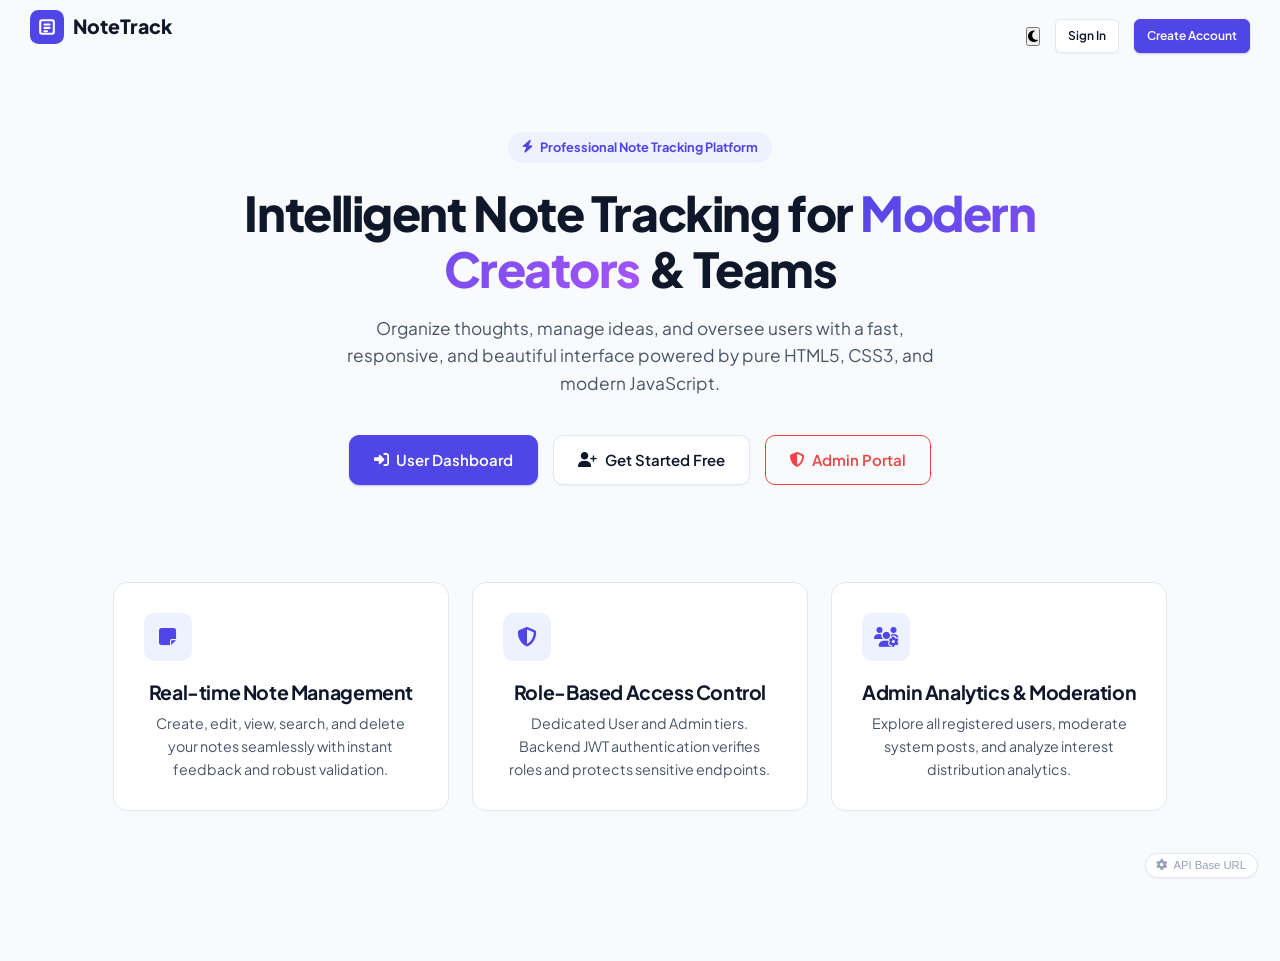
<file: index.html>
<!DOCTYPE html>
<html lang="en">
<head>
  <meta charset="UTF-8">
  <meta name="viewport" content="width=device-width, initial-scale=1.0">
  <title>NoteTrack SaaS - Professional Note Tracking System</title>
  <link rel="icon" type="image/svg+xml" href="assets/images/logo.svg">
  <link rel="stylesheet" href="https://cdnjs.cloudflare.com/ajax/libs/font-awesome/6.5.1/css/all.min.css">
  <link rel="stylesheet" href="assets/css/style.css">
  <link rel="stylesheet" href="assets/css/auth.css">
  <link rel="stylesheet" href="assets/css/responsive.css">
  <style>
    .landing-hero {
      min-height: 85vh;
      display: flex;
      flex-direction: column;
      align-items: center;
      justify-content: center;
      text-align: center;
      padding: 4rem 1.5rem;
      position: relative;
    }
    .landing-nav {
      height: 72px;
      display: flex;
      align-items: center;
      justify-content: space-between;
      padding: 0 2rem;
      max-width: 1300px;
      margin: 0 auto;
      width: 100%;
    }
    .hero-pill {
      display: inline-flex;
      align-items: center;
      gap: 0.5rem;
      padding: 0.35rem 0.9rem;
      background: var(--primary-light);
      color: var(--primary);
      border-radius: var(--radius-full);
      font-size: 0.85rem;
      font-weight: 700;
      margin-bottom: 1.5rem;
    }
    .hero-title {
      font-size: 3.2rem;
      font-weight: 800;
      line-height: 1.15;
      max-width: 800px;
      margin-bottom: 1.25rem;
      letter-spacing: -0.03em;
    }
    .hero-title span {
      background: linear-gradient(135deg, var(--primary) 0%, #a855f7 100%);
      -webkit-background-clip: text;
      -webkit-text-fill-color: transparent;
    }
    .hero-subtitle {
      font-size: 1.15rem;
      max-width: 620px;
      color: var(--text-secondary);
      margin-bottom: 2.5rem;
      line-height: 1.6;
    }
    .hero-actions {
      display: flex;
      align-items: center;
      gap: 1rem;
      flex-wrap: wrap;
      justify-content: center;
      margin-bottom: 3.5rem;
    }
    .preview-card {
      max-width: 960px;
      width: 100%;
      border-radius: var(--radius-xl);
      border: 1px solid var(--border-color);
      background-color: var(--bg-surface);
      box-shadow: var(--shadow-xl);
      padding: 1rem;
      margin: 0 auto;
      position: relative;
      overflow: hidden;
    }
    .feature-grid {
      display: grid;
      grid-template-columns: repeat(auto-fit, minmax(280px, 1fr));
      gap: 1.5rem;
      max-width: 1100px;
      margin: 3rem auto 6rem;
      padding: 0 1.5rem;
    }
    .feature-box {
      background: var(--bg-surface);
      border: 1px solid var(--border-color);
      border-radius: var(--radius-lg);
      padding: 2rem;
      transition: transform var(--transition-fast);
    }
    .feature-box:hover {
      transform: translateY(-4px);
    }
    .feature-icon-wrapper {
      width: 48px;
      height: 48px;
      border-radius: var(--radius-md);
      background: var(--primary-light);
      color: var(--primary);
      display: flex;
      align-items: center;
      justify-content: center;
      font-size: 1.3rem;
      margin-bottom: 1.25rem;
    }
  </style>
</head>
<body>
  <!-- Navigation Header -->
  <header class="landing-nav">
    <a href="index.html" class="auth-logo">
      <img src="assets/images/logo.svg" alt="NoteTrack" width="34" height="34">
      <span>NoteTrack</span>
    </a>
    <div class="d-flex align-center gap-2">
      <button class="icon-action-btn theme-toggle-btn" aria-label="Toggle theme">
        <i class="fa-solid fa-moon"></i>
      </button>
      <a href="login.html" class="btn btn-secondary btn-sm">Sign In</a>
      <a href="register.html" class="btn btn-primary btn-sm">Create Account</a>
    </div>
  </header>

  <!-- Hero Section -->
  <main class="landing-hero">
    <div class="hero-pill">
      <i class="fa-solid fa-bolt"></i> Professional Note Tracking Platform
    </div>
    <h1 class="hero-title">
      Intelligent Note Tracking for <span>Modern Creators</span> & Teams
    </h1>
    <p class="hero-subtitle">
      Organize thoughts, manage ideas, and oversee users with a fast, responsive, and beautiful interface powered by pure HTML5, CSS3, and modern JavaScript.
    </p>

    <div class="hero-actions">
      <a href="login.html" class="btn btn-primary btn-lg">
        <i class="fa-solid fa-right-to-bracket"></i> User Dashboard
      </a>
      <a href="register.html" class="btn btn-secondary btn-lg">
        <i class="fa-solid fa-user-plus"></i> Get Started Free
      </a>
      <a href="admin-login.html" class="btn btn-outline-danger btn-lg">
        <i class="fa-solid fa-shield-halved"></i> Admin Portal
      </a>
    </div>

    <!-- Feature Grid -->
    <div class="feature-grid">
      <div class="feature-box">
        <div class="feature-icon-wrapper">
          <i class="fa-solid fa-note-sticky"></i>
        </div>
        <h3>Real-time Note Management</h3>
        <p class="mt-1">Create, edit, view, search, and delete your notes seamlessly with instant feedback and robust validation.</p>
      </div>
      <div class="feature-box">
        <div class="feature-icon-wrapper">
          <i class="fa-solid fa-shield-halved"></i>
        </div>
        <h3>Role-Based Access Control</h3>
        <p class="mt-1">Dedicated User and Admin tiers. Backend JWT authentication verifies roles and protects sensitive endpoints.</p>
      </div>
      <div class="feature-box">
        <div class="feature-icon-wrapper">
          <i class="fa-solid fa-users-gear"></i>
        </div>
        <h3>Admin Analytics & Moderation</h3>
        <p class="mt-1">Explore all registered users, moderate system posts, and analyze interest distribution analytics.</p>
      </div>
    </div>
  </main>

  <!-- API Settings Pill -->
  <button class="api-config-trigger" onclick="UI.showApiConfigModal()">
    <i class="fa-solid fa-gear"></i> API Base URL
  </button>

  <script src="assets/js/config.js"></script>
  <script src="assets/js/api.js"></script>
  <script src="assets/js/ui.js"></script>
  <script src="assets/js/auth.js"></script>
  <script>
    // If user is already authenticated, automatically route them
    document.addEventListener('DOMContentLoaded', () => {
      if (Auth.isAuthenticated()) {
        const user = Auth.getCurrentUser();
        if (user && user.role === 'admin') {
          window.location.href = 'admin/dashboard.html';
        } else {
          window.location.href = 'user/dashboard.html';
        }
      }
    });
  </script>
</body>
</html>
</file>
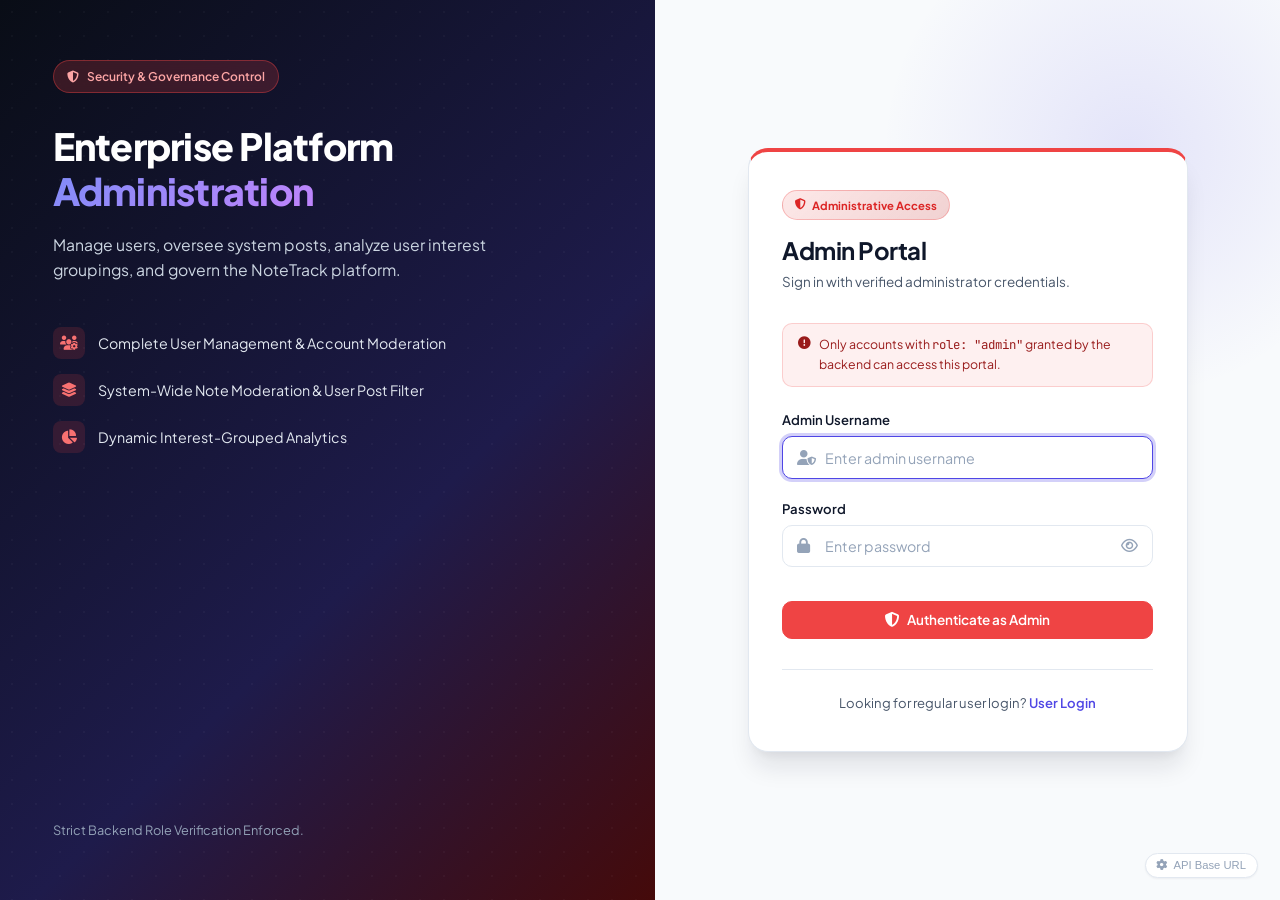
<file: admin-login.html>
<!DOCTYPE html>
<html lang="en">
<head>
  <meta charset="UTF-8">
  <meta name="viewport" content="width=device-width, initial-scale=1.0">
  <title>Admin Portal - NoteTrack SaaS</title>
  <link rel="icon" type="image/svg+xml" href="assets/images/logo.svg">
  <link rel="stylesheet" href="https://cdnjs.cloudflare.com/ajax/libs/font-awesome/6.5.1/css/all.min.css">
  <link rel="stylesheet" href="assets/css/style.css">
  <link rel="stylesheet" href="assets/css/auth.css">
  <link rel="stylesheet" href="assets/css/responsive.css">
  <style>
    .admin-auth-bg {
      background: linear-gradient(135deg, #090d16 0%, #1e1b4b 60%, #450a0a 100%);
    }
  </style>
</head>
<body>
  <div class="auth-wrapper">
    <!-- Brand Feature Sidebar (Admin Theme) -->
    <div class="auth-side-brand admin-auth-bg">
      <div class="auth-side-content">
        <div class="brand-badge" style="background: rgba(239, 68, 68, 0.2); border-color: rgba(239, 68, 68, 0.4); color: #fca5a5;">
          <i class="fa-solid fa-shield-halved"></i> Security & Governance Control
        </div>
        <h1>Enterprise Platform <span>Administration</span></h1>
        <p>Manage users, oversee system posts, analyze user interest groupings, and govern the NoteTrack platform.</p>

        <div class="feature-pill-list">
          <div class="feature-pill-item">
            <div class="feature-pill-icon" style="color: #f87171; background: rgba(239, 68, 68, 0.15);">
              <i class="fa-solid fa-users-gear"></i>
            </div>
            <span>Complete User Management & Account Moderation</span>
          </div>
          <div class="feature-pill-item">
            <div class="feature-pill-icon" style="color: #f87171; background: rgba(239, 68, 68, 0.15);">
              <i class="fa-solid fa-layer-group"></i>
            </div>
            <span>System-Wide Note Moderation & User Post Filter</span>
          </div>
          <div class="feature-pill-item">
            <div class="feature-pill-icon" style="color: #f87171; background: rgba(239, 68, 68, 0.15);">
              <i class="fa-solid fa-chart-pie"></i>
            </div>
            <span>Dynamic Interest-Grouped Analytics</span>
          </div>
        </div>
      </div>

      <div class="auth-side-footer">
        Strict Backend Role Verification Enforced.
      </div>
    </div>

    <!-- Admin Form Side -->
    <div class="auth-side-form">
      <div class="auth-card" style="border-top: 4px solid var(--danger);">
        <div class="auth-header">
          <div class="admin-badge">
            <i class="fa-solid fa-shield-halved"></i> Administrative Access
          </div>
          <h2>Admin Portal</h2>
          <p>Sign in with verified administrator credentials.</p>
        </div>

        <div class="admin-banner">
          <i class="fa-solid fa-circle-exclamation" style="margin-top: 2px;"></i>
          <span>Only accounts with <code>role: "admin"</code> granted by the backend can access this portal.</span>
        </div>

        <div id="auth-alert" class="alert alert-danger" style="display: none;"></div>

        <form id="admin-login-form" novalidate>
          <div class="form-group">
            <label class="form-label" for="username">Admin Username</label>
            <div class="input-group">
              <span class="input-icon-left"><i class="fa-solid fa-user-shield"></i></span>
              <input type="text" id="username" class="form-control" placeholder="Enter admin username" required autocomplete="username" autofocus>
            </div>
          </div>

          <div class="form-group">
            <label class="form-label" for="password">Password</label>
            <div class="input-group">
              <span class="input-icon-left"><i class="fa-solid fa-lock"></i></span>
              <input type="password" id="password" class="form-control" placeholder="Enter password" required autocomplete="current-password">
              <button type="button" class="input-icon-right" id="toggle-password" aria-label="Toggle password visibility">
                <i class="fa-regular fa-eye"></i>
              </button>
            </div>
          </div>

          <button type="submit" id="submit-btn" class="btn btn-danger w-100 mt-2">
            <i class="fa-solid fa-shield-halved"></i>
            <span>Authenticate as Admin</span>
          </button>
        </form>

        <div class="auth-footer-nav">
          Looking for regular user login? <a href="login.html">User Login</a>
        </div>
      </div>
    </div>
  </div>

  <!-- API Setting trigger -->
  <button class="api-config-trigger" onclick="UI.showApiConfigModal()">
    <i class="fa-solid fa-gear"></i> API Base URL
  </button>

  <script src="assets/js/config.js"></script>
  <script src="assets/js/api.js"></script>
  <script src="assets/js/ui.js"></script>
  <script src="assets/js/auth.js"></script>
  <script>
    document.addEventListener('DOMContentLoaded', () => {
      // If already logged in as admin, redirect to admin dashboard
      if (Auth.isAuthenticated()) {
        const u = Auth.getCurrentUser();
        if (u && u.role === 'admin') {
          window.location.href = 'admin/dashboard.html';
        }
      }

      // Password visibility toggle
      const toggleBtn = document.getElementById('toggle-password');
      const passwordInput = document.getElementById('password');
      toggleBtn.addEventListener('click', () => {
        const type = passwordInput.getAttribute('type') === 'password' ? 'text' : 'password';
        passwordInput.setAttribute('type', type);
        toggleBtn.innerHTML = type === 'password' 
          ? '<i class="fa-regular fa-eye"></i>' 
          : '<i class="fa-regular fa-eye-slash"></i>';
      });

      const form = document.getElementById('admin-login-form');
      const alertBox = document.getElementById('auth-alert');
      const submitBtn = document.getElementById('submit-btn');

      form.addEventListener('submit', async (e) => {
        e.preventDefault();
        alertBox.style.display = 'none';

        const username = document.getElementById('username').value.trim();
        const password = document.getElementById('password').value;

        if (!username || !password) {
          alertBox.textContent = 'Please enter both username and password.';
          alertBox.style.display = 'flex';
          return;
        }

        submitBtn.disabled = true;
        submitBtn.innerHTML = '<span class="spinner"></span> Verifying Admin Privileges...';

        try {
          const res = await Auth.adminLogin(username, password);
          UI.showToast(`Welcome Admin, ${res.user.username}!`, 'success');

          setTimeout(() => {
            window.location.href = 'admin/dashboard.html';
          }, 800);
        } catch (error) {
          submitBtn.disabled = false;
          submitBtn.innerHTML = '<i class="fa-solid fa-shield-halved"></i> <span>Authenticate as Admin</span>';
          alertBox.textContent = error.message;
          alertBox.style.display = 'flex';
          UI.showToast(error.message, 'error');
        }
      });
    });
  </script>
</body>
</html>
</file>
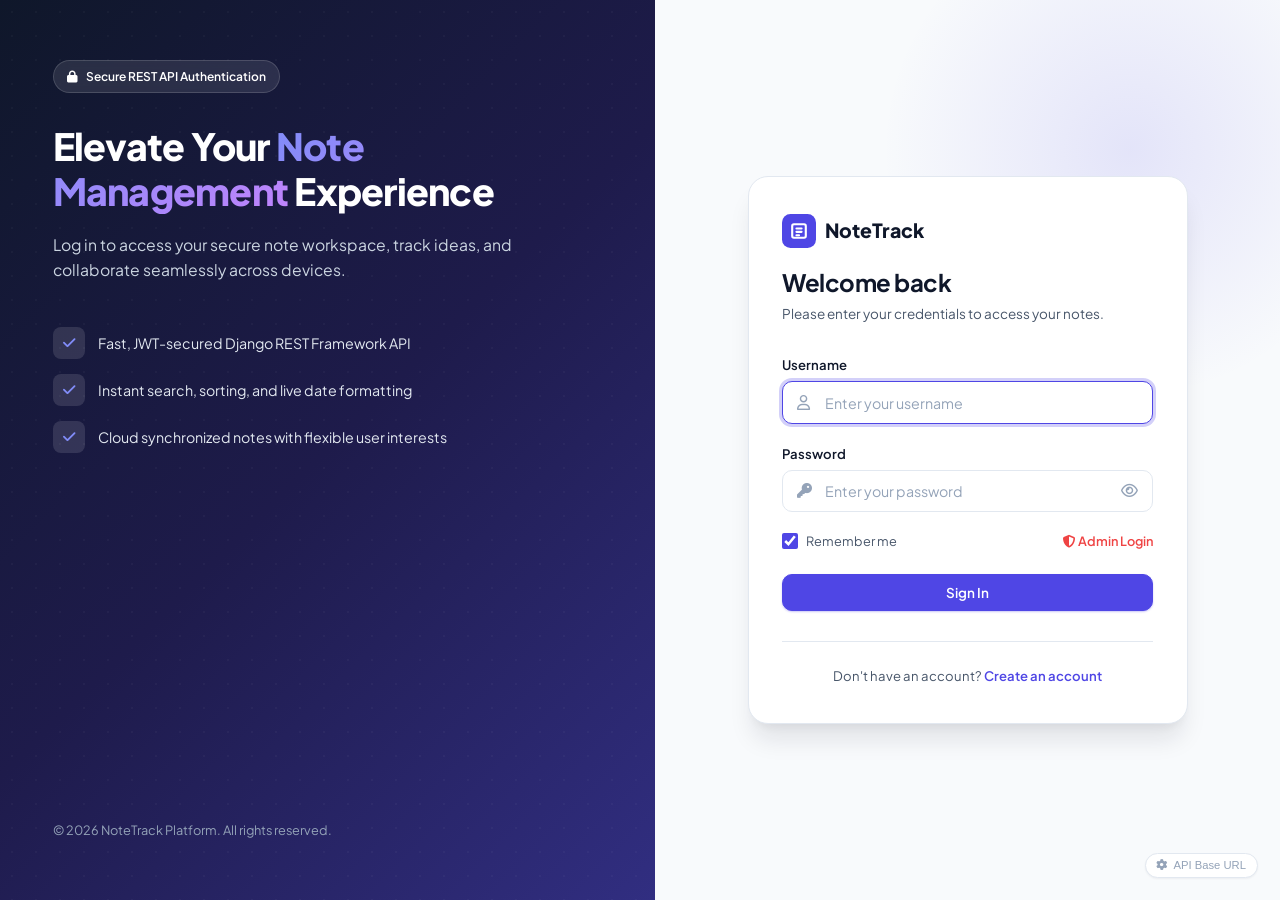
<file: login.html>
<!DOCTYPE html>
<html lang="en">
<head>
  <meta charset="UTF-8">
  <meta name="viewport" content="width=device-width, initial-scale=1.0">
  <title>Sign In - NoteTrack SaaS</title>
  <link rel="icon" type="image/svg+xml" href="assets/images/logo.svg">
  <link rel="stylesheet" href="https://cdnjs.cloudflare.com/ajax/libs/font-awesome/6.5.1/css/all.min.css">
  <link rel="stylesheet" href="assets/css/style.css">
  <link rel="stylesheet" href="assets/css/auth.css">
  <link rel="stylesheet" href="assets/css/responsive.css">
</head>
<body>
  <div class="auth-wrapper">
    <!-- Brand Feature Sidebar -->
    <div class="auth-side-brand">
      <div class="auth-side-content">
        <div class="brand-badge">
          <i class="fa-solid fa-lock"></i> Secure REST API Authentication
        </div>
        <h1>Elevate Your <span>Note Management</span> Experience</h1>
        <p>Log in to access your secure note workspace, track ideas, and collaborate seamlessly across devices.</p>

        <div class="feature-pill-list">
          <div class="feature-pill-item">
            <div class="feature-pill-icon"><i class="fa-solid fa-check"></i></div>
            <span>Fast, JWT-secured Django REST Framework API</span>
          </div>
          <div class="feature-pill-item">
            <div class="feature-pill-icon"><i class="fa-solid fa-check"></i></div>
            <span>Instant search, sorting, and live date formatting</span>
          </div>
          <div class="feature-pill-item">
            <div class="feature-pill-icon"><i class="fa-solid fa-check"></i></div>
            <span>Cloud synchronized notes with flexible user interests</span>
          </div>
        </div>
      </div>

      <div class="auth-side-footer">
        &copy; 2026 NoteTrack Platform. All rights reserved.
      </div>
    </div>

    <!-- Login Form Side -->
    <div class="auth-side-form">
      <div class="auth-card">
        <div class="auth-header">
          <a href="index.html" class="auth-logo">
            <img src="assets/images/logo.svg" alt="NoteTrack" width="34" height="34">
            <span>NoteTrack</span>
          </a>
          <h2>Welcome back</h2>
          <p>Please enter your credentials to access your notes.</p>
        </div>

        <div id="auth-alert" class="alert alert-danger" style="display: none;"></div>

        <form id="login-form" novalidate>
          <div class="form-group">
            <label class="form-label" for="username">Username</label>
            <div class="input-group">
              <span class="input-icon-left"><i class="fa-regular fa-user"></i></span>
              <input type="text" id="username" class="form-control" placeholder="Enter your username" required autocomplete="username" autofocus>
            </div>
          </div>

          <div class="form-group">
            <label class="form-label" for="password">Password</label>
            <div class="input-group">
              <span class="input-icon-left"><i class="fa-solid fa-key"></i></span>
              <input type="password" id="password" class="form-control" placeholder="Enter your password" required autocomplete="current-password">
              <button type="button" class="input-icon-right" id="toggle-password" aria-label="Toggle password visibility">
                <i class="fa-regular fa-eye"></i>
              </button>
            </div>
          </div>

          <div class="auth-options">
            <label class="form-check">
              <input type="checkbox" id="remember-me" checked>
              <span>Remember me</span>
            </label>
            <a href="admin-login.html" style="font-size: 0.85rem; font-weight: 600; color: var(--danger);">
              <i class="fa-solid fa-shield-halved"></i> Admin Login
            </a>
          </div>

          <button type="submit" id="submit-btn" class="btn btn-primary w-100">
            <span>Sign In</span>
          </button>
        </form>

        <div class="auth-footer-nav">
          Don't have an account? <a href="register.html">Create an account</a>
        </div>
      </div>
    </div>
  </div>

  <!-- API Setting trigger -->
  <button class="api-config-trigger" onclick="UI.showApiConfigModal()">
    <i class="fa-solid fa-gear"></i> API Base URL
  </button>

  <script src="assets/js/config.js"></script>
  <script src="assets/js/api.js"></script>
  <script src="assets/js/ui.js"></script>
  <script src="assets/js/auth.js"></script>
  <script>
    document.addEventListener('DOMContentLoaded', () => {
      // If already logged in, redirect away
      Auth.redirectIfAuthenticated();

      // Password visibility toggle
      const toggleBtn = document.getElementById('toggle-password');
      const passwordInput = document.getElementById('password');
      toggleBtn.addEventListener('click', () => {
        const type = passwordInput.getAttribute('type') === 'password' ? 'text' : 'password';
        passwordInput.setAttribute('type', type);
        toggleBtn.innerHTML = type === 'password' 
          ? '<i class="fa-regular fa-eye"></i>' 
          : '<i class="fa-regular fa-eye-slash"></i>';
      });

      // Handle form submission
      const form = document.getElementById('login-form');
      const alertBox = document.getElementById('auth-alert');
      const submitBtn = document.getElementById('submit-btn');

      form.addEventListener('submit', async (e) => {
        e.preventDefault();
        alertBox.style.display = 'none';

        const username = document.getElementById('username').value.trim();
        const password = document.getElementById('password').value;

        if (!username || !password) {
          alertBox.textContent = 'Please enter both username and password.';
          alertBox.style.display = 'flex';
          return;
        }

        // Loading state
        submitBtn.disabled = true;
        submitBtn.innerHTML = '<span class="spinner"></span> Authenticating...';

        try {
          const res = await Auth.login(username, password);
          UI.showToast('Login successful! Redirecting...', 'success');

          setTimeout(() => {
            if (res.user && res.user.role === 'admin') {
              window.location.href = 'admin/dashboard.html';
            } else {
              window.location.href = 'user/dashboard.html';
            }
          }, 800);
        } catch (error) {
          submitBtn.disabled = false;
          submitBtn.innerHTML = '<span>Sign In</span>';
          alertBox.textContent = error.message;
          alertBox.style.display = 'flex';
          UI.showToast(error.message, 'error');
        }
      });
    });
  </script>
</body>
</html>
</file>
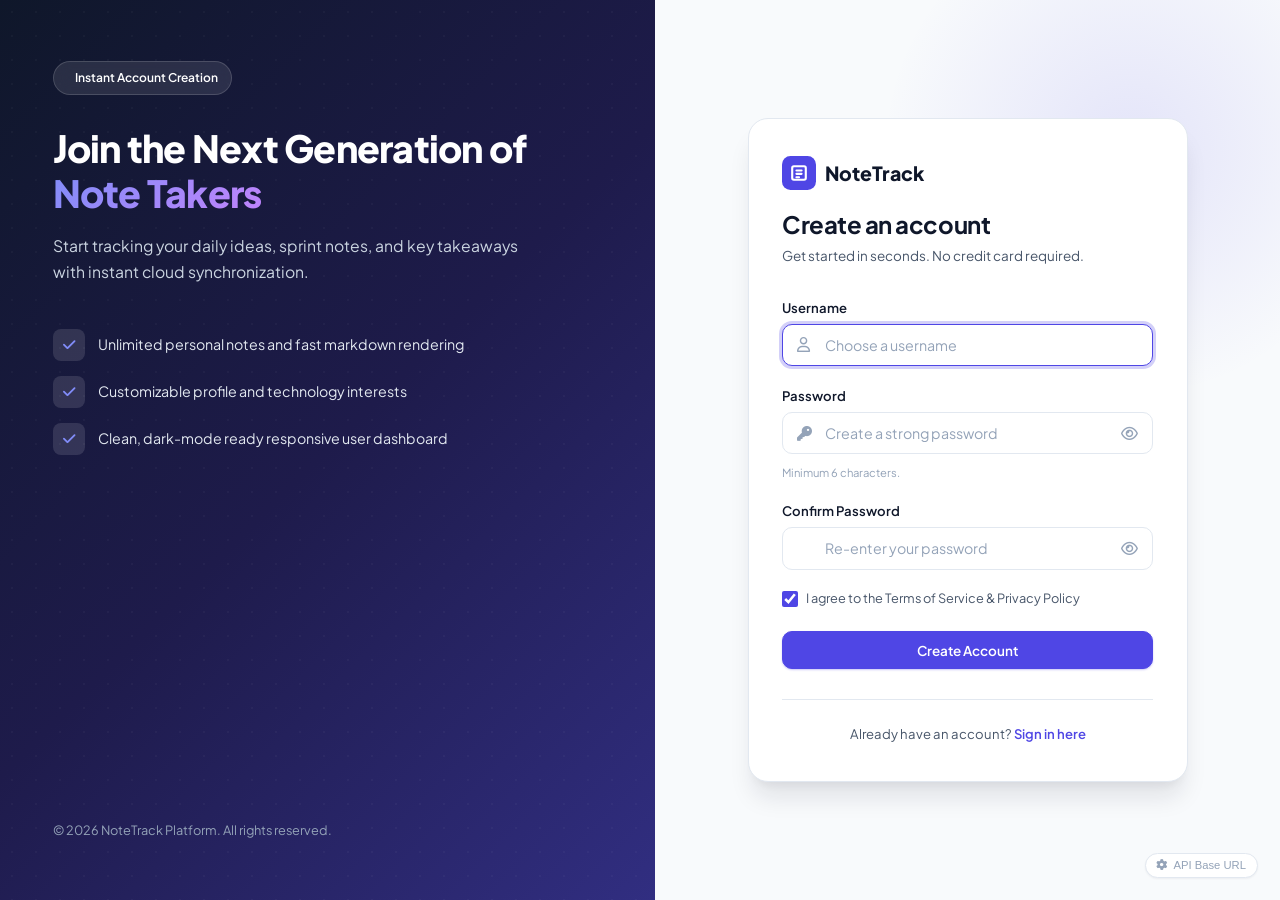
<file: register.html>
<!DOCTYPE html>
<html lang="en">
<head>
  <meta charset="UTF-8">
  <meta name="viewport" content="width=device-width, initial-scale=1.0">
  <title>Create Account - NoteTrack SaaS</title>
  <link rel="icon" type="image/svg+xml" href="assets/images/logo.svg">
  <link rel="stylesheet" href="https://cdnjs.cloudflare.com/ajax/libs/font-awesome/6.5.1/css/all.min.css">
  <link rel="stylesheet" href="assets/css/style.css">
  <link rel="stylesheet" href="assets/css/auth.css">
  <link rel="stylesheet" href="assets/css/responsive.css">
</head>
<body>
  <div class="auth-wrapper">
    <!-- Brand Feature Sidebar -->
    <div class="auth-side-brand">
      <div class="auth-side-content">
        <div class="brand-badge">
          <i class="fa-solid fa-sparkles"></i> Instant Account Creation
        </div>
        <h1>Join the Next Generation of <span>Note Takers</span></h1>
        <p>Start tracking your daily ideas, sprint notes, and key takeaways with instant cloud synchronization.</p>

        <div class="feature-pill-list">
          <div class="feature-pill-item">
            <div class="feature-pill-icon"><i class="fa-solid fa-check"></i></div>
            <span>Unlimited personal notes and fast markdown rendering</span>
          </div>
          <div class="feature-pill-item">
            <div class="feature-pill-icon"><i class="fa-solid fa-check"></i></div>
            <span>Customizable profile and technology interests</span>
          </div>
          <div class="feature-pill-item">
            <div class="feature-pill-icon"><i class="fa-solid fa-check"></i></div>
            <span>Clean, dark-mode ready responsive user dashboard</span>
          </div>
        </div>
      </div>

      <div class="auth-side-footer">
        &copy; 2026 NoteTrack Platform. All rights reserved.
      </div>
    </div>

    <!-- Registration Form Side -->
    <div class="auth-side-form">
      <div class="auth-card">
        <div class="auth-header">
          <a href="index.html" class="auth-logo">
            <img src="assets/images/logo.svg" alt="NoteTrack" width="34" height="34">
            <span>NoteTrack</span>
          </a>
          <h2>Create an account</h2>
          <p>Get started in seconds. No credit card required.</p>
        </div>

        <div id="auth-alert" class="alert alert-danger" style="display: none;"></div>

        <form id="register-form" novalidate>
          <div class="form-group">
            <label class="form-label" for="username">Username</label>
            <div class="input-group">
              <span class="input-icon-left"><i class="fa-regular fa-user"></i></span>
              <input type="text" id="username" class="form-control" placeholder="Choose a username" required autocomplete="username" autofocus>
            </div>
          </div>

          <div class="form-group">
            <label class="form-label" for="password">Password</label>
            <div class="input-group">
              <span class="input-icon-left"><i class="fa-solid fa-key"></i></span>
              <input type="password" id="password" class="form-control" placeholder="Create a strong password" required autocomplete="new-password">
              <button type="button" class="input-icon-right toggle-pwd" data-target="password" aria-label="Toggle password visibility">
                <i class="fa-regular fa-eye"></i>
              </button>
            </div>
            <span class="text-muted" style="font-size: 0.75rem; margin-top: 0.2rem;">Minimum 6 characters.</span>
          </div>

          <div class="form-group">
            <label class="form-label" for="confirm-password">Confirm Password</label>
            <div class="input-group">
              <span class="input-icon-left"><i class="fa-solid fa-shield-check"></i></span>
              <input type="password" id="confirm-password" class="form-control" placeholder="Re-enter your password" required autocomplete="new-password">
              <button type="button" class="input-icon-right toggle-pwd" data-target="confirm-password" aria-label="Toggle password visibility">
                <i class="fa-regular fa-eye"></i>
              </button>
            </div>
          </div>

          <div class="form-group mb-3">
            <label class="form-check">
              <input type="checkbox" id="terms-agree" checked required>
              <span>I agree to the Terms of Service & Privacy Policy</span>
            </label>
          </div>

          <button type="submit" id="submit-btn" class="btn btn-primary w-100">
            <span>Create Account</span>
          </button>
        </form>

        <div class="auth-footer-nav">
          Already have an account? <a href="login.html">Sign in here</a>
        </div>
      </div>
    </div>
  </div>

  <!-- API Setting trigger -->
  <button class="api-config-trigger" onclick="UI.showApiConfigModal()">
    <i class="fa-solid fa-gear"></i> API Base URL
  </button>

  <script src="assets/js/config.js"></script>
  <script src="assets/js/api.js"></script>
  <script src="assets/js/ui.js"></script>
  <script src="assets/js/auth.js"></script>
  <script>
    document.addEventListener('DOMContentLoaded', () => {
      Auth.redirectIfAuthenticated();

      // Password visibility togglers
      document.querySelectorAll('.toggle-pwd').forEach(btn => {
        btn.addEventListener('click', () => {
          const targetId = btn.getAttribute('data-target');
          const input = document.getElementById(targetId);
          const type = input.getAttribute('type') === 'password' ? 'text' : 'password';
          input.setAttribute('type', type);
          btn.innerHTML = type === 'password' 
            ? '<i class="fa-regular fa-eye"></i>' 
            : '<i class="fa-regular fa-eye-slash"></i>';
        });
      });

      const form = document.getElementById('register-form');
      const alertBox = document.getElementById('auth-alert');
      const submitBtn = document.getElementById('submit-btn');

      form.addEventListener('submit', async (e) => {
        e.preventDefault();
        alertBox.style.display = 'none';

        const username = document.getElementById('username').value.trim();
        const password = document.getElementById('password').value;
        const confirmPassword = document.getElementById('confirm-password').value;
        const termsAgree = document.getElementById('terms-agree').checked;

        if (!username) {
          alertBox.textContent = 'Please choose a username.';
          alertBox.style.display = 'flex';
          return;
        }

        if (password.length < 6) {
          alertBox.textContent = 'Password must be at least 6 characters.';
          alertBox.style.display = 'flex';
          return;
        }

        if (password !== confirmPassword) {
          alertBox.textContent = 'Passwords do not match.';
          alertBox.style.display = 'flex';
          return;
        }

        if (!termsAgree) {
          alertBox.textContent = 'You must agree to the Terms of Service.';
          alertBox.style.display = 'flex';
          return;
        }

        submitBtn.disabled = true;
        submitBtn.innerHTML = '<span class="spinner"></span> Creating account...';

        try {
          const res = await Auth.register(username, password);
          sessionStorage.setItem('flash_success_message', 'Account registered successfully! Please log in.');
          UI.showToast('Account created! Redirecting to login...', 'success');
          setTimeout(() => {
            window.location.href = 'login.html';
          }, 900);
        } catch (error) {
          submitBtn.disabled = false;
          submitBtn.innerHTML = '<span>Create Account</span>';
          alertBox.textContent = error.message;
          alertBox.style.display = 'flex';
          UI.showToast(error.message, 'error');
        }
      });
    });
  </script>
</body>
</html>
</file>
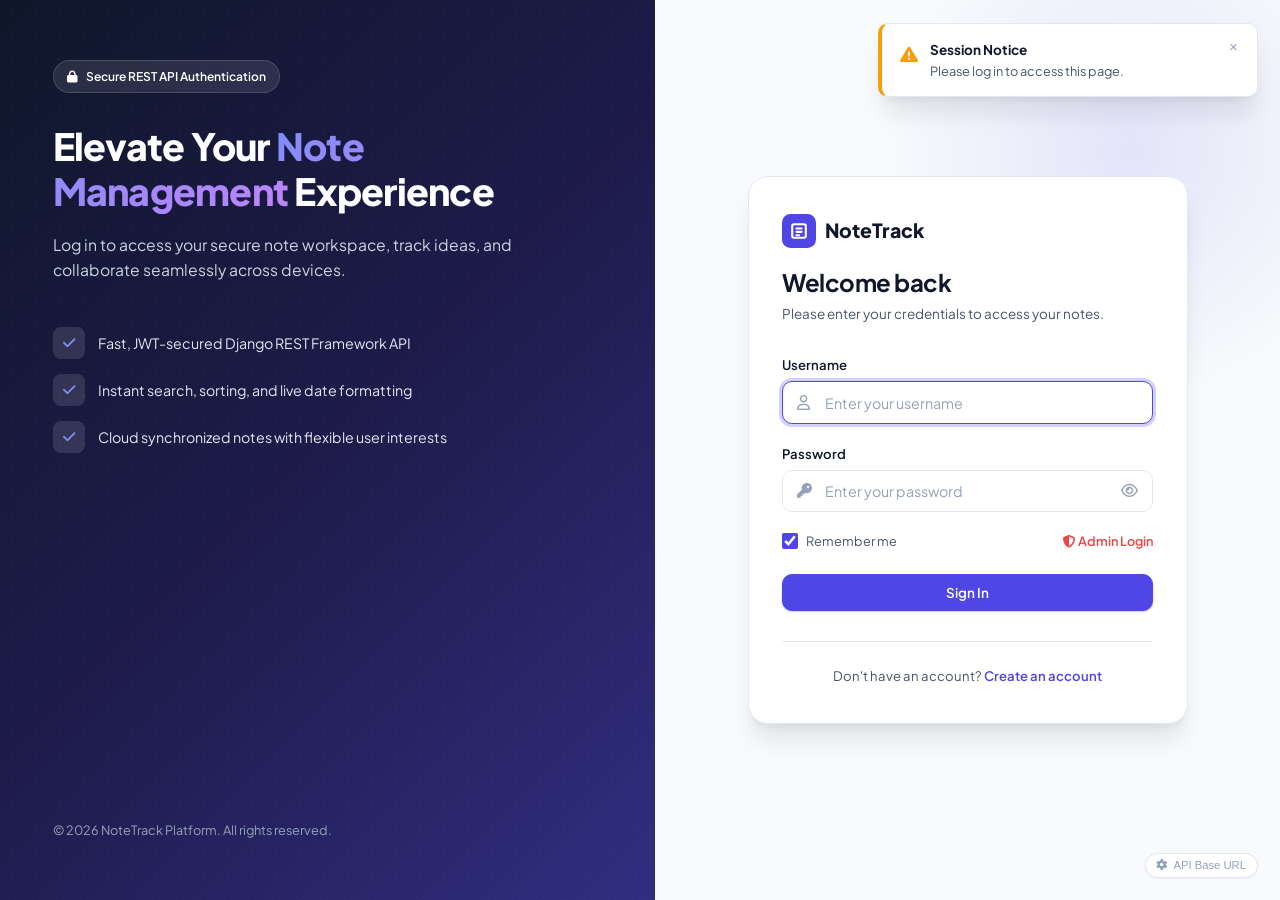
<file: admin/dashboard.html>
<!DOCTYPE html>
<html lang="en">
<head>
  <meta charset="UTF-8">
  <meta name="viewport" content="width=device-width, initial-scale=1.0">
  <title>Admin Dashboard - NoteTrack</title>
  <link rel="icon" type="image/svg+xml" href="../assets/images/logo.svg">
  <link rel="stylesheet" href="https://cdnjs.cloudflare.com/ajax/libs/font-awesome/6.5.1/css/all.min.css">
  <link rel="stylesheet" href="../assets/css/style.css">
  <link rel="stylesheet" href="../assets/css/dashboard.css">
  <link rel="stylesheet" href="../assets/css/responsive.css">
  <style>
    .interest-analytics-grid {
      display: grid;
      grid-template-columns: repeat(auto-fit, minmax(280px, 1fr));
      gap: 1.25rem;
      margin-bottom: 2.5rem;
    }
    .interest-box {
      background-color: var(--bg-surface);
      border: 1px solid var(--border-color);
      border-radius: var(--radius-lg);
      padding: 1.5rem;
      box-shadow: var(--shadow-sm);
      transition: transform var(--transition-fast);
    }
    .interest-box:hover {
      transform: translateY(-2px);
      box-shadow: var(--shadow-md);
    }
    .interest-box-header {
      display: flex;
      align-items: center;
      justify-content: space-between;
      margin-bottom: 1rem;
    }
    .interest-box-title {
      font-size: 1.05rem;
      font-weight: 700;
      color: var(--text-primary);
    }
  </style>
</head>
<body>
  <div class="app-layout">
    <!-- Admin Sidebar -->
    <aside class="app-sidebar">
      <div class="sidebar-header">
        <a href="dashboard.html" class="sidebar-brand">
          <img src="../assets/images/logo.svg" alt="NoteTrack" width="28" height="28">
          <span>NoteTrack <span class="badge badge-danger" style="font-size: 0.65rem; margin-left: 0.25rem;">ADMIN</span></span>
        </a>
      </div>

      <nav class="sidebar-nav">
        <div class="nav-section-title">Administration</div>
        <a href="dashboard.html" class="nav-item active">
          <i class="fa-solid fa-gauge-high"></i>
          <span>Overview</span>
        </a>
        <a href="users.html" class="nav-item">
          <i class="fa-solid fa-users"></i>
          <span>User Management</span>
        </a>
        <a href="notes.html" class="nav-item">
          <i class="fa-solid fa-layer-group"></i>
          <span>All Notes</span>
        </a>

        <div class="nav-section-title">User Workspace</div>
        <a href="../user/dashboard.html" class="nav-item">
          <i class="fa-regular fa-note-sticky"></i>
          <span>Switch to User View</span>
        </a>
      </nav>

      <div class="sidebar-footer">
        <div class="user-quick-profile">
          <div class="user-avatar" style="background: linear-gradient(135deg, #ef4444 0%, #b91c1c 100%);">A</div>
          <div class="user-details-mini">
            <div class="user-name-mini user-name-label">Administrator</div>
            <div class="user-role-mini">
              <span class="badge badge-danger user-role-badge">Admin</span>
            </div>
          </div>
          <button class="action-btn btn-logout-trigger" title="Log Out" style="color: #ef4444;">
            <i class="fa-solid fa-arrow-right-from-bracket"></i>
          </button>
        </div>
      </div>
    </aside>

    <!-- Main Content Area -->
    <div class="app-main">
      <!-- Topbar Header -->
      <header class="app-topbar">
        <div class="topbar-left">
          <button class="sidebar-toggle-btn" id="sidebar-toggle-btn" aria-label="Toggle navigation">
            <i class="fa-solid fa-bars"></i>
          </button>
          <div class="page-breadcrumb">
            <a href="dashboard.html">Admin</a>
            <i class="fa-solid fa-chevron-right" style="font-size: 0.7rem;"></i>
            <span>Overview</span>
          </div>
        </div>

        <div class="topbar-right">
          <button class="icon-action-btn theme-toggle-btn" onclick="UI.toggleTheme()" aria-label="Toggle theme">
            <i class="fa-solid fa-moon"></i>
          </button>

          <button class="icon-action-btn" onclick="UI.showApiConfigModal()" title="API Settings">
            <i class="fa-solid fa-gear"></i>
          </button>

          <!-- Admin Profile Dropdown -->
          <div class="profile-dropdown-wrapper">
            <button class="profile-trigger" data-dropdown-target="admin-dropdown-menu" aria-label="Admin menu">
              <div class="user-avatar" style="background: linear-gradient(135deg, #ef4444 0%, #b91c1c 100%);">A</div>
              <i class="fa-solid fa-chevron-down" style="font-size: 0.75rem; color: var(--text-muted);"></i>
            </button>
            <div class="dropdown-menu" id="admin-dropdown-menu">
              <div class="dropdown-header">
                <div class="dropdown-user-name user-name-label">Administrator</div>
                <div class="dropdown-user-email user-email-label">admin@notetrack.com</div>
              </div>
              <a href="users.html" class="dropdown-item">
                <i class="fa-solid fa-users"></i> Manage Users
              </a>
              <a href="notes.html" class="dropdown-item">
                <i class="fa-solid fa-layer-group"></i> Manage Notes
              </a>
              <button class="dropdown-item text-danger btn-logout-trigger">
                <i class="fa-solid fa-arrow-right-from-bracket"></i> Sign Out
              </button>
            </div>
          </div>
        </div>
      </header>

      <!-- Dashboard View Body -->
      <main class="page-content">
        <div class="page-header-row">
          <div class="page-title-group">
            <h1>Platform Administration</h1>
            <p>System metrics, user directory, and content governance.</p>
          </div>
          <div class="d-flex align-center gap-2">
            <button id="btn-refresh-admin" class="btn btn-secondary">
              <i class="fa-solid fa-rotate-right"></i> Refresh
            </button>
            <a href="users.html" class="btn btn-primary">
              <i class="fa-solid fa-users"></i> View All Users
            </a>
          </div>
        </div>

        <!-- Metric Cards -->
        <div class="stat-grid">
          <div class="stat-card">
            <div class="stat-icon stat-icon-indigo">
              <i class="fa-solid fa-users"></i>
            </div>
            <div class="stat-info">
              <div class="stat-value" id="stat-admin-users">0</div>
              <div class="stat-label">Total Users Registered</div>
            </div>
          </div>

          <div class="stat-card">
            <div class="stat-icon stat-icon-emerald">
              <i class="fa-solid fa-note-sticky"></i>
            </div>
            <div class="stat-info">
              <div class="stat-value" id="stat-admin-notes">0</div>
              <div class="stat-label">Total System Notes</div>
            </div>
          </div>

          <div class="stat-card">
            <div class="stat-icon stat-icon-amber">
              <i class="fa-solid fa-tags"></i>
            </div>
            <div class="stat-info">
              <div class="stat-value" id="stat-admin-interests">0</div>
              <div class="stat-label">Active Interest Groups</div>
            </div>
          </div>

          <div class="stat-card">
            <div class="stat-icon stat-icon-sky">
              <i class="fa-solid fa-server"></i>
            </div>
            <div class="stat-info">
              <div class="stat-value" style="font-size: 1.15rem; color: var(--success); font-weight: 700;">Operational</div>
              <div class="stat-label">System Service Status</div>
            </div>
          </div>
        </div>

        <!-- Section: User Interests Analytics -->
        <div class="d-flex align-center justify-between mb-2">
          <div>
            <h2>Users Grouped by Interests</h2>
            <p style="font-size: 0.85rem;">Topic distribution analytics across all users</p>
          </div>
        </div>

        <div class="interest-analytics-grid" id="interests-grid">
          <div class="skeleton skeleton-card"></div>
          <div class="skeleton skeleton-card"></div>
          <div class="skeleton skeleton-card"></div>
        </div>

        <!-- Section: Recent System Notes -->
        <div class="d-flex align-center justify-between mb-2 mt-3">
          <div>
            <h2>System Notes Overview</h2>
            <p style="font-size: 0.85rem;">Latest notes created across all platform users via <code>/api/note-lists/</code></p>
          </div>
          <a href="notes.html" class="btn btn-secondary btn-sm">Manage All Notes</a>
        </div>

        <div class="table-card">
          <div class="table-responsive">
            <table class="table">
              <thead>
                <tr>
                  <th>Title</th>
                  <th>Author</th>
                  <th>Created</th>
                  <th>Updated</th>
                  <th style="text-align: right;">Actions</th>
                </tr>
              </thead>
              <tbody id="admin-recent-notes-tbody">
                <tr>
                  <td colspan="5" class="text-center text-muted" style="padding: 2rem;">
                    <span class="spinner spinner-primary"></span> Loading system notes...
                  </td>
                </tr>
              </tbody>
            </table>
          </div>
        </div>
      </main>
    </div>
  </div>

  <script src="../assets/js/config.js"></script>
  <script src="../assets/js/api.js"></script>
  <script src="../assets/js/ui.js"></script>
  <script src="../assets/js/auth.js"></script>
  <script src="../assets/js/admin.js"></script>
  <script>
    async function loadAdminDashboard() {
      try {
        // Parallel requests
        const [usersRes, notesRes, interests] = await Promise.all([
          Admin.getAllUsers(),
          Admin.getAllNotes(),
          Admin.getInterestsGrouped()
        ]);

        // Stats
        document.getElementById('stat-admin-users').textContent = usersRes.count || usersRes.users.length;
        document.getElementById('stat-admin-notes').textContent = notesRes.count || notesRes.notes.length;
        document.getElementById('stat-admin-interests').textContent = interests.length;

        // Render Interests
        renderInterestGroups(interests);

        // Render Recent Notes
        renderRecentNotes(notesRes.notes);
      } catch (err) {
        UI.showToast(err.message, 'error', 'Admin Load Failed');
      }
    }

    function renderInterestGroups(interests) {
      const container = document.getElementById('interests-grid');
      container.innerHTML = '';

      if (!interests || interests.length === 0) {
        container.innerHTML = `
          <div class="card p-3 text-center text-muted w-100" style="grid-column: 1 / -1;">
            No user interests grouped yet. Users can add interests in their profile.
          </div>
        `;
        return;
      }

      interests.forEach(group => {
        const box = document.createElement('div');
        box.className = 'interest-box';
        const users = group.users || [];
        box.innerHTML = `
          <div class="interest-box-header">
            <div class="interest-box-title">
              <i class="fa-solid fa-bookmark" style="color: var(--primary); margin-right: 0.4rem;"></i>
              ${UI.escapeHTML(group.interest)}
            </div>
            <span class="badge badge-primary">${users.length} ${users.length === 1 ? 'user' : 'users'}</span>
          </div>
          <div class="tag-list">
            ${users.map(u => `<span class="tag-chip"><i class="fa-regular fa-user"></i> ${UI.escapeHTML(u)}</span>`).join('')}
          </div>
        `;
        container.appendChild(box);
      });
    }

    function renderRecentNotes(notes) {
      const tbody = document.getElementById('admin-recent-notes-tbody');
      tbody.innerHTML = '';

      if (!notes || notes.length === 0) {
        tbody.innerHTML = `
          <tr>
            <td colspan="5" class="text-center text-muted" style="padding: 2.5rem;">
              No notes exist in the system yet.
            </td>
          </tr>
        `;
        return;
      }

      const recentNotes = notes.slice(0, 5);

      recentNotes.forEach(note => {
        const tr = document.createElement('tr');
        tr.innerHTML = `
          <td>
            <strong>${UI.escapeHTML(note.title)}</strong>
            <div class="text-muted" style="font-size: 0.8rem; max-width: 350px; overflow: hidden; text-overflow: ellipsis; white-space: nowrap;">
              ${UI.escapeHTML(note.description)}
            </div>
          </td>
          <td>
            <span class="badge badge-secondary"><i class="fa-regular fa-user"></i> ${UI.escapeHTML(note.username || 'User')}</span>
          </td>
          <td style="font-size: 0.85rem; color: var(--text-secondary);">
            ${UI.formatDate(note.created_at)}
          </td>
          <td style="font-size: 0.85rem; color: var(--text-secondary);">
            ${UI.timeAgo(note.updated_at || note.created_at)}
          </td>
          <td style="text-align: right;">
            <button class="action-btn btn-edit-note" data-id="${note.id}" title="Edit Note">
              <i class="fa-solid fa-pen-to-square"></i>
            </button>
            <button class="action-btn delete btn-delete-note" data-id="${note.id}" data-title="${UI.escapeHTML(note.title)}" title="Delete Note">
              <i class="fa-regular fa-trash-can"></i>
            </button>
          </td>
        `;

        tr.querySelector('.btn-edit-note').onclick = () => {
          Admin.openEditNoteModal(note, () => loadAdminDashboard());
        };

        tr.querySelector('.btn-delete-note').onclick = () => {
          Admin.confirmDeleteNote(note.id, note.title, () => loadAdminDashboard());
        };

        tbody.appendChild(tr);
      });
    }

    document.addEventListener('DOMContentLoaded', () => {
      // Guard: strictly require admin
      if (!Auth.requireAuth('admin')) return;

      loadAdminDashboard();

      document.getElementById('btn-refresh-admin').addEventListener('click', () => {
        UI.showToast('Refreshing admin metrics...', 'info', '', 1500);
        loadAdminDashboard();
      });
    });
  </script>
</body>
</html>
</file>
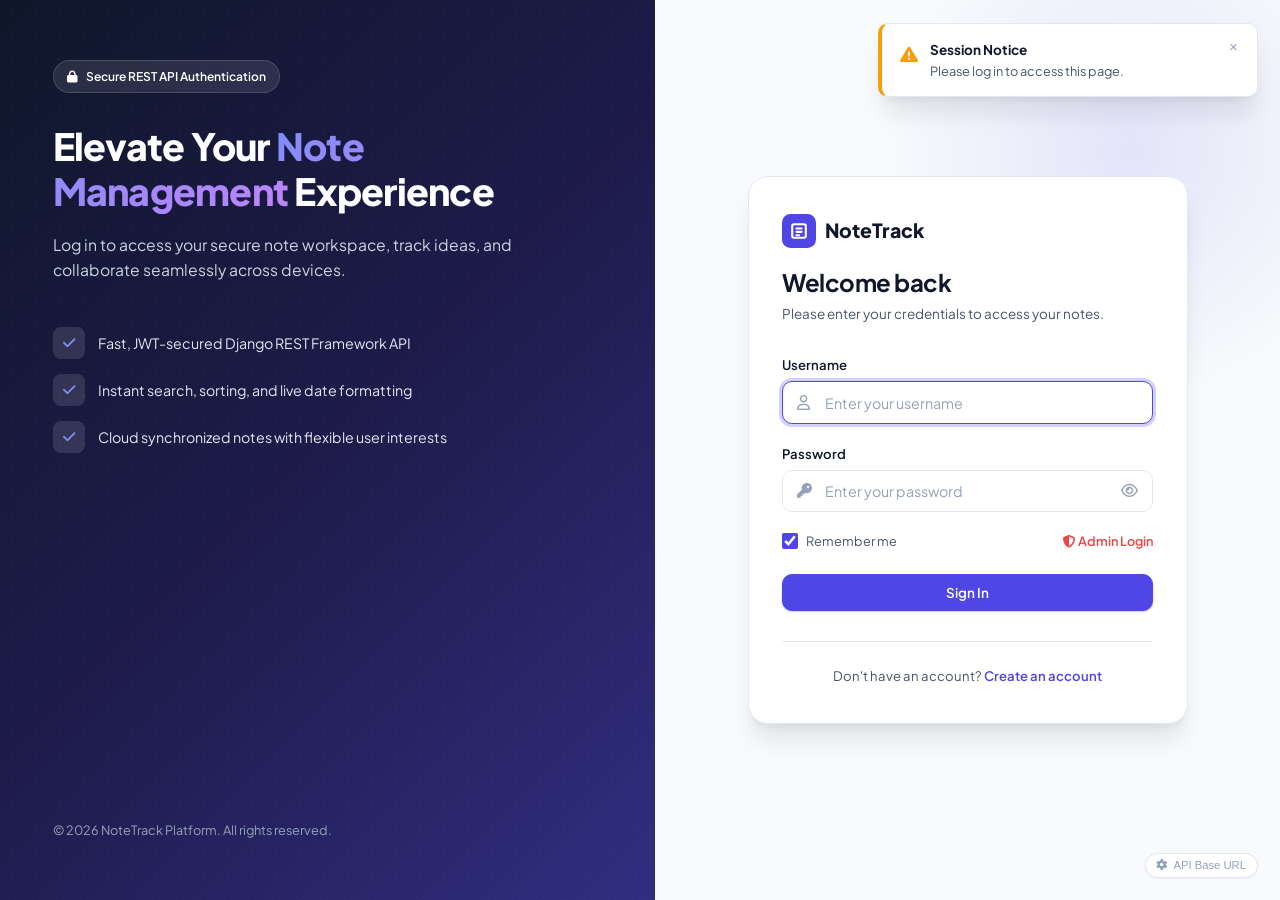
<file: admin/notes.html>
<!DOCTYPE html>
<html lang="en">
<head>
  <meta charset="UTF-8">
  <meta name="viewport" content="width=device-width, initial-scale=1.0">
  <title>Manage All Notes - NoteTrack Admin</title>
  <link rel="icon" type="image/svg+xml" href="../assets/images/logo.svg">
  <link rel="stylesheet" href="https://cdnjs.cloudflare.com/ajax/libs/font-awesome/6.5.1/css/all.min.css">
  <link rel="stylesheet" href="../assets/css/style.css">
  <link rel="stylesheet" href="../assets/css/dashboard.css">
  <link rel="stylesheet" href="../assets/css/responsive.css">
</head>
<body>
  <div class="app-layout">
    <!-- Admin Sidebar -->
    <aside class="app-sidebar">
      <div class="sidebar-header">
        <a href="dashboard.html" class="sidebar-brand">
          <img src="../assets/images/logo.svg" alt="NoteTrack" width="28" height="28">
          <span>NoteTrack <span class="badge badge-danger" style="font-size: 0.65rem; margin-left: 0.25rem;">ADMIN</span></span>
        </a>
      </div>

      <nav class="sidebar-nav">
        <div class="nav-section-title">Administration</div>
        <a href="dashboard.html" class="nav-item">
          <i class="fa-solid fa-gauge-high"></i>
          <span>Overview</span>
        </a>
        <a href="users.html" class="nav-item">
          <i class="fa-solid fa-users"></i>
          <span>User Management</span>
        </a>
        <a href="notes.html" class="nav-item active">
          <i class="fa-solid fa-layer-group"></i>
          <span>All Notes</span>
        </a>

        <div class="nav-section-title">User Workspace</div>
        <a href="../user/dashboard.html" class="nav-item">
          <i class="fa-regular fa-note-sticky"></i>
          <span>Switch to User View</span>
        </a>
      </nav>

      <div class="sidebar-footer">
        <div class="user-quick-profile">
          <div class="user-avatar" style="background: linear-gradient(135deg, #ef4444 0%, #b91c1c 100%);">A</div>
          <div class="user-details-mini">
            <div class="user-name-mini user-name-label">Administrator</div>
            <div class="user-role-mini">
              <span class="badge badge-danger user-role-badge">Admin</span>
            </div>
          </div>
          <button class="action-btn btn-logout-trigger" title="Log Out" style="color: #ef4444;">
            <i class="fa-solid fa-arrow-right-from-bracket"></i>
          </button>
        </div>
      </div>
    </aside>

    <!-- Main Content Area -->
    <div class="app-main">
      <!-- Topbar Header -->
      <header class="app-topbar">
        <div class="topbar-left">
          <button class="sidebar-toggle-btn" id="sidebar-toggle-btn" aria-label="Toggle navigation">
            <i class="fa-solid fa-bars"></i>
          </button>
          <div class="page-breadcrumb">
            <a href="dashboard.html">Admin</a>
            <i class="fa-solid fa-chevron-right" style="font-size: 0.7rem;"></i>
            <span>All System Notes</span>
          </div>
        </div>

        <div class="topbar-right">
          <button class="icon-action-btn theme-toggle-btn" onclick="UI.toggleTheme()" aria-label="Toggle theme">
            <i class="fa-solid fa-moon"></i>
          </button>

          <!-- Profile Dropdown -->
          <div class="profile-dropdown-wrapper">
            <button class="profile-trigger" data-dropdown-target="admin-dropdown-menu" aria-label="Admin menu">
              <div class="user-avatar" style="background: linear-gradient(135deg, #ef4444 0%, #b91c1c 100%);">A</div>
              <i class="fa-solid fa-chevron-down" style="font-size: 0.75rem; color: var(--text-muted);"></i>
            </button>
            <div class="dropdown-menu" id="admin-dropdown-menu">
              <div class="dropdown-header">
                <div class="dropdown-user-name user-name-label">Administrator</div>
                <div class="dropdown-user-email user-email-label">admin@notetrack.com</div>
              </div>
              <a href="users.html" class="dropdown-item">
                <i class="fa-solid fa-users"></i> Manage Users
              </a>
              <a href="notes.html" class="dropdown-item">
                <i class="fa-solid fa-layer-group"></i> Manage Notes
              </a>
              <button class="dropdown-item text-danger btn-logout-trigger">
                <i class="fa-solid fa-arrow-right-from-bracket"></i> Sign Out
              </button>
            </div>
          </div>
        </div>
      </header>

      <!-- All Notes Content -->
      <main class="page-content">
        <div class="page-header-row">
          <div class="page-title-group">
            <h1>System Notes Moderation <span class="badge badge-primary" id="all-notes-count-badge">0</span></h1>
            <p>Admin oversight of all notes across all registered platform users.</p>
          </div>
          <button id="btn-refresh-notes" class="btn btn-secondary">
            <i class="fa-solid fa-rotate-right"></i> Refresh Notes
          </button>
        </div>

        <!-- Toolbar & Filter -->
        <div class="table-card mb-3">
          <div class="table-toolbar">
            <div class="search-box-filter">
              <i class="fa-solid fa-magnifying-glass"></i>
              <input type="text" id="admin-note-search" class="form-control" placeholder="Search by note title, content, or author...">
            </div>

            <div class="filter-bar">
              <div class="d-flex align-center gap-1">
                <span class="text-muted" style="font-size: 0.85rem;"><i class="fa-solid fa-arrow-down-wide-short"></i> Sort:</span>
                <select id="admin-note-sort" class="form-control" style="width: auto; padding: 0.45rem 0.85rem;">
                  <option value="newest">Newest First</option>
                  <option value="oldest">Oldest First</option>
                  <option value="title-asc">Title (A - Z)</option>
                  <option value="author-asc">Author (A - Z)</option>
                </select>
              </div>
            </div>
          </div>

          <div class="table-responsive">
            <table class="table">
              <thead>
                <tr>
                  <th>Title & Excerpt</th>
                  <th>Author</th>
                  <th>Note ID</th>
                  <th>Created At</th>
                  <th>Last Updated</th>
                  <th style="text-align: right;">Moderation</th>
                </tr>
              </thead>
              <tbody id="all-notes-tbody">
                <tr>
                  <td colspan="6" class="text-center text-muted" style="padding: 2.5rem;">
                    <span class="spinner spinner-primary"></span> Loading all system notes...
                  </td>
                </tr>
              </tbody>
            </table>
          </div>
        </div>
      </main>
    </div>
  </div>

  <script src="../assets/js/config.js"></script>
  <script src="../assets/js/api.js"></script>
  <script src="../assets/js/ui.js"></script>
  <script src="../assets/js/auth.js"></script>
  <script src="../assets/js/admin.js"></script>
  <script>
    let systemNotes = [];

    async function loadAllNotes() {
      try {
        const res = await Admin.getAllNotes();
        systemNotes = res.notes || [];
        document.getElementById('all-notes-count-badge').textContent = systemNotes.length;
        renderAdminNotesTable();
      } catch (err) {
        UI.showToast(err.message, 'error', 'Failed to load system notes');
      }
    }

    function renderAdminNotesTable() {
      const tbody = document.getElementById('all-notes-tbody');
      const query = document.getElementById('admin-note-search').value.trim().toLowerCase();
      const sort = document.getElementById('admin-note-sort').value;

      let filtered = systemNotes.filter(n => {
        if (!query) return true;
        const titleMatch = (n.title || '').toLowerCase().includes(query);
        const descMatch = (n.description || '').toLowerCase().includes(query);
        const authorMatch = (n.username || '').toLowerCase().includes(query);
        return titleMatch || descMatch || authorMatch;
      });

      // Sorting
      filtered.sort((a, b) => {
        const dateA = new Date(a.created_at || a.updated_at || 0).getTime();
        const dateB = new Date(b.created_at || b.updated_at || 0).getTime();
        if (sort === 'oldest') return dateA - dateB;
        if (sort === 'title-asc') return (a.title || '').localeCompare(b.title || '');
        if (sort === 'author-asc') return (a.username || '').localeCompare(b.username || '');
        return dateB - dateA;
      });

      tbody.innerHTML = '';

      if (filtered.length === 0) {
        tbody.innerHTML = `
          <tr>
            <td colspan="6" class="text-center text-muted" style="padding: 2.5rem;">
              No notes match your filter or no notes exist.
            </td>
          </tr>
        `;
        return;
      }

      filtered.forEach(note => {
        const tr = document.createElement('tr');
        tr.innerHTML = `
          <td>
            <strong>${UI.escapeHTML(note.title)}</strong>
            <div class="text-muted" style="font-size: 0.8rem; max-width: 320px; overflow: hidden; text-overflow: ellipsis; white-space: nowrap;">
              ${UI.escapeHTML(note.description)}
            </div>
          </td>
          <td>
            <span class="badge badge-secondary"><i class="fa-regular fa-user"></i> ${UI.escapeHTML(note.username || 'User')}</span>
          </td>
          <td>
            <code style="font-size: 0.75rem; color: var(--text-muted);">${note.id}</code>
          </td>
          <td style="font-size: 0.85rem; color: var(--text-secondary);">
            ${UI.formatDate(note.created_at)}
          </td>
          <td style="font-size: 0.85rem; color: var(--text-secondary);">
            ${UI.timeAgo(note.updated_at || note.created_at)}
          </td>
          <td style="text-align: right;">
            <div class="d-flex align-center gap-1" style="justify-content: flex-end;">
              <button class="action-btn btn-edit-note" title="Moderate/Edit Note">
                <i class="fa-solid fa-pen-to-square"></i>
              </button>
              <button class="action-btn delete btn-delete-note" title="Delete Note">
                <i class="fa-regular fa-trash-can"></i>
              </button>
            </div>
          </td>
        `;

        tr.querySelector('.btn-edit-note').onclick = () => {
          Admin.openEditNoteModal(note, () => loadAllNotes());
        };

        tr.querySelector('.btn-delete-note').onclick = () => {
          Admin.confirmDeleteNote(note.id, note.title, () => loadAllNotes());
        };

        tbody.appendChild(tr);
      });
    }

    document.addEventListener('DOMContentLoaded', () => {
      if (!Auth.requireAuth('admin')) return;

      loadAllNotes();

      document.getElementById('admin-note-search').addEventListener('input', renderAdminNotesTable);
      document.getElementById('admin-note-sort').addEventListener('change', renderAdminNotesTable);
      document.getElementById('btn-refresh-notes').addEventListener('click', () => {
        UI.showToast('Refreshing system notes...', 'info', '', 1500);
        loadAllNotes();
      });
    });
  </script>
</body>
</html>
</file>
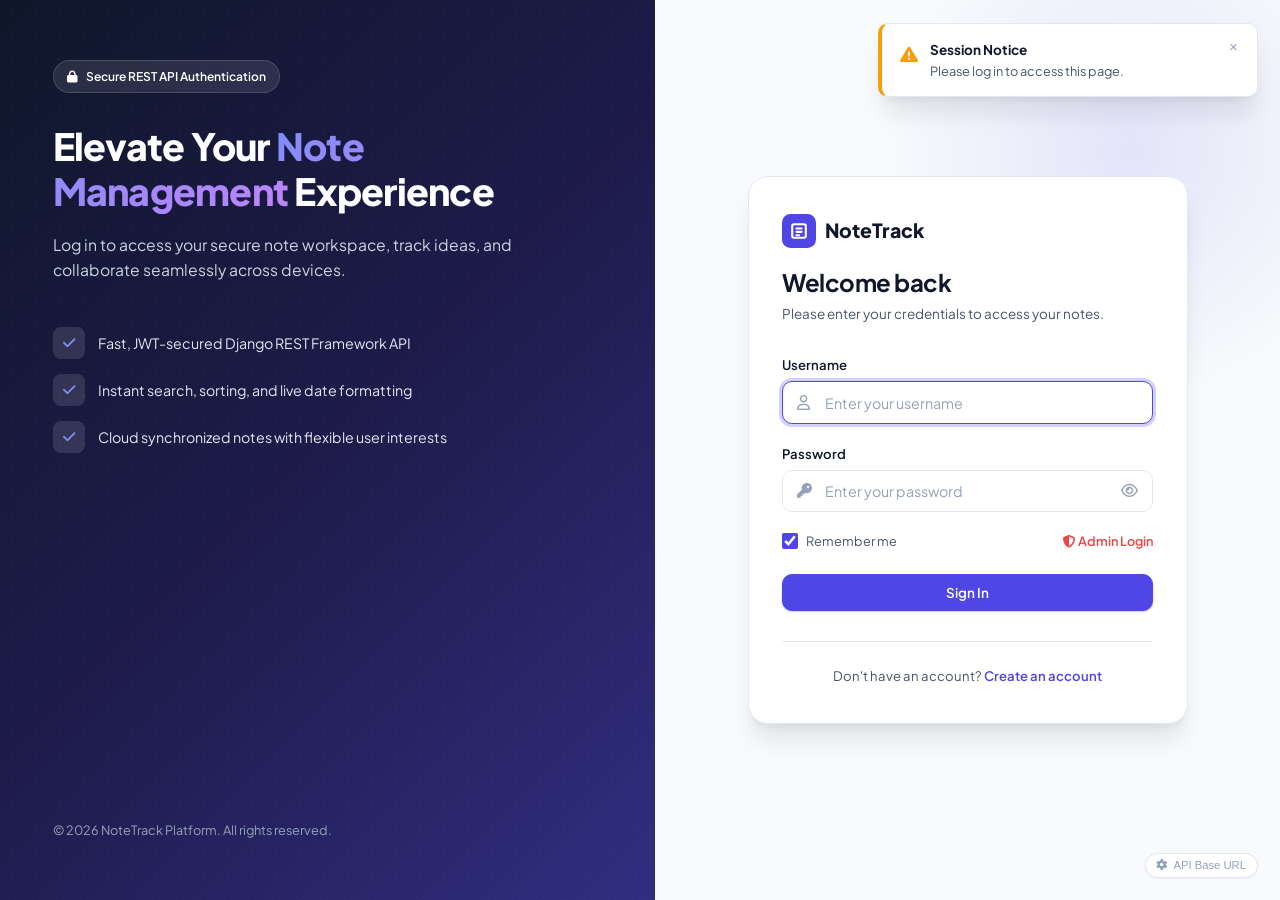
<file: admin/user-details.html>
<!DOCTYPE html>
<html lang="en">
<head>
  <meta charset="UTF-8">
  <meta name="viewport" content="width=device-width, initial-scale=1.0">
  <title>User Drilldown & Posts - NoteTrack Admin</title>
  <link rel="icon" type="image/svg+xml" href="../assets/images/logo.svg">
  <link rel="stylesheet" href="https://cdnjs.cloudflare.com/ajax/libs/font-awesome/6.5.1/css/all.min.css">
  <link rel="stylesheet" href="../assets/css/style.css">
  <link rel="stylesheet" href="../assets/css/dashboard.css">
  <link rel="stylesheet" href="../assets/css/responsive.css">
  <style>
    .user-profile-header-card {
      background-color: var(--bg-surface);
      border: 1px solid var(--border-color);
      border-radius: var(--radius-xl);
      padding: 2rem;
      margin-bottom: 2rem;
      box-shadow: var(--shadow-sm);
    }
    .user-stats-strip {
      display: flex;
      gap: 2rem;
      flex-wrap: wrap;
      margin-top: 1.5rem;
      padding-top: 1.5rem;
      border-top: 1px solid var(--border-color);
    }
  </style>
</head>
<body>
  <div class="app-layout">
    <!-- Admin Sidebar -->
    <aside class="app-sidebar">
      <div class="sidebar-header">
        <a href="dashboard.html" class="sidebar-brand">
          <img src="../assets/images/logo.svg" alt="NoteTrack" width="28" height="28">
          <span>NoteTrack <span class="badge badge-danger" style="font-size: 0.65rem; margin-left: 0.25rem;">ADMIN</span></span>
        </a>
      </div>

      <nav class="sidebar-nav">
        <div class="nav-section-title">Administration</div>
        <a href="dashboard.html" class="nav-item">
          <i class="fa-solid fa-gauge-high"></i>
          <span>Overview</span>
        </a>
        <a href="users.html" class="nav-item active">
          <i class="fa-solid fa-users"></i>
          <span>User Management</span>
        </a>
        <a href="notes.html" class="nav-item">
          <i class="fa-solid fa-layer-group"></i>
          <span>All Notes</span>
        </a>

        <div class="nav-section-title">User Workspace</div>
        <a href="../user/dashboard.html" class="nav-item">
          <i class="fa-regular fa-note-sticky"></i>
          <span>Switch to User View</span>
        </a>
      </nav>

      <div class="sidebar-footer">
        <div class="user-quick-profile">
          <div class="user-avatar" style="background: linear-gradient(135deg, #ef4444 0%, #b91c1c 100%);">A</div>
          <div class="user-details-mini">
            <div class="user-name-mini user-name-label">Administrator</div>
            <div class="user-role-mini">
              <span class="badge badge-danger user-role-badge">Admin</span>
            </div>
          </div>
          <button class="action-btn btn-logout-trigger" title="Log Out" style="color: #ef4444;">
            <i class="fa-solid fa-arrow-right-from-bracket"></i>
          </button>
        </div>
      </div>
    </aside>

    <!-- Main Content Area -->
    <div class="app-main">
      <!-- Topbar Header -->
      <header class="app-topbar">
        <div class="topbar-left">
          <button class="sidebar-toggle-btn" id="sidebar-toggle-btn" aria-label="Toggle navigation">
            <i class="fa-solid fa-bars"></i>
          </button>
          <div class="page-breadcrumb">
            <a href="dashboard.html">Admin</a>
            <i class="fa-solid fa-chevron-right" style="font-size: 0.7rem;"></i>
            <a href="users.html">Users</a>
            <i class="fa-solid fa-chevron-right" style="font-size: 0.7rem;"></i>
            <span>User Drilldown</span>
          </div>
        </div>

        <div class="topbar-right">
          <button class="icon-action-btn theme-toggle-btn" onclick="UI.toggleTheme()" aria-label="Toggle theme">
            <i class="fa-solid fa-moon"></i>
          </button>

          <!-- Profile Dropdown -->
          <div class="profile-dropdown-wrapper">
            <button class="profile-trigger" data-dropdown-target="admin-dropdown-menu" aria-label="Admin menu">
              <div class="user-avatar" style="background: linear-gradient(135deg, #ef4444 0%, #b91c1c 100%);">A</div>
              <i class="fa-solid fa-chevron-down" style="font-size: 0.75rem; color: var(--text-muted);"></i>
            </button>
            <div class="dropdown-menu" id="admin-dropdown-menu">
              <div class="dropdown-header">
                <div class="dropdown-user-name user-name-label">Administrator</div>
                <div class="dropdown-user-email user-email-label">admin@notetrack.com</div>
              </div>
              <a href="users.html" class="dropdown-item">
                <i class="fa-solid fa-users"></i> Manage Users
              </a>
              <a href="notes.html" class="dropdown-item">
                <i class="fa-solid fa-layer-group"></i> Manage Notes
              </a>
              <button class="dropdown-item text-danger btn-logout-trigger">
                <i class="fa-solid fa-arrow-right-from-bracket"></i> Sign Out
              </button>
            </div>
          </div>
        </div>
      </header>

      <!-- Main Content -->
      <main class="page-content">
        <div class="page-header-row">
          <a href="users.html" class="btn btn-secondary">
            <i class="fa-solid fa-arrow-left"></i> Back to All Users
          </a>
          <button id="btn-refresh-drilldown" class="btn btn-secondary">
            <i class="fa-solid fa-rotate-right"></i> Refresh
          </button>
        </div>

        <!-- User Profile Summary Header -->
        <div class="user-profile-header-card" id="user-info-card">
          <div class="d-flex align-center justify-between flex-wrap gap-2">
            <div class="d-flex align-center gap-3">
              <div class="user-avatar" id="detail-user-avatar" style="width: 58px; height: 58px; font-size: 1.4rem;">U</div>
              <div>
                <h1 style="font-size: 1.6rem; margin-bottom: 0.2rem;" id="detail-user-name">Loading User...</h1>
                <div class="d-flex align-center gap-2">
                  <span class="badge badge-primary" id="detail-user-role">user</span>
                  <span class="text-muted" style="font-size: 0.85rem;" id="detail-user-email">--</span>
                </div>
              </div>
            </div>

            <div>
              <button id="btn-admin-del-user" class="btn btn-outline-danger btn-sm">
                <i class="fa-regular fa-trash-can"></i> Delete Account
              </button>
            </div>
          </div>

          <div class="user-stats-strip">
            <div>
              <span class="text-muted" style="font-size: 0.8rem; display: block;">User ID</span>
              <code id="detail-user-id" style="font-size: 0.85rem;">--</code>
            </div>
            <div>
              <span class="text-muted" style="font-size: 0.8rem; display: block;">Total Authored Notes</span>
              <strong id="detail-user-notes-count" style="font-size: 1.1rem;">0</strong>
            </div>
            <div style="flex: 1;">
              <span class="text-muted" style="font-size: 0.8rem; display: block; margin-bottom: 0.35rem;">Topic Interests</span>
              <div class="tag-list" id="detail-user-interests">
                <span class="text-muted" style="font-size: 0.8rem;">None</span>
              </div>
            </div>
          </div>
        </div>

        <!-- User Posts Section -->
        <div class="d-flex align-center justify-between mb-2">
          <div>
            <h2>Notes Authored by this User</h2>
            <p style="font-size: 0.85rem;">Retrieved via endpoint: <code>/api/users/{user_id}/posts/</code></p>
          </div>
        </div>

        <!-- Posts Grid -->
        <div class="notes-grid" id="user-posts-container">
          <div class="skeleton skeleton-card"></div>
          <div class="skeleton skeleton-card"></div>
        </div>

        <!-- Empty State -->
        <div class="empty-state" id="posts-empty-state" style="display: none;">
          <div class="empty-state-icon">
            <i class="fa-regular fa-folder-open"></i>
          </div>
          <h3>No notes created by this user</h3>
          <p>This user has not authored any notes or all notes have been deleted.</p>
        </div>
      </main>
    </div>
  </div>

  <script src="../assets/js/config.js"></script>
  <script src="../assets/js/api.js"></script>
  <script src="../assets/js/ui.js"></script>
  <script src="../assets/js/auth.js"></script>
  <script src="../assets/js/admin.js"></script>
  <script>
    let currentUserId = null;
    let currentUserData = null;

    async function loadUserDrilldown() {
      const urlParams = new URLSearchParams(window.location.search);
      currentUserId = urlParams.get('id');

      if (!currentUserId) {
        UI.showToast('No user ID specified in URL.', 'error');
        setTimeout(() => window.location.href = 'users.html', 1200);
        return;
      }

      try {
        // Fetch user info and user posts in parallel
        const [user, posts] = await Promise.all([
          Admin.getUserById(currentUserId),
          Admin.getUserPosts(currentUserId)
        ]);

        currentUserData = user;

        // Render User Header
        renderUserDetails(user);

        // Render Posts
        renderUserPosts(posts);
      } catch (err) {
        UI.showToast(err.message, 'error', 'Drilldown Failed');
      }
    }

    function renderUserDetails(user) {
      const fullName = [user.first_name, user.last_name].filter(Boolean).join(' ');
      document.getElementById('detail-user-name').textContent = fullName ? `${fullName} (@${user.username})` : user.username;
      document.getElementById('detail-user-avatar').textContent = UI.getInitials(fullName || user.username);
      document.getElementById('detail-user-email').textContent = user.email || 'No email registered';
      document.getElementById('detail-user-id').textContent = user.id;

      const roleBadge = document.getElementById('detail-user-role');
      roleBadge.textContent = user.role || 'user';
      roleBadge.className = user.role === 'admin' ? 'badge badge-danger' : 'badge badge-primary';

      const interestsContainer = document.getElementById('detail-user-interests');
      interestsContainer.innerHTML = '';
      if (Array.isArray(user.interests) && user.interests.length > 0) {
        user.interests.forEach(i => {
          const chip = document.createElement('span');
          chip.className = 'tag-chip';
          chip.textContent = i;
          interestsContainer.appendChild(chip);
        });
      } else {
        interestsContainer.innerHTML = '<span class="text-muted" style="font-size: 0.8rem;">No interests specified</span>';
      }
    }

    function renderUserPosts(posts) {
      const container = document.getElementById('user-posts-container');
      const emptyState = document.getElementById('posts-empty-state');
      const countEl = document.getElementById('detail-user-notes-count');

      countEl.textContent = posts ? posts.length : 0;
      container.innerHTML = '';

      if (!posts || posts.length === 0) {
        emptyState.style.display = 'flex';
        container.style.display = 'none';
        return;
      }

      emptyState.style.display = 'none';
      container.style.display = 'grid';

      posts.forEach(post => {
        const card = document.createElement('div');
        card.className = 'note-card';
        card.innerHTML = `
          <div class="note-card-header">
            <h3 class="note-card-title">${UI.escapeHTML(post.title)}</h3>
            <div class="note-actions">
              <button class="action-btn btn-edit-post" title="Edit Note"><i class="fa-solid fa-pen-to-square"></i></button>
              <button class="action-btn delete btn-delete-post" title="Delete Note"><i class="fa-regular fa-trash-can"></i></button>
            </div>
          </div>
          <div class="note-card-body">
            <p class="note-card-desc">${UI.escapeHTML(post.description)}</p>
          </div>
          <div class="note-card-footer">
            <span><i class="fa-regular fa-calendar"></i> ${UI.formatDate(post.created_at)}</span>
            <span><i class="fa-regular fa-clock"></i> ${UI.timeAgo(post.updated_at || post.created_at)}</span>
          </div>
        `;

        card.querySelector('.btn-edit-post').onclick = () => {
          Admin.openEditNoteModal(post, () => loadUserDrilldown());
        };

        card.querySelector('.btn-delete-post').onclick = () => {
          Admin.confirmDeleteNote(post.id, post.title, () => loadUserDrilldown());
        };

        container.appendChild(card);
      });
    }

    document.addEventListener('DOMContentLoaded', () => {
      if (!Auth.requireAuth('admin')) return;

      loadUserDrilldown();

      document.getElementById('btn-refresh-drilldown').addEventListener('click', () => {
        UI.showToast('Refreshing user posts...', 'info', '', 1500);
        loadUserDrilldown();
      });

      document.getElementById('btn-admin-del-user').addEventListener('click', () => {
        if (!currentUserData) return;
        Admin.confirmDeleteUser(currentUserData.id, currentUserData.username, () => {
          window.location.href = 'users.html';
        });
      });
    });
  </script>
</body>
</html>
</file>
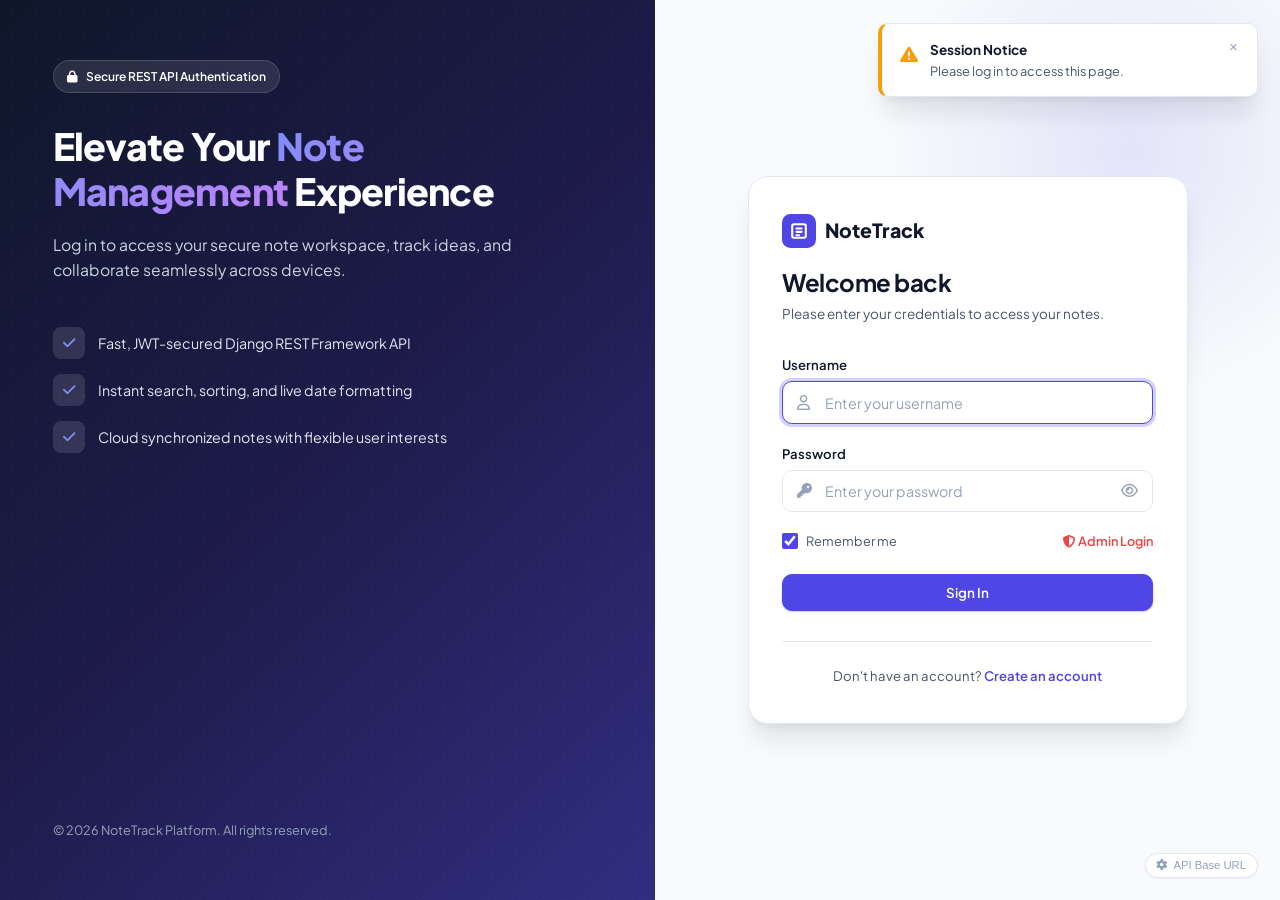
<file: admin/users.html>
<!DOCTYPE html>
<html lang="en">
<head>
  <meta charset="UTF-8">
  <meta name="viewport" content="width=device-width, initial-scale=1.0">
  <title>User Management - NoteTrack Admin</title>
  <link rel="icon" type="image/svg+xml" href="../assets/images/logo.svg">
  <link rel="stylesheet" href="https://cdnjs.cloudflare.com/ajax/libs/font-awesome/6.5.1/css/all.min.css">
  <link rel="stylesheet" href="../assets/css/style.css">
  <link rel="stylesheet" href="../assets/css/dashboard.css">
  <link rel="stylesheet" href="../assets/css/responsive.css">
</head>
<body>
  <div class="app-layout">
    <!-- Admin Sidebar -->
    <aside class="app-sidebar">
      <div class="sidebar-header">
        <a href="dashboard.html" class="sidebar-brand">
          <img src="../assets/images/logo.svg" alt="NoteTrack" width="28" height="28">
          <span>NoteTrack <span class="badge badge-danger" style="font-size: 0.65rem; margin-left: 0.25rem;">ADMIN</span></span>
        </a>
      </div>

      <nav class="sidebar-nav">
        <div class="nav-section-title">Administration</div>
        <a href="dashboard.html" class="nav-item">
          <i class="fa-solid fa-gauge-high"></i>
          <span>Overview</span>
        </a>
        <a href="users.html" class="nav-item active">
          <i class="fa-solid fa-users"></i>
          <span>User Management</span>
        </a>
        <a href="notes.html" class="nav-item">
          <i class="fa-solid fa-layer-group"></i>
          <span>All Notes</span>
        </a>

        <div class="nav-section-title">User Workspace</div>
        <a href="../user/dashboard.html" class="nav-item">
          <i class="fa-regular fa-note-sticky"></i>
          <span>Switch to User View</span>
        </a>
      </nav>

      <div class="sidebar-footer">
        <div class="user-quick-profile">
          <div class="user-avatar" style="background: linear-gradient(135deg, #ef4444 0%, #b91c1c 100%);">A</div>
          <div class="user-details-mini">
            <div class="user-name-mini user-name-label">Administrator</div>
            <div class="user-role-mini">
              <span class="badge badge-danger user-role-badge">Admin</span>
            </div>
          </div>
          <button class="action-btn btn-logout-trigger" title="Log Out" style="color: #ef4444;">
            <i class="fa-solid fa-arrow-right-from-bracket"></i>
          </button>
        </div>
      </div>
    </aside>

    <!-- Main Content Area -->
    <div class="app-main">
      <!-- Topbar Header -->
      <header class="app-topbar">
        <div class="topbar-left">
          <button class="sidebar-toggle-btn" id="sidebar-toggle-btn" aria-label="Toggle navigation">
            <i class="fa-solid fa-bars"></i>
          </button>
          <div class="page-breadcrumb">
            <a href="dashboard.html">Admin</a>
            <i class="fa-solid fa-chevron-right" style="font-size: 0.7rem;"></i>
            <span>User Management</span>
          </div>
        </div>

        <div class="topbar-right">
          <button class="icon-action-btn theme-toggle-btn" onclick="UI.toggleTheme()" aria-label="Toggle theme">
            <i class="fa-solid fa-moon"></i>
          </button>

          <!-- Profile Dropdown -->
          <div class="profile-dropdown-wrapper">
            <button class="profile-trigger" data-dropdown-target="admin-dropdown-menu" aria-label="Admin menu">
              <div class="user-avatar" style="background: linear-gradient(135deg, #ef4444 0%, #b91c1c 100%);">A</div>
              <i class="fa-solid fa-chevron-down" style="font-size: 0.75rem; color: var(--text-muted);"></i>
            </button>
            <div class="dropdown-menu" id="admin-dropdown-menu">
              <div class="dropdown-header">
                <div class="dropdown-user-name user-name-label">Administrator</div>
                <div class="dropdown-user-email user-email-label">admin@notetrack.com</div>
              </div>
              <a href="users.html" class="dropdown-item">
                <i class="fa-solid fa-users"></i> Manage Users
              </a>
              <a href="notes.html" class="dropdown-item">
                <i class="fa-solid fa-layer-group"></i> Manage Notes
              </a>
              <button class="dropdown-item text-danger btn-logout-trigger">
                <i class="fa-solid fa-arrow-right-from-bracket"></i> Sign Out
              </button>
            </div>
          </div>
        </div>
      </header>

      <!-- User Management Body -->
      <main class="page-content">
        <div class="page-header-row">
          <div class="page-title-group">
            <h1>User Management <span class="badge badge-primary" id="users-count-badge">0</span></h1>
            <p>Inspect registered accounts, view author notes, update profile interests, or remove accounts.</p>
          </div>
          <button id="btn-refresh-users" class="btn btn-secondary">
            <i class="fa-solid fa-rotate-right"></i> Refresh Directory
          </button>
        </div>

        <!-- Search and Filter Bar -->
        <div class="table-card mb-3">
          <div class="table-toolbar">
            <div class="search-box-filter">
              <i class="fa-solid fa-magnifying-glass"></i>
              <input type="text" id="user-search-input" class="form-control" placeholder="Search by username, email, name, or interest...">
            </div>

            <div class="filter-bar">
              <div class="d-flex align-center gap-1">
                <span class="text-muted" style="font-size: 0.85rem;"><i class="fa-solid fa-filter"></i> Role:</span>
                <select id="role-filter" class="form-control" style="width: auto; padding: 0.45rem 0.85rem;">
                  <option value="all">All Roles</option>
                  <option value="user">Users</option>
                  <option value="admin">Administrators</option>
                </select>
              </div>
            </div>
          </div>

          <div class="table-responsive">
            <table class="table">
              <thead>
                <tr>
                  <th>User Details</th>
                  <th>Email</th>
                  <th>Role</th>
                  <th>Interests</th>
                  <th>User ID</th>
                  <th style="text-align: right;">Actions</th>
                </tr>
              </thead>
              <tbody id="users-tbody">
                <tr>
                  <td colspan="6" class="text-center text-muted" style="padding: 2.5rem;">
                    <span class="spinner spinner-primary"></span> Loading registered users...
                  </td>
                </tr>
              </tbody>
            </table>
          </div>
        </div>
      </main>
    </div>
  </div>

  <script src="../assets/js/config.js"></script>
  <script src="../assets/js/api.js"></script>
  <script src="../assets/js/ui.js"></script>
  <script src="../assets/js/auth.js"></script>
  <script src="../assets/js/admin.js"></script>
  <script>
    let allUsers = [];

    async function loadUsers() {
      try {
        const res = await Admin.getAllUsers();
        allUsers = res.users || [];
        document.getElementById('users-count-badge').textContent = allUsers.length;
        renderUsersTable();
      } catch (err) {
        UI.showToast(err.message, 'error', 'Failed to load users');
      }
    }

    function renderUsersTable() {
      const tbody = document.getElementById('users-tbody');
      const query = document.getElementById('user-search-input').value.trim().toLowerCase();
      const roleFilter = document.getElementById('role-filter').value;

      let filtered = allUsers.filter(u => {
        // Role filter
        if (roleFilter !== 'all' && u.role !== roleFilter) return false;

        // Query filter
        if (!query) return true;
        const usernameMatch = (u.username || '').toLowerCase().includes(query);
        const emailMatch = (u.email || '').toLowerCase().includes(query);
        const nameMatch = `${u.first_name || ''} ${u.last_name || ''}`.toLowerCase().includes(query);
        const interestMatch = Array.isArray(u.interests) && u.interests.some(i => i.toLowerCase().includes(query));

        return usernameMatch || emailMatch || nameMatch || interestMatch;
      });

      tbody.innerHTML = '';

      if (filtered.length === 0) {
        tbody.innerHTML = `
          <tr>
            <td colspan="6" class="text-center text-muted" style="padding: 2.5rem;">
              No users found matching your search criteria.
            </td>
          </tr>
        `;
        return;
      }

      filtered.forEach(user => {
        const tr = document.createElement('tr');
        const fullName = [user.first_name, user.last_name].filter(Boolean).join(' ');
        const initials = UI.getInitials(fullName || user.username);
        const interests = Array.isArray(user.interests) ? user.interests : [];

        tr.innerHTML = `
          <td>
            <div class="d-flex align-center gap-2">
              <div class="user-avatar" style="width: 34px; height: 34px; font-size: 0.8rem;">${initials}</div>
              <div>
                <strong>${UI.escapeHTML(user.username)}</strong>
                ${fullName ? `<div class="text-muted" style="font-size: 0.8rem;">${UI.escapeHTML(fullName)}</div>` : ''}
              </div>
            </div>
          </td>
          <td style="color: var(--text-secondary); font-size: 0.85rem;">
            ${user.email ? UI.escapeHTML(user.email) : '<span class="text-muted">No email set</span>'}
          </td>
          <td>
            <span class="badge ${user.role === 'admin' ? 'badge-danger' : 'badge-primary'}">
              ${user.role || 'user'}
            </span>
          </td>
          <td>
            <div class="tag-list" style="max-width: 250px;">
              ${interests.length > 0 
                ? interests.slice(0, 3).map(i => `<span class="tag-chip">${UI.escapeHTML(i)}</span>`).join('') + (interests.length > 3 ? `<span class="badge badge-secondary">+${interests.length - 3}</span>` : '')
                : '<span class="text-muted" style="font-size: 0.8rem;">None</span>'}
            </div>
          </td>
          <td>
            <code style="font-size: 0.75rem; color: var(--text-muted);">${user.id}</code>
          </td>
          <td style="text-align: right;">
            <div class="d-flex align-center justify-between gap-1" style="justify-content: flex-end;">
              <a href="user-details.html?id=${user.id}" class="btn btn-secondary btn-sm" title="View Posts & Details">
                <i class="fa-regular fa-folder-open"></i> Posts
              </a>
              <button class="action-btn btn-edit-user" data-id="${user.id}" title="Edit User">
                <i class="fa-solid fa-pen-to-square"></i>
              </button>
              <button class="action-btn delete btn-delete-user" data-id="${user.id}" data-username="${UI.escapeHTML(user.username)}" title="Delete User">
                <i class="fa-regular fa-trash-can"></i>
              </button>
            </div>
          </td>
        `;

        // Edit user modal
        tr.querySelector('.btn-edit-user').onclick = () => {
          openEditUserModal(user);
        };

        // Delete user confirmation
        tr.querySelector('.btn-delete-user').onclick = () => {
          Admin.confirmDeleteUser(user.id, user.username, () => loadUsers());
        };

        tbody.appendChild(tr);
      });
    }

    function openEditUserModal(user) {
      let tempInterests = Array.isArray(user.interests) ? [...user.interests] : [];

      const renderModalChips = () => {
        const container = document.getElementById('modal-user-interests');
        if (!container) return;
        container.innerHTML = tempInterests.length === 0 
          ? '<span class="text-muted" style="font-size: 0.8rem;">No interests specified.</span>'
          : tempInterests.map((interest, idx) => `
              <span class="removable-chip">
                <span>${UI.escapeHTML(interest)}</span>
                <button type="button" data-idx="${idx}">&times;</button>
              </span>
            `).join('');

        container.querySelectorAll('button').forEach(btn => {
          btn.onclick = () => {
            const idx = parseInt(btn.getAttribute('data-idx'));
            tempInterests.splice(idx, 1);
            renderModalChips();
          };
        });
      };

      const modalContent = `
        <div class="form-group">
          <label class="form-label">Username</label>
          <input type="text" id="modal-u-name" class="form-control" value="${UI.escapeHTML(user.username)}">
        </div>
        <div class="form-group">
          <label class="form-label">Email</label>
          <input type="email" id="modal-u-email" class="form-control" value="${UI.escapeHTML(user.email || '')}">
        </div>
        <div class="form-group">
          <label class="form-label">User Role</label>
          <select id="modal-u-role" class="form-control">
            <option value="user" ${user.role === 'user' ? 'selected' : ''}>Standard User</option>
            <option value="admin" ${user.role === 'admin' ? 'selected' : ''}>Administrator</option>
          </select>
        </div>
        <div class="form-group">
          <label class="form-label">Topic Interests</label>
          <div class="interest-editor mb-1" id="modal-user-interests" style="min-height: 60px;"></div>
          <div class="d-flex align-center gap-1">
            <input type="text" id="modal-add-interest-input" class="form-control" placeholder="Add an interest..." style="height: 36px;">
            <button type="button" id="modal-btn-add-interest" class="btn btn-secondary btn-sm" style="height: 36px;">Add</button>
          </div>
        </div>
      `;

      UI.showModal({
        title: `Edit User: ${user.username}`,
        content: modalContent,
        confirmText: 'Save User',
        onConfirm: async () => {
          const payload = {
            username: document.getElementById('modal-u-name').value.trim(),
            email: document.getElementById('modal-u-email').value.trim(),
            role: document.getElementById('modal-u-role').value,
            interests: tempInterests
          };

          await Admin.updateUser(user.id, payload);
          UI.showToast('User updated successfully.', 'success');
          loadUsers();
        }
      });

      // Hook modal chips and add button after DOM insert
      setTimeout(() => {
        renderModalChips();
        const addBtn = document.getElementById('modal-btn-add-interest');
        const input = document.getElementById('modal-add-interest-input');
        if (addBtn && input) {
          addBtn.onclick = () => {
            const v = input.value.trim();
            if (v && !tempInterests.includes(v)) {
              tempInterests.push(v);
              input.value = '';
              renderModalChips();
            }
          };
          input.onkeydown = (e) => {
            if (e.key === 'Enter') {
              e.preventDefault();
              addBtn.click();
            }
          };
        }
      }, 50);
    }

    document.addEventListener('DOMContentLoaded', () => {
      if (!Auth.requireAuth('admin')) return;

      loadUsers();

      document.getElementById('user-search-input').addEventListener('input', renderUsersTable);
      document.getElementById('role-filter').addEventListener('change', renderUsersTable);
      document.getElementById('btn-refresh-users').addEventListener('click', () => {
        UI.showToast('Refreshing users directory...', 'info', '', 1500);
        loadUsers();
      });
    });
  </script>
</body>
</html>
</file>
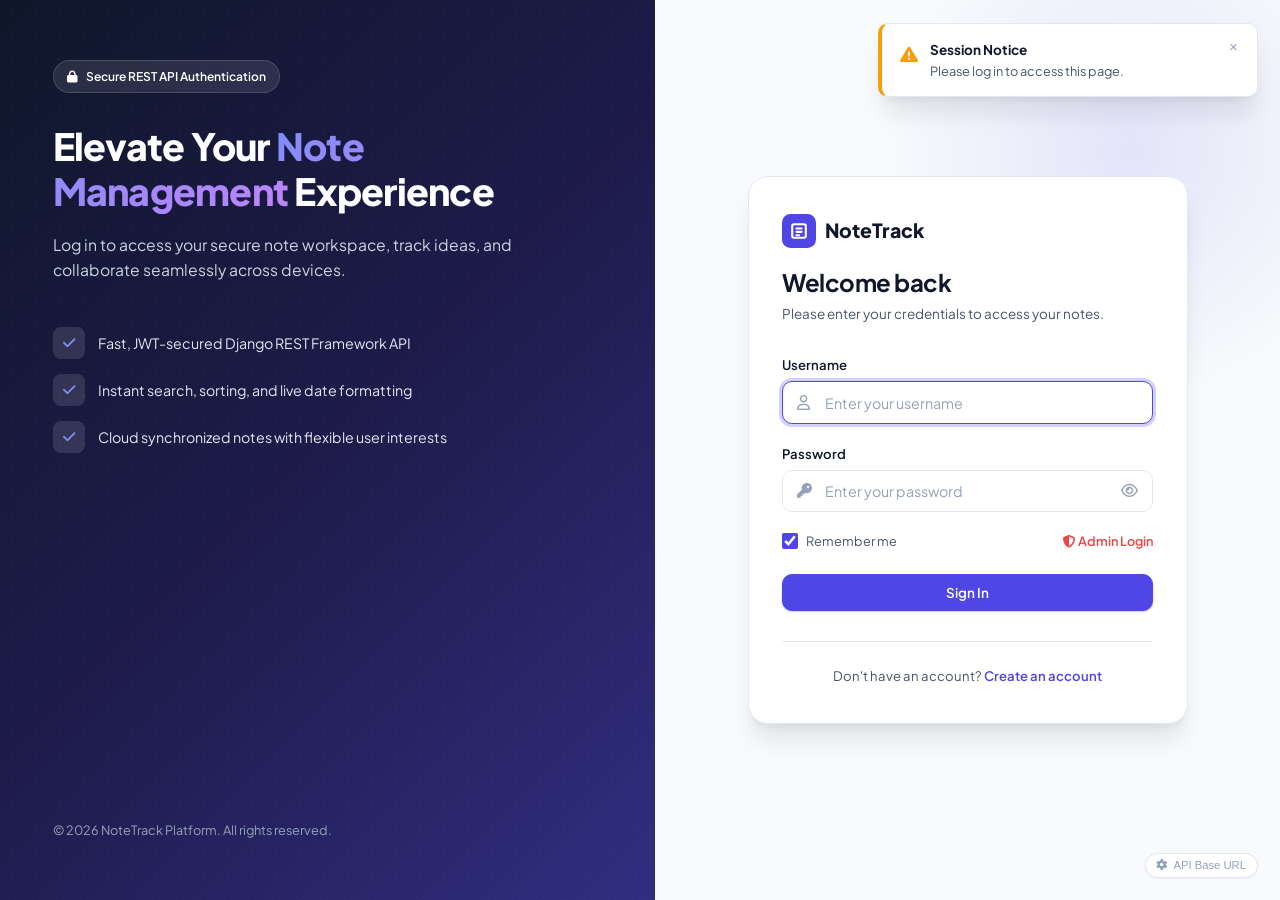
<file: user/create-note.html>
<!DOCTYPE html>
<html lang="en">
<head>
  <meta charset="UTF-8">
  <meta name="viewport" content="width=device-width, initial-scale=1.0">
  <title>Create Note - NoteTrack</title>
  <link rel="icon" type="image/svg+xml" href="../assets/images/logo.svg">
  <link rel="stylesheet" href="https://cdnjs.cloudflare.com/ajax/libs/font-awesome/6.5.1/css/all.min.css">
  <link rel="stylesheet" href="../assets/css/style.css">
  <link rel="stylesheet" href="../assets/css/dashboard.css">
  <link rel="stylesheet" href="../assets/css/responsive.css">
  <style>
    .editor-card {
      max-width: 820px;
      margin: 0 auto;
      background-color: var(--bg-surface);
      border: 1px solid var(--border-color);
      border-radius: var(--radius-xl);
      box-shadow: var(--shadow-sm);
      padding: 2.25rem;
    }
    .form-counters {
      display: flex;
      justify-content: flex-end;
      gap: 1.25rem;
      font-size: 0.8rem;
      color: var(--text-muted);
      margin-top: 0.35rem;
    }
  </style>
</head>
<body>
  <div class="app-layout">
    <!-- Sidebar Navigation -->
    <aside class="app-sidebar">
      <div class="sidebar-header">
        <a href="dashboard.html" class="sidebar-brand">
          <img src="../assets/images/logo.svg" alt="NoteTrack" width="28" height="28">
          <span>NoteTrack</span>
        </a>
      </div>

      <nav class="sidebar-nav">
        <div class="nav-section-title">Menu</div>
        <a href="dashboard.html" class="nav-item">
          <i class="fa-solid fa-chart-pie"></i>
          <span>Dashboard</span>
        </a>
        <a href="notes.html" class="nav-item">
          <i class="fa-regular fa-note-sticky"></i>
          <span>My Notes</span>
        </a>
        <a href="create-note.html" class="nav-item active">
          <i class="fa-solid fa-plus"></i>
          <span>Create Note</span>
        </a>

        <div class="nav-section-title">Account</div>
        <a href="profile.html" class="nav-item">
          <i class="fa-regular fa-user"></i>
          <span>My Profile</span>
        </a>
      </nav>

      <div class="sidebar-footer">
        <div class="user-quick-profile">
          <div class="user-avatar">U</div>
          <div class="user-details-mini">
            <div class="user-name-mini user-name-label">Loading...</div>
            <div class="user-role-mini">
              <span class="badge badge-primary user-role-badge">User</span>
            </div>
          </div>
          <button class="action-btn btn-logout-trigger" title="Log Out" style="color: #ef4444;">
            <i class="fa-solid fa-arrow-right-from-bracket"></i>
          </button>
        </div>
      </div>
    </aside>

    <!-- Main Content Area -->
    <div class="app-main">
      <!-- Topbar Header -->
      <header class="app-topbar">
        <div class="topbar-left">
          <button class="sidebar-toggle-btn" id="sidebar-toggle-btn" aria-label="Toggle navigation">
            <i class="fa-solid fa-bars"></i>
          </button>
          <div class="page-breadcrumb">
            <a href="dashboard.html">Home</a>
            <i class="fa-solid fa-chevron-right" style="font-size: 0.7rem;"></i>
            <a href="notes.html">Notes</a>
            <i class="fa-solid fa-chevron-right" style="font-size: 0.7rem;"></i>
            <span>Create Note</span>
          </div>
        </div>

        <div class="topbar-right">
          <button class="icon-action-btn theme-toggle-btn" onclick="UI.toggleTheme()" aria-label="Toggle theme">
            <i class="fa-solid fa-moon"></i>
          </button>

          <!-- Profile Dropdown -->
          <div class="profile-dropdown-wrapper">
            <button class="profile-trigger" data-dropdown-target="user-dropdown-menu" aria-label="User menu">
              <div class="user-avatar">U</div>
              <i class="fa-solid fa-chevron-down" style="font-size: 0.75rem; color: var(--text-muted);"></i>
            </button>
            <div class="dropdown-menu" id="user-dropdown-menu">
              <div class="dropdown-header">
                <div class="dropdown-user-name user-name-label">User</div>
                <div class="dropdown-user-email user-email-label">user@example.com</div>
              </div>
              <a href="profile.html" class="dropdown-item">
                <i class="fa-regular fa-user"></i> My Profile
              </a>
              <a href="notes.html" class="dropdown-item">
                <i class="fa-regular fa-note-sticky"></i> My Notes
              </a>
              <button class="dropdown-item text-danger btn-logout-trigger">
                <i class="fa-solid fa-arrow-right-from-bracket"></i> Sign Out
              </button>
            </div>
          </div>
        </div>
      </header>

      <!-- Create Note Body -->
      <main class="page-content">
        <div class="page-header-row" style="max-width: 820px; margin-left: auto; margin-right: auto;">
          <div class="page-title-group">
            <h1>Create New Note</h1>
            <p>Capture thoughts, meeting takeaways, or documentation.</p>
          </div>
          <a href="notes.html" class="btn btn-secondary">
            <i class="fa-solid fa-arrow-left"></i> Back to Notes
          </a>
        </div>

        <div class="editor-card">
          <form id="create-note-form" novalidate>
            <div class="form-group">
              <label class="form-label" for="note-title">
                <span>Note Title</span>
                <span class="optional">(Required)</span>
              </label>
              <input type="text" id="note-title" class="form-control" placeholder="e.g., Q4 Engineering Objectives" required autofocus>
              <div class="form-counters">
                <span id="title-char-count">0 characters</span>
              </div>
            </div>

            <div class="form-group">
              <label class="form-label" for="note-description">
                <span>Note Content / Description</span>
                <span class="optional">(Required)</span>
              </label>
              <textarea id="note-description" class="form-control" style="min-height: 240px;" placeholder="Write your note content here..." required></textarea>
              <div class="form-counters">
                <span id="desc-word-count">0 words</span>
                <span id="desc-char-count">0 characters</span>
              </div>
            </div>

            <div class="d-flex align-center justify-between mt-3 flex-wrap gap-2">
              <button type="button" id="btn-discard" class="btn btn-secondary">
                <i class="fa-solid fa-trash-can"></i> Discard
              </button>
              <button type="submit" id="btn-submit-note" class="btn btn-primary btn-lg">
                <i class="fa-solid fa-cloud-arrow-up"></i> Save Note
              </button>
            </div>
          </form>
        </div>
      </main>
    </div>
  </div>

  <script src="../assets/js/config.js"></script>
  <script src="../assets/js/api.js"></script>
  <script src="../assets/js/ui.js"></script>
  <script src="../assets/js/auth.js"></script>
  <script src="../assets/js/notes.js"></script>
  <script>
    document.addEventListener('DOMContentLoaded', () => {
      if (!Auth.requireAuth()) return;

      const titleInput = document.getElementById('note-title');
      const descInput = document.getElementById('note-description');
      const titleCharCount = document.getElementById('title-char-count');
      const descWordCount = document.getElementById('desc-word-count');
      const descCharCount = document.getElementById('desc-char-count');
      const form = document.getElementById('create-note-form');
      const submitBtn = document.getElementById('btn-submit-note');
      const discardBtn = document.getElementById('btn-discard');

      // Live counters
      titleInput.addEventListener('input', () => {
        titleCharCount.textContent = `${titleInput.value.length} characters`;
      });

      descInput.addEventListener('input', () => {
        const text = descInput.value.trim();
        const words = text ? text.split(/\s+/).length : 0;
        descWordCount.textContent = `${words} words`;
        descCharCount.textContent = `${descInput.value.length} characters`;
      });

      // Discard button
      discardBtn.addEventListener('click', () => {
        if (titleInput.value || descInput.value) {
          UI.showModal({
            title: 'Discard Note?',
            content: '<p>You have unsaved changes. Are you sure you want to discard this note?</p>',
            confirmText: 'Discard',
            confirmClass: 'btn-danger',
            onConfirm: () => {
              window.location.href = 'notes.html';
            }
          });
        } else {
          window.location.href = 'notes.html';
        }
      });

      // Submit
      form.addEventListener('submit', async (e) => {
        e.preventDefault();

        const title = titleInput.value.trim();
        const description = descInput.value.trim();

        if (!title) {
          UI.showToast('Please enter a note title.', 'error');
          titleInput.focus();
          return;
        }

        if (!description) {
          UI.showToast('Please enter note description content.', 'error');
          descInput.focus();
          return;
        }

        submitBtn.disabled = true;
        submitBtn.innerHTML = '<span class="spinner"></span> Saving Note...';

        try {
          const created = await Notes.createNote(title, description);
          UI.showToast('Note created successfully!', 'success');
          setTimeout(() => {
            window.location.href = `note-details.html?id=${created.id}`;
          }, 800);
        } catch (error) {
          submitBtn.disabled = false;
          submitBtn.innerHTML = '<i class="fa-solid fa-cloud-arrow-up"></i> Save Note';
          UI.showToast(error.message, 'error', 'Creation Failed');
        }
      });
    });
  </script>
</body>
</html>
</file>
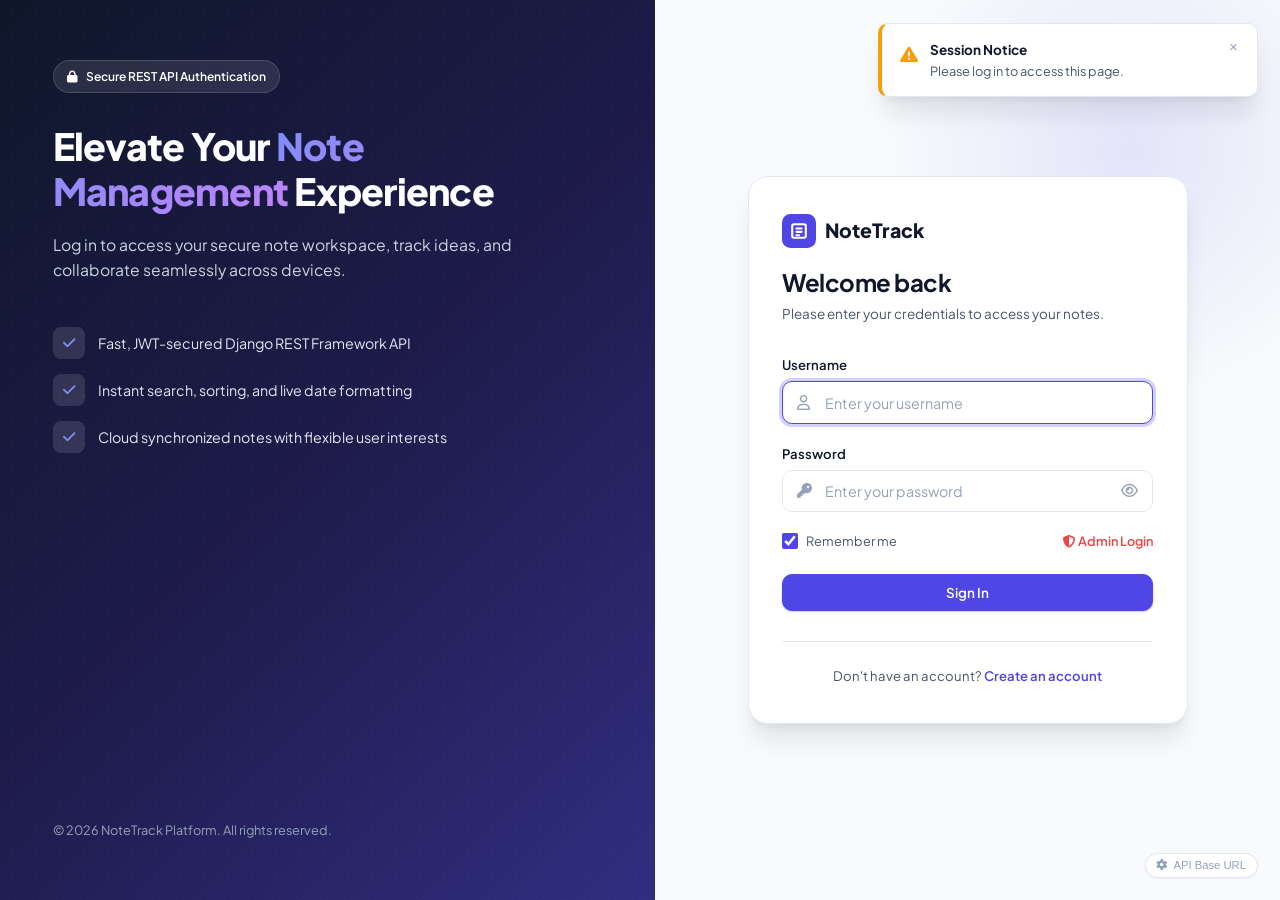
<file: user/dashboard.html>
<!DOCTYPE html>
<html lang="en">
<head>
  <meta charset="UTF-8">
  <meta name="viewport" content="width=device-width, initial-scale=1.0">
  <title>Dashboard - NoteTrack</title>
  <link rel="icon" type="image/svg+xml" href="../assets/images/logo.svg">
  <link rel="stylesheet" href="https://cdnjs.cloudflare.com/ajax/libs/font-awesome/6.5.1/css/all.min.css">
  <link rel="stylesheet" href="../assets/css/style.css">
  <link rel="stylesheet" href="../assets/css/dashboard.css">
  <link rel="stylesheet" href="../assets/css/responsive.css">
</head>
<body>
  <div class="app-layout">
    <!-- Sidebar Navigation -->
    <aside class="app-sidebar">
      <div class="sidebar-header">
        <a href="dashboard.html" class="sidebar-brand">
          <img src="../assets/images/logo.svg" alt="NoteTrack" width="28" height="28">
          <span>NoteTrack</span>
        </a>
      </div>

      <nav class="sidebar-nav">
        <div class="nav-section-title">Menu</div>
        <a href="dashboard.html" class="nav-item active">
          <i class="fa-solid fa-chart-pie"></i>
          <span>Dashboard</span>
        </a>
        <a href="notes.html" class="nav-item">
          <i class="fa-regular fa-note-sticky"></i>
          <span>My Notes</span>
        </a>
        <a href="create-note.html" class="nav-item">
          <i class="fa-solid fa-plus"></i>
          <span>Create Note</span>
        </a>

        <div class="nav-section-title">Account</div>
        <a href="profile.html" class="nav-item">
          <i class="fa-regular fa-user"></i>
          <span>My Profile</span>
        </a>
      </nav>

      <div class="sidebar-footer">
        <div class="user-quick-profile">
          <div class="user-avatar">U</div>
          <div class="user-details-mini">
            <div class="user-name-mini user-name-label">Loading...</div>
            <div class="user-role-mini">
              <span class="badge badge-primary user-role-badge">User</span>
            </div>
          </div>
          <button class="action-btn btn-logout-trigger" title="Log Out" style="color: #ef4444;">
            <i class="fa-solid fa-arrow-right-from-bracket"></i>
          </button>
        </div>
      </div>
    </aside>

    <!-- Main Content Area -->
    <div class="app-main">
      <!-- Topbar Header -->
      <header class="app-topbar">
        <div class="topbar-left">
          <button class="sidebar-toggle-btn" id="sidebar-toggle-btn" aria-label="Toggle navigation">
            <i class="fa-solid fa-bars"></i>
          </button>
          <div class="page-breadcrumb">
            <a href="dashboard.html">Home</a>
            <i class="fa-solid fa-chevron-right" style="font-size: 0.7rem;"></i>
            <span>Dashboard</span>
          </div>
        </div>

        <div class="topbar-right">
          <button class="icon-action-btn theme-toggle-btn" onclick="UI.toggleTheme()" aria-label="Toggle theme">
            <i class="fa-solid fa-moon"></i>
          </button>

          <button class="icon-action-btn" onclick="UI.showApiConfigModal()" title="API Settings">
            <i class="fa-solid fa-gear"></i>
          </button>

          <!-- Profile Dropdown -->
          <div class="profile-dropdown-wrapper">
            <button class="profile-trigger" data-dropdown-target="user-dropdown-menu" aria-label="User menu">
              <div class="user-avatar">U</div>
              <i class="fa-solid fa-chevron-down" style="font-size: 0.75rem; color: var(--text-muted);"></i>
            </button>
            <div class="dropdown-menu" id="user-dropdown-menu">
              <div class="dropdown-header">
                <div class="dropdown-user-name user-name-label">User</div>
                <div class="dropdown-user-email user-email-label">user@example.com</div>
              </div>
              <a href="profile.html" class="dropdown-item">
                <i class="fa-regular fa-user"></i> My Profile
              </a>
              <a href="notes.html" class="dropdown-item">
                <i class="fa-regular fa-note-sticky"></i> My Notes
              </a>
              <button class="dropdown-item text-danger btn-logout-trigger">
                <i class="fa-solid fa-arrow-right-from-bracket"></i> Sign Out
              </button>
            </div>
          </div>
        </div>
      </header>

      <!-- Dashboard View Body -->
      <main class="page-content">
        <div class="page-header-row">
          <div class="page-title-group">
            <h1>Workspace Overview</h1>
            <p>Welcome back, <span class="user-name-label fw-bold">User</span>. Here is your notes summary.</p>
          </div>
          <div class="d-flex align-center gap-2">
            <button id="btn-refresh-dashboard" class="btn btn-secondary">
              <i class="fa-solid fa-rotate-right"></i> Refresh
            </button>
            <button id="btn-quick-create" class="btn btn-primary">
              <i class="fa-solid fa-plus"></i> Quick Note
            </button>
          </div>
        </div>

        <!-- Metric Stat Cards -->
        <div class="stat-grid">
          <div class="stat-card">
            <div class="stat-icon stat-icon-indigo">
              <i class="fa-regular fa-note-sticky"></i>
            </div>
            <div class="stat-info">
              <div class="stat-value" id="stat-total-notes">0</div>
              <div class="stat-label">Total Notes</div>
            </div>
          </div>

          <div class="stat-card">
            <div class="stat-icon stat-icon-emerald">
              <i class="fa-solid fa-calendar-day"></i>
            </div>
            <div class="stat-info">
              <div class="stat-value" id="stat-notes-today">0</div>
              <div class="stat-label">Created Today</div>
            </div>
          </div>

          <div class="stat-card">
            <div class="stat-icon stat-icon-amber">
              <i class="fa-solid fa-file-lines"></i>
            </div>
            <div class="stat-info">
              <div class="stat-value" id="stat-total-chars">0</div>
              <div class="stat-label">Total Characters</div>
            </div>
          </div>

          <div class="stat-card">
            <div class="stat-icon stat-icon-sky">
              <i class="fa-solid fa-shield-halved"></i>
            </div>
            <div class="stat-info">
              <div class="stat-value"><span class="badge badge-success" style="font-size: 0.85rem;">Active</span></div>
              <div class="stat-label">Account Verified</div>
            </div>
          </div>
        </div>

        <!-- Recent Notes Section Header -->
        <div class="d-flex align-center justify-between mb-2">
          <h2>Recent Notes</h2>
          <a href="notes.html" class="btn btn-secondary btn-sm">
            View All Notes <i class="fa-solid fa-arrow-right" style="font-size: 0.75rem;"></i>
          </a>
        </div>

        <!-- Recent Notes Container -->
        <div class="notes-grid" id="recent-notes-container">
          <!-- Populated dynamically by dashboard.js -->
        </div>

        <!-- Empty State (Shown if 0 notes) -->
        <div class="empty-state" id="recent-empty-state" style="display: none;">
          <div class="empty-state-icon">
            <i class="fa-regular fa-note-sticky"></i>
          </div>
          <h3>No notes recorded yet</h3>
          <p>Get started by creating your first note. Ideas, plans, and meeting notes can be tracked effortlessly.</p>
          <a href="create-note.html" class="btn btn-primary">
            <i class="fa-solid fa-plus"></i> Create Your First Note
          </a>
        </div>
      </main>
    </div>
  </div>

  <script src="../assets/js/config.js"></script>
  <script src="../assets/js/api.js"></script>
  <script src="../assets/js/ui.js"></script>
  <script src="../assets/js/auth.js"></script>
  <script src="../assets/js/notes.js"></script>
  <script src="../assets/js/dashboard.js"></script>
  <script>
    document.addEventListener('DOMContentLoaded', () => {
      Dashboard.init();
    });
  </script>
</body>
</html>
</file>
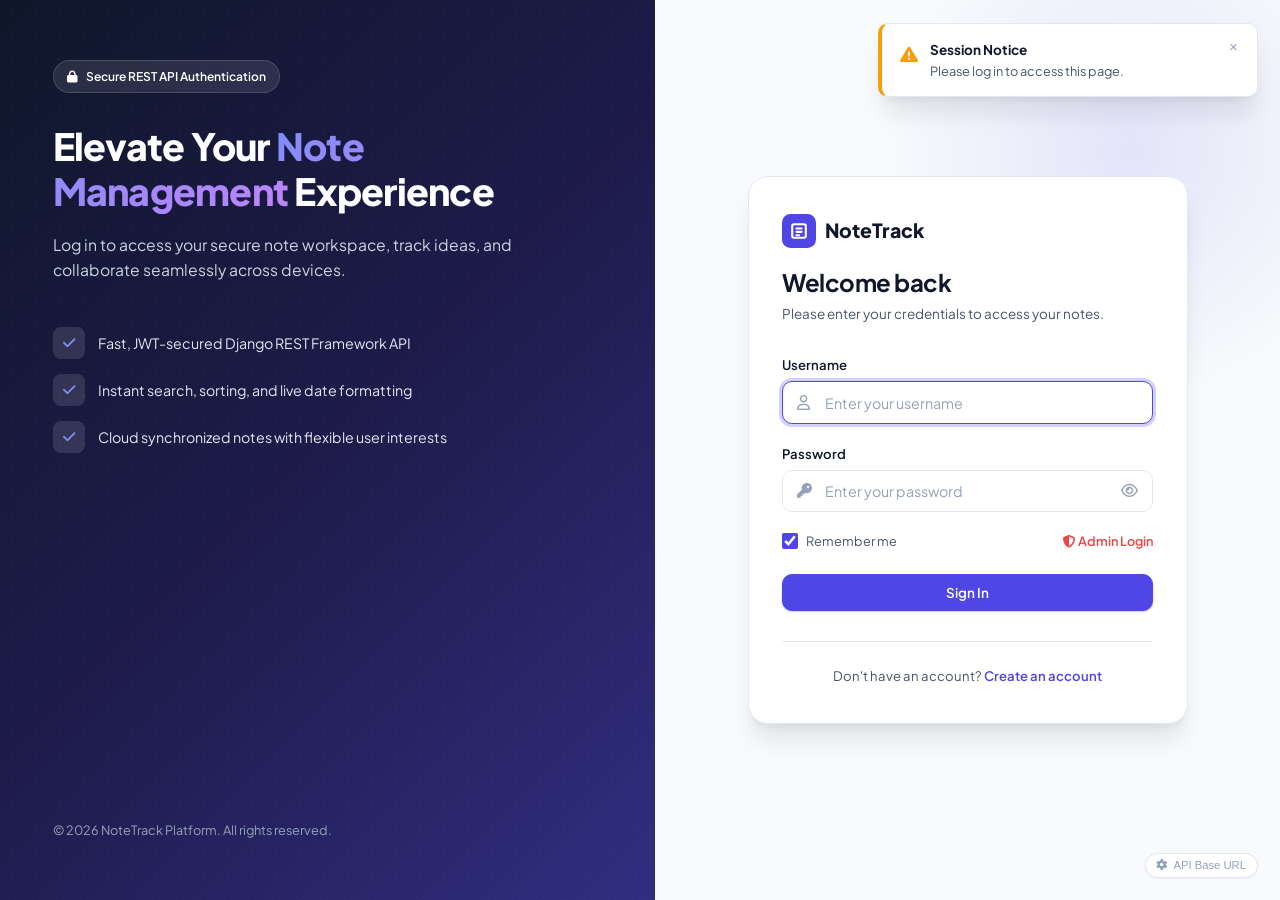
<file: user/note-details.html>
<!DOCTYPE html>
<html lang="en">
<head>
  <meta charset="UTF-8">
  <meta name="viewport" content="width=device-width, initial-scale=1.0">
  <title>Note Details - NoteTrack</title>
  <link rel="icon" type="image/svg+xml" href="../assets/images/logo.svg">
  <link rel="stylesheet" href="https://cdnjs.cloudflare.com/ajax/libs/font-awesome/6.5.1/css/all.min.css">
  <link rel="stylesheet" href="../assets/css/style.css">
  <link rel="stylesheet" href="../assets/css/dashboard.css">
  <link rel="stylesheet" href="../assets/css/responsive.css">
  <style>
    .note-detail-card {
      max-width: 860px;
      margin: 0 auto;
      background-color: var(--bg-surface);
      border: 1px solid var(--border-color);
      border-radius: var(--radius-xl);
      box-shadow: var(--shadow-sm);
      overflow: hidden;
    }
    .note-detail-header {
      padding: 2.25rem 2.25rem 1.5rem;
      border-bottom: 1px solid var(--border-color);
    }
    .note-detail-title {
      font-size: 2rem;
      font-weight: 800;
      color: var(--text-primary);
      margin-bottom: 1rem;
      line-height: 1.25;
      word-break: break-word;
    }
    .note-meta-row {
      display: flex;
      align-items: center;
      gap: 1.5rem;
      flex-wrap: wrap;
      color: var(--text-muted);
      font-size: 0.85rem;
    }
    .note-meta-item {
      display: flex;
      align-items: center;
      gap: 0.45rem;
    }
    .note-detail-content {
      padding: 2.25rem;
      font-size: 1.05rem;
      line-height: 1.8;
      color: var(--text-secondary);
      white-space: pre-wrap;
      word-break: break-word;
    }
    .note-detail-footer {
      padding: 1.25rem 2.25rem;
      background-color: var(--bg-body);
      border-top: 1px solid var(--border-color);
      display: flex;
      align-items: center;
      justify-content: space-between;
      flex-wrap: wrap;
      gap: 1rem;
    }
  </style>
</head>
<body>
  <div class="app-layout">
    <!-- Sidebar Navigation -->
    <aside class="app-sidebar">
      <div class="sidebar-header">
        <a href="dashboard.html" class="sidebar-brand">
          <img src="../assets/images/logo.svg" alt="NoteTrack" width="28" height="28">
          <span>NoteTrack</span>
        </a>
      </div>

      <nav class="sidebar-nav">
        <div class="nav-section-title">Menu</div>
        <a href="dashboard.html" class="nav-item">
          <i class="fa-solid fa-chart-pie"></i>
          <span>Dashboard</span>
        </a>
        <a href="notes.html" class="nav-item active">
          <i class="fa-regular fa-note-sticky"></i>
          <span>My Notes</span>
        </a>
        <a href="create-note.html" class="nav-item">
          <i class="fa-solid fa-plus"></i>
          <span>Create Note</span>
        </a>

        <div class="nav-section-title">Account</div>
        <a href="profile.html" class="nav-item">
          <i class="fa-regular fa-user"></i>
          <span>My Profile</span>
        </a>
      </nav>

      <div class="sidebar-footer">
        <div class="user-quick-profile">
          <div class="user-avatar">U</div>
          <div class="user-details-mini">
            <div class="user-name-mini user-name-label">Loading...</div>
            <div class="user-role-mini">
              <span class="badge badge-primary user-role-badge">User</span>
            </div>
          </div>
          <button class="action-btn btn-logout-trigger" title="Log Out" style="color: #ef4444;">
            <i class="fa-solid fa-arrow-right-from-bracket"></i>
          </button>
        </div>
      </div>
    </aside>

    <!-- Main Content Area -->
    <div class="app-main">
      <!-- Topbar Header -->
      <header class="app-topbar">
        <div class="topbar-left">
          <button class="sidebar-toggle-btn" id="sidebar-toggle-btn" aria-label="Toggle navigation">
            <i class="fa-solid fa-bars"></i>
          </button>
          <div class="page-breadcrumb">
            <a href="dashboard.html">Home</a>
            <i class="fa-solid fa-chevron-right" style="font-size: 0.7rem;"></i>
            <a href="notes.html">Notes</a>
            <i class="fa-solid fa-chevron-right" style="font-size: 0.7rem;"></i>
            <span>Details</span>
          </div>
        </div>

        <div class="topbar-right">
          <button class="icon-action-btn theme-toggle-btn" onclick="UI.toggleTheme()" aria-label="Toggle theme">
            <i class="fa-solid fa-moon"></i>
          </button>

          <!-- Profile Dropdown -->
          <div class="profile-dropdown-wrapper">
            <button class="profile-trigger" data-dropdown-target="user-dropdown-menu" aria-label="User menu">
              <div class="user-avatar">U</div>
              <i class="fa-solid fa-chevron-down" style="font-size: 0.75rem; color: var(--text-muted);"></i>
            </button>
            <div class="dropdown-menu" id="user-dropdown-menu">
              <div class="dropdown-header">
                <div class="dropdown-user-name user-name-label">User</div>
                <div class="dropdown-user-email user-email-label">user@example.com</div>
              </div>
              <a href="profile.html" class="dropdown-item">
                <i class="fa-regular fa-user"></i> My Profile
              </a>
              <a href="notes.html" class="dropdown-item">
                <i class="fa-regular fa-note-sticky"></i> My Notes
              </a>
              <button class="dropdown-item text-danger btn-logout-trigger">
                <i class="fa-solid fa-arrow-right-from-bracket"></i> Sign Out
              </button>
            </div>
          </div>
        </div>
      </header>

      <!-- Note Details Content -->
      <main class="page-content">
        <div class="page-header-row" style="max-width: 860px; margin-left: auto; margin-right: auto;">
          <a href="notes.html" class="btn btn-secondary">
            <i class="fa-solid fa-arrow-left"></i> Back to Notes
          </a>
          <div class="d-flex align-center gap-2">
            <button id="btn-edit" class="btn btn-secondary">
              <i class="fa-solid fa-pen-to-square"></i> Edit Note
            </button>
            <button id="btn-delete" class="btn btn-outline-danger">
              <i class="fa-regular fa-trash-can"></i> Delete
            </button>
          </div>
        </div>

        <div class="note-detail-card" id="detail-card">
          <!-- Skeleton Loading State -->
          <div id="loading-state" style="padding: 2.25rem;">
            <div class="skeleton skeleton-title"></div>
            <div class="skeleton skeleton-text" style="width: 40%; margin-bottom: 2rem;"></div>
            <div class="skeleton skeleton-text"></div>
            <div class="skeleton skeleton-text"></div>
            <div class="skeleton skeleton-text" style="width: 80%;"></div>
          </div>

          <!-- Note Content View -->
          <div id="content-state" style="display: none;">
            <div class="note-detail-header">
              <h1 class="note-detail-title" id="note-title-heading">Note Title</h1>
              <div class="note-meta-row">
                <div class="note-meta-item">
                  <i class="fa-regular fa-calendar"></i>
                  <span>Created: <strong id="note-created-date">--</strong></span>
                </div>
                <div class="note-meta-item">
                  <i class="fa-regular fa-clock"></i>
                  <span>Updated: <strong id="note-updated-date">--</strong></span>
                </div>
                <div class="note-meta-item">
                  <i class="fa-solid fa-text-width"></i>
                  <span id="note-stats-words">0 words</span>
                </div>
              </div>
            </div>

            <div class="note-detail-content" id="note-description-body">
              <!-- Full note content -->
            </div>

            <div class="note-detail-footer">
              <div class="text-muted" style="font-size: 0.8rem;">
                <i class="fa-regular fa-hashtag"></i> Note ID: <code id="note-id-code">--</code>
              </div>
              <div class="d-flex align-center gap-2">
                <button class="btn btn-sm btn-secondary" onclick="navigator.clipboard.writeText(document.getElementById('note-description-body').textContent); UI.showToast('Note content copied to clipboard!', 'success');">
                  <i class="fa-regular fa-copy"></i> Copy Content
                </button>
              </div>
            </div>
          </div>
        </div>
      </main>
    </div>
  </div>

  <script src="../assets/js/config.js"></script>
  <script src="../assets/js/api.js"></script>
  <script src="../assets/js/ui.js"></script>
  <script src="../assets/js/auth.js"></script>
  <script src="../assets/js/notes.js"></script>
  <script>
    let currentNote = null;

    async function loadNoteDetails() {
      const urlParams = new URLSearchParams(window.location.search);
      const noteId = urlParams.get('id');

      if (!noteId) {
        UI.showToast('No note ID specified in URL.', 'error');
        setTimeout(() => window.location.href = 'notes.html', 1200);
        return;
      }

      try {
        currentNote = await Notes.getNoteById(noteId);
        renderNote(currentNote);
      } catch (err) {
        UI.showToast(err.message, 'error', 'Note Not Found');
        setTimeout(() => window.location.href = 'notes.html', 1500);
      }
    }

    function renderNote(note) {
      document.getElementById('loading-state').style.display = 'none';
      document.getElementById('content-state').style.display = 'block';

      document.getElementById('note-title-heading').textContent = note.title;
      document.getElementById('note-created-date').textContent = UI.formatDate(note.created_at);
      document.getElementById('note-updated-date').textContent = UI.timeAgo(note.updated_at || note.created_at);
      document.getElementById('note-id-code').textContent = note.id;

      const desc = note.description || '';
      document.getElementById('note-description-body').textContent = desc;

      const words = desc.trim() ? desc.trim().split(/\s+/).length : 0;
      document.getElementById('note-stats-words').textContent = `${words} words (${desc.length} chars)`;
    }

    document.addEventListener('DOMContentLoaded', () => {
      if (!Auth.requireAuth()) return;

      loadNoteDetails();

      // Edit Button
      document.getElementById('btn-edit').addEventListener('click', () => {
        if (!currentNote) return;
        Notes.openEditModal(currentNote, () => {
          loadNoteDetails();
        });
      });

      // Delete Button
      document.getElementById('btn-delete').addEventListener('click', () => {
        if (!currentNote) return;
        Notes.confirmDelete(currentNote.id, currentNote.title, () => {
          window.location.href = 'notes.html';
        });
      });
    });
  </script>
</body>
</html>
</file>
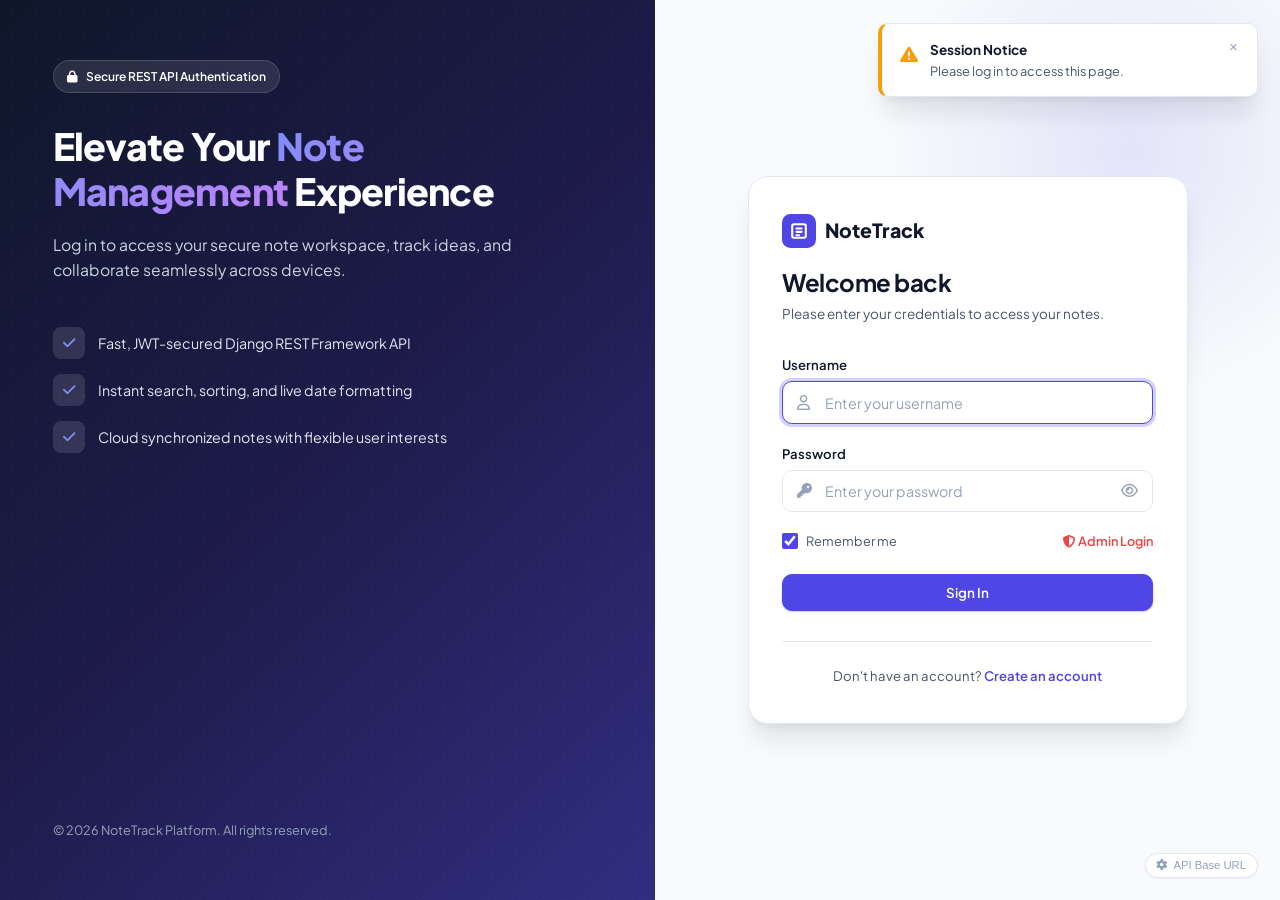
<file: user/notes.html>
<!DOCTYPE html>
<html lang="en">
<head>
  <meta charset="UTF-8">
  <meta name="viewport" content="width=device-width, initial-scale=1.0">
  <title>My Notes - NoteTrack</title>
  <link rel="icon" type="image/svg+xml" href="../assets/images/logo.svg">
  <link rel="stylesheet" href="https://cdnjs.cloudflare.com/ajax/libs/font-awesome/6.5.1/css/all.min.css">
  <link rel="stylesheet" href="../assets/css/style.css">
  <link rel="stylesheet" href="../assets/css/dashboard.css">
  <link rel="stylesheet" href="../assets/css/responsive.css">
</head>
<body>
  <div class="app-layout">
    <!-- Sidebar Navigation -->
    <aside class="app-sidebar">
      <div class="sidebar-header">
        <a href="dashboard.html" class="sidebar-brand">
          <img src="../assets/images/logo.svg" alt="NoteTrack" width="28" height="28">
          <span>NoteTrack</span>
        </a>
      </div>

      <nav class="sidebar-nav">
        <div class="nav-section-title">Menu</div>
        <a href="dashboard.html" class="nav-item">
          <i class="fa-solid fa-chart-pie"></i>
          <span>Dashboard</span>
        </a>
        <a href="notes.html" class="nav-item active">
          <i class="fa-regular fa-note-sticky"></i>
          <span>My Notes</span>
        </a>
        <a href="create-note.html" class="nav-item">
          <i class="fa-solid fa-plus"></i>
          <span>Create Note</span>
        </a>

        <div class="nav-section-title">Account</div>
        <a href="profile.html" class="nav-item">
          <i class="fa-regular fa-user"></i>
          <span>My Profile</span>
        </a>
      </nav>

      <div class="sidebar-footer">
        <div class="user-quick-profile">
          <div class="user-avatar">U</div>
          <div class="user-details-mini">
            <div class="user-name-mini user-name-label">Loading...</div>
            <div class="user-role-mini">
              <span class="badge badge-primary user-role-badge">User</span>
            </div>
          </div>
          <button class="action-btn btn-logout-trigger" title="Log Out" style="color: #ef4444;">
            <i class="fa-solid fa-arrow-right-from-bracket"></i>
          </button>
        </div>
      </div>
    </aside>

    <!-- Main Content Area -->
    <div class="app-main">
      <!-- Topbar Header -->
      <header class="app-topbar">
        <div class="topbar-left">
          <button class="sidebar-toggle-btn" id="sidebar-toggle-btn" aria-label="Toggle navigation">
            <i class="fa-solid fa-bars"></i>
          </button>
          <div class="page-breadcrumb">
            <a href="dashboard.html">Home</a>
            <i class="fa-solid fa-chevron-right" style="font-size: 0.7rem;"></i>
            <span>My Notes</span>
          </div>
        </div>

        <div class="topbar-right">
          <button class="icon-action-btn theme-toggle-btn" onclick="UI.toggleTheme()" aria-label="Toggle theme">
            <i class="fa-solid fa-moon"></i>
          </button>

          <button class="icon-action-btn" onclick="UI.showApiConfigModal()" title="API Settings">
            <i class="fa-solid fa-gear"></i>
          </button>

          <!-- Profile Dropdown -->
          <div class="profile-dropdown-wrapper">
            <button class="profile-trigger" data-dropdown-target="user-dropdown-menu" aria-label="User menu">
              <div class="user-avatar">U</div>
              <i class="fa-solid fa-chevron-down" style="font-size: 0.75rem; color: var(--text-muted);"></i>
            </button>
            <div class="dropdown-menu" id="user-dropdown-menu">
              <div class="dropdown-header">
                <div class="dropdown-user-name user-name-label">User</div>
                <div class="dropdown-user-email user-email-label">user@example.com</div>
              </div>
              <a href="profile.html" class="dropdown-item">
                <i class="fa-regular fa-user"></i> My Profile
              </a>
              <a href="notes.html" class="dropdown-item">
                <i class="fa-regular fa-note-sticky"></i> My Notes
              </a>
              <button class="dropdown-item text-danger btn-logout-trigger">
                <i class="fa-solid fa-arrow-right-from-bracket"></i> Sign Out
              </button>
            </div>
          </div>
        </div>
      </header>

      <!-- Notes Management Body -->
      <main class="page-content">
        <div class="page-header-row">
          <div class="page-title-group">
            <h1>My Notes <span class="badge badge-primary" id="notes-count-badge">0</span></h1>
            <p>View, organize, search, and update all your personal notes.</p>
          </div>
          <a href="create-note.html" class="btn btn-primary">
            <i class="fa-solid fa-plus"></i> New Note
          </a>
        </div>

        <!-- Filter & Search Toolbar -->
        <div class="table-card mb-3">
          <div class="table-toolbar">
            <div class="search-box-filter">
              <i class="fa-solid fa-magnifying-glass"></i>
              <input type="text" id="search-input" class="form-control" placeholder="Search by title or content...">
            </div>

            <div class="filter-bar">
              <div class="d-flex align-center gap-1">
                <span class="text-muted" style="font-size: 0.85rem;"><i class="fa-solid fa-arrow-down-wide-short"></i> Sort:</span>
                <select id="sort-select" class="form-control" style="width: auto; padding: 0.45rem 0.85rem;">
                  <option value="newest">Newest First</option>
                  <option value="oldest">Oldest First</option>
                  <option value="title-asc">Title (A - Z)</option>
                  <option value="title-desc">Title (Z - A)</option>
                </select>
              </div>

              <button id="btn-refresh" class="btn btn-secondary btn-icon" title="Refresh Notes">
                <i class="fa-solid fa-rotate-right"></i>
              </button>
            </div>
          </div>
        </div>

        <!-- Notes Grid -->
        <div class="notes-grid" id="notes-container">
          <!-- Populated by JavaScript -->
        </div>

        <!-- Empty State -->
        <div class="empty-state" id="notes-empty-state" style="display: none;">
          <div class="empty-state-icon">
            <i class="fa-regular fa-note-sticky"></i>
          </div>
          <h3 id="empty-title">No notes found</h3>
          <p id="empty-desc">You haven't recorded any notes yet or no notes match your search filter.</p>
          <a href="create-note.html" class="btn btn-primary" id="empty-btn">
            <i class="fa-solid fa-plus"></i> Create Note
          </a>
        </div>
      </main>
    </div>
  </div>

  <script src="../assets/js/config.js"></script>
  <script src="../assets/js/api.js"></script>
  <script src="../assets/js/ui.js"></script>
  <script src="../assets/js/auth.js"></script>
  <script src="../assets/js/notes.js"></script>
  <script>
    let allNotes = [];

    async function loadNotes() {
      const container = document.getElementById('notes-container');
      const countBadge = document.getElementById('notes-count-badge');
      const emptyState = document.getElementById('notes-empty-state');

      // Loading skeleton
      container.innerHTML = `
        <div class="skeleton skeleton-card"></div>
        <div class="skeleton skeleton-card"></div>
        <div class="skeleton skeleton-card"></div>
      `;
      emptyState.style.display = 'none';

      try {
        const { notes } = await Notes.getAllNotes();
        allNotes = notes || [];
        countBadge.textContent = allNotes.length;
        renderFilteredNotes();
      } catch (err) {
        container.innerHTML = '';
        UI.showToast(err.message, 'error', 'Failed to load notes');
      }
    }

    function renderFilteredNotes() {
      const container = document.getElementById('notes-container');
      const emptyState = document.getElementById('notes-empty-state');
      const emptyTitle = document.getElementById('empty-title');
      const emptyDesc = document.getElementById('empty-desc');

      const query = document.getElementById('search-input').value;
      const sort = document.getElementById('sort-select').value;

      const filtered = Notes.filterAndSortNotes(allNotes, { query, sort });

      container.innerHTML = '';

      if (filtered.length === 0) {
        if (allNotes.length === 0) {
          emptyTitle.textContent = 'No notes created yet';
          emptyDesc.textContent = 'Get started by creating your first note.';
        } else {
          emptyTitle.textContent = 'No matching notes';
          emptyDesc.textContent = `No notes match "${query}". Try another search term.`;
        }
        emptyState.style.display = 'flex';
      } else {
        emptyState.style.display = 'none';
        filtered.forEach(note => {
          const card = Notes.createNoteCardElement(note, true);
          container.appendChild(card);
        });

        // Bind delete action
        container.querySelectorAll('.btn-delete-note').forEach(btn => {
          btn.onclick = (e) => {
            e.preventDefault();
            const id = btn.getAttribute('data-id');
            const title = btn.getAttribute('data-title');
            Notes.confirmDelete(id, title, () => loadNotes());
          };
        });

        // Bind quick edit modal action
        container.querySelectorAll('.btn-edit-note').forEach(btn => {
          btn.onclick = async (e) => {
            e.preventDefault();
            const id = btn.getAttribute('data-id');
            try {
              const note = await Notes.getNoteById(id);
              Notes.openEditModal(note, () => loadNotes());
            } catch (err) {
              UI.showToast(err.message, 'error');
            }
          };
        });
      }
    }

    document.addEventListener('DOMContentLoaded', () => {
      if (!Auth.requireAuth()) return;

      loadNotes();

      // Search & Sort listeners
      document.getElementById('search-input').addEventListener('input', renderFilteredNotes);
      document.getElementById('sort-select').addEventListener('change', renderFilteredNotes);
      document.getElementById('btn-refresh').addEventListener('click', () => {
        UI.showToast('Refreshing notes...', 'info', '', 1500);
        loadNotes();
      });
    });
  </script>
</body>
</html>
</file>
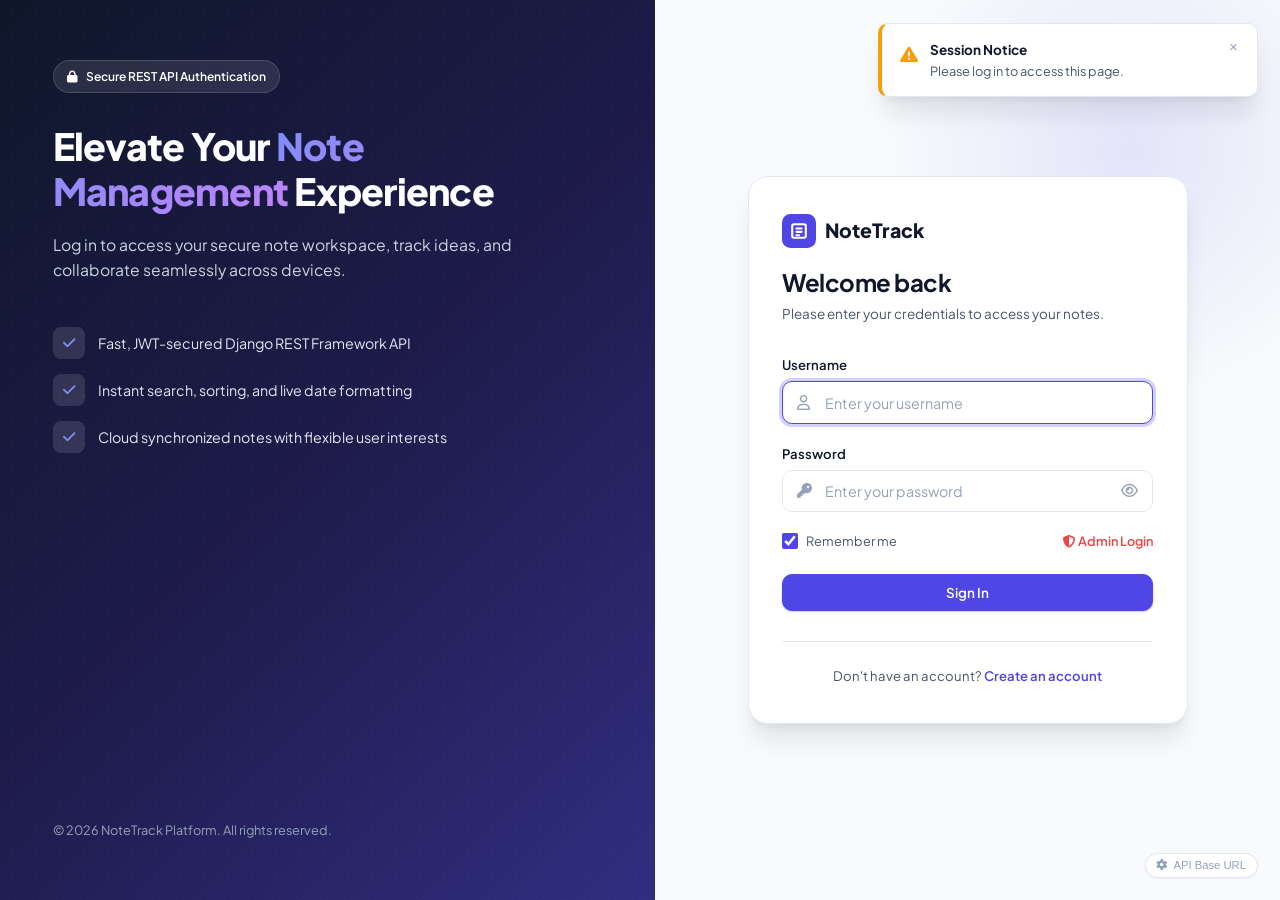
<file: user/profile.html>
<!DOCTYPE html>
<html lang="en">
<head>
  <meta charset="UTF-8">
  <meta name="viewport" content="width=device-width, initial-scale=1.0">
  <title>My Profile - NoteTrack</title>
  <link rel="icon" type="image/svg+xml" href="../assets/images/logo.svg">
  <link rel="stylesheet" href="https://cdnjs.cloudflare.com/ajax/libs/font-awesome/6.5.1/css/all.min.css">
  <link rel="stylesheet" href="../assets/css/style.css">
  <link rel="stylesheet" href="../assets/css/dashboard.css">
  <link rel="stylesheet" href="../assets/css/responsive.css">
  <style>
    .profile-card {
      max-width: 800px;
      margin: 0 auto;
      background-color: var(--bg-surface);
      border: 1px solid var(--border-color);
      border-radius: var(--radius-xl);
      box-shadow: var(--shadow-sm);
      overflow: hidden;
    }
    .profile-banner {
      height: 120px;
      background: linear-gradient(135deg, var(--primary) 0%, #a855f7 100%);
      position: relative;
    }
    .profile-avatar-large {
      width: 84px;
      height: 84px;
      border-radius: var(--radius-full);
      background: var(--bg-surface);
      border: 4px solid var(--bg-surface);
      box-shadow: var(--shadow-md);
      position: absolute;
      bottom: -42px;
      left: 2.25rem;
      display: flex;
      align-items: center;
      justify-content: center;
      font-size: 2rem;
      font-weight: 800;
      color: var(--primary);
    }
    .profile-body {
      padding: 3.5rem 2.25rem 2.25rem;
    }
    .grid-2 {
      display: grid;
      grid-template-columns: 1fr 1fr;
      gap: 1.25rem;
    }
    @media (max-width: 600px) {
      .grid-2 {
        grid-template-columns: 1fr;
      }
    }
    .interest-editor {
      border: 1px solid var(--border-color);
      border-radius: var(--radius-md);
      padding: 0.75rem;
      background-color: var(--bg-body);
      min-height: 90px;
      display: flex;
      flex-wrap: wrap;
      gap: 0.5rem;
      align-items: flex-start;
    }
    .removable-chip {
      background-color: var(--primary-light);
      color: var(--primary);
      padding: 0.3rem 0.75rem;
      border-radius: var(--radius-full);
      font-size: 0.8rem;
      font-weight: 600;
      display: inline-flex;
      align-items: center;
      gap: 0.4rem;
    }
    .removable-chip button {
      background: none;
      border: none;
      color: var(--primary);
      cursor: pointer;
      font-size: 0.85rem;
      padding: 0;
      display: flex;
      align-items: center;
    }
    .removable-chip button:hover {
      color: var(--danger);
    }
  </style>
</head>
<body>
  <div class="app-layout">
    <!-- Sidebar Navigation -->
    <aside class="app-sidebar">
      <div class="sidebar-header">
        <a href="dashboard.html" class="sidebar-brand">
          <img src="../assets/images/logo.svg" alt="NoteTrack" width="28" height="28">
          <span>NoteTrack</span>
        </a>
      </div>

      <nav class="sidebar-nav">
        <div class="nav-section-title">Menu</div>
        <a href="dashboard.html" class="nav-item">
          <i class="fa-solid fa-chart-pie"></i>
          <span>Dashboard</span>
        </a>
        <a href="notes.html" class="nav-item">
          <i class="fa-regular fa-note-sticky"></i>
          <span>My Notes</span>
        </a>
        <a href="create-note.html" class="nav-item">
          <i class="fa-solid fa-plus"></i>
          <span>Create Note</span>
        </a>

        <div class="nav-section-title">Account</div>
        <a href="profile.html" class="nav-item active">
          <i class="fa-regular fa-user"></i>
          <span>My Profile</span>
        </a>
      </nav>

      <div class="sidebar-footer">
        <div class="user-quick-profile">
          <div class="user-avatar">U</div>
          <div class="user-details-mini">
            <div class="user-name-mini user-name-label">Loading...</div>
            <div class="user-role-mini">
              <span class="badge badge-primary user-role-badge">User</span>
            </div>
          </div>
          <button class="action-btn btn-logout-trigger" title="Log Out" style="color: #ef4444;">
            <i class="fa-solid fa-arrow-right-from-bracket"></i>
          </button>
        </div>
      </div>
    </aside>

    <!-- Main Content Area -->
    <div class="app-main">
      <!-- Topbar Header -->
      <header class="app-topbar">
        <div class="topbar-left">
          <button class="sidebar-toggle-btn" id="sidebar-toggle-btn" aria-label="Toggle navigation">
            <i class="fa-solid fa-bars"></i>
          </button>
          <div class="page-breadcrumb">
            <a href="dashboard.html">Home</a>
            <i class="fa-solid fa-chevron-right" style="font-size: 0.7rem;"></i>
            <span>My Profile</span>
          </div>
        </div>

        <div class="topbar-right">
          <button class="icon-action-btn theme-toggle-btn" onclick="UI.toggleTheme()" aria-label="Toggle theme">
            <i class="fa-solid fa-moon"></i>
          </button>

          <!-- Profile Dropdown -->
          <div class="profile-dropdown-wrapper">
            <button class="profile-trigger" data-dropdown-target="user-dropdown-menu" aria-label="User menu">
              <div class="user-avatar">U</div>
              <i class="fa-solid fa-chevron-down" style="font-size: 0.75rem; color: var(--text-muted);"></i>
            </button>
            <div class="dropdown-menu" id="user-dropdown-menu">
              <div class="dropdown-header">
                <div class="dropdown-user-name user-name-label">User</div>
                <div class="dropdown-user-email user-email-label">user@example.com</div>
              </div>
              <a href="profile.html" class="dropdown-item">
                <i class="fa-regular fa-user"></i> My Profile
              </a>
              <a href="notes.html" class="dropdown-item">
                <i class="fa-regular fa-note-sticky"></i> My Notes
              </a>
              <button class="dropdown-item text-danger btn-logout-trigger">
                <i class="fa-solid fa-arrow-right-from-bracket"></i> Sign Out
              </button>
            </div>
          </div>
        </div>
      </header>

      <!-- Profile View Body -->
      <main class="page-content">
        <div class="page-header-row" style="max-width: 800px; margin-left: auto; margin-right: auto;">
          <div class="page-title-group">
            <h1>Account Settings</h1>
            <p>Manage your personal profile information and topic interests.</p>
          </div>
        </div>

        <div class="profile-card">
          <div class="profile-banner">
            <div class="profile-avatar-large" id="avatar-big">U</div>
          </div>

          <div class="profile-body">
            <form id="profile-form" novalidate>
              <div class="grid-2">
                <div class="form-group">
                  <label class="form-label" for="username-input">Username</label>
                  <input type="text" id="username-input" class="form-control" required>
                </div>
                <div class="form-group">
                  <label class="form-label" for="email-input">Email Address</label>
                  <input type="email" id="email-input" class="form-control" placeholder="user@example.com">
                </div>
              </div>

              <div class="grid-2">
                <div class="form-group">
                  <label class="form-label" for="first-name-input">First Name</label>
                  <input type="text" id="first-name-input" class="form-control" placeholder="e.g., John">
                </div>
                <div class="form-group">
                  <label class="form-label" for="last-name-input">Last Name</label>
                  <input type="text" id="last-name-input" class="form-control" placeholder="e.g., Doe">
                </div>
              </div>

              <div class="grid-2">
                <div class="form-group">
                  <label class="form-label">Role</label>
                  <input type="text" id="role-input" class="form-control" disabled style="background-color: var(--border-light); cursor: not-allowed;">
                </div>
                <div class="form-group">
                  <label class="form-label">User ID</label>
                  <input type="text" id="userid-input" class="form-control" disabled style="background-color: var(--border-light); cursor: not-allowed; font-family: monospace;">
                </div>
              </div>

              <!-- Interests Manager -->
              <div class="form-group mt-2">
                <label class="form-label">
                  <span>Topic Interests</span>
                  <span class="text-muted" style="font-weight: 400; font-size: 0.78rem;">Track your focus areas</span>
                </label>
                <div class="interest-editor" id="interests-container">
                  <!-- Chips inserted dynamically -->
                </div>
                <div class="d-flex align-center gap-2 mt-1">
                  <input type="text" id="new-interest-input" class="form-control" placeholder="Add a new interest (e.g., Artificial Intelligence, Python)..." style="height: 38px;">
                  <button type="button" id="btn-add-interest" class="btn btn-secondary btn-sm" style="height: 38px;">
                    <i class="fa-solid fa-plus"></i> Add
                  </button>
                </div>
              </div>

              <div class="d-flex align-center justify-between mt-3 pt-2" style="border-top: 1px solid var(--border-color);">
                <button type="button" id="btn-reload-profile" class="btn btn-secondary">
                  <i class="fa-solid fa-rotate-right"></i> Reset Changes
                </button>
                <button type="submit" id="btn-save-profile" class="btn btn-primary btn-lg">
                  <i class="fa-solid fa-check"></i> Save Profile
                </button>
              </div>
            </form>
          </div>
        </div>
      </main>
    </div>
  </div>

  <script src="../assets/js/config.js"></script>
  <script src="../assets/js/api.js"></script>
  <script src="../assets/js/ui.js"></script>
  <script src="../assets/js/auth.js"></script>
  <script>
    let currentInterests = [];

    async function loadProfile() {
      try {
        const user = await Auth.refreshProfile() || Auth.getCurrentUser();
        if (!user) return;

        document.getElementById('username-input').value = user.username || '';
        document.getElementById('email-input').value = user.email || '';
        document.getElementById('first-name-input').value = user.first_name || '';
        document.getElementById('last-name-input').value = user.last_name || '';
        document.getElementById('role-input').value = user.role || 'user';
        document.getElementById('userid-input').value = user.id || '--';

        const fullName = [user.first_name, user.last_name].filter(Boolean).join(' ') || user.username;
        document.getElementById('avatar-big').textContent = UI.getInitials(fullName);

        currentInterests = Array.isArray(user.interests) ? [...user.interests] : [];
        renderInterests();
      } catch (err) {
        UI.showToast(err.message, 'error');
      }
    }

    function renderInterests() {
      const container = document.getElementById('interests-container');
      container.innerHTML = '';

      if (currentInterests.length === 0) {
        container.innerHTML = '<span class="text-muted" style="font-size: 0.85rem; padding: 0.25rem;">No interests added yet. Type an interest below and click Add.</span>';
        return;
      }

      currentInterests.forEach((interest, index) => {
        const chip = document.createElement('span');
        chip.className = 'removable-chip';
        chip.innerHTML = `
          <span>${UI.escapeHTML(interest)}</span>
          <button type="button" data-index="${index}" title="Remove">&times;</button>
        `;
        chip.querySelector('button').onclick = () => {
          currentInterests.splice(index, 1);
          renderInterests();
        };
        container.appendChild(chip);
      });
    }

    function addInterest() {
      const input = document.getElementById('new-interest-input');
      const val = input.value.trim();
      if (!val) return;
      if (currentInterests.includes(val)) {
        UI.showToast('This interest is already added.', 'warning');
        return;
      }
      currentInterests.push(val);
      input.value = '';
      renderInterests();
    }

    document.addEventListener('DOMContentLoaded', () => {
      if (!Auth.requireAuth()) return;

      loadProfile();

      document.getElementById('btn-add-interest').addEventListener('click', addInterest);
      document.getElementById('new-interest-input').addEventListener('keydown', (e) => {
        if (e.key === 'Enter') {
          e.preventDefault();
          addInterest();
        }
      });

      document.getElementById('btn-reload-profile').addEventListener('click', () => {
        loadProfile();
        UI.showToast('Profile form reset', 'info');
      });

      document.getElementById('profile-form').addEventListener('submit', async (e) => {
        e.preventDefault();

        const submitBtn = document.getElementById('btn-save-profile');
        const payload = {
          username: document.getElementById('username-input').value.trim(),
          email: document.getElementById('email-input').value.trim(),
          first_name: document.getElementById('first-name-input').value.trim(),
          last_name: document.getElementById('last-name-input').value.trim(),
          interests: currentInterests
        };

        if (!payload.username) {
          UI.showToast('Username is required.', 'error');
          return;
        }

        submitBtn.disabled = true;
        submitBtn.innerHTML = '<span class="spinner"></span> Saving...';

        try {
          await Auth.updateProfile(payload);
          submitBtn.disabled = false;
          submitBtn.innerHTML = '<i class="fa-solid fa-check"></i> Save Profile';
          UI.showToast('Profile updated successfully!', 'success');
          loadProfile();
        } catch (err) {
          submitBtn.disabled = false;
          submitBtn.innerHTML = '<i class="fa-solid fa-check"></i> Save Profile';
          UI.showToast(err.message, 'error', 'Update Failed');
        }
      });
    });
  </script>
</body>
</html>
</file>
<file: assets/css/style.css>
/* ==========================================================================
   NoteTrack SaaS - Core Style System (style.css)
   Pure CSS3 with Modern Variables, Typography, Components & Dark Mode
   ========================================================================== */

@import url('https://fonts.googleapis.com/css2?family=Plus+Jakarta+Sans:wght@400;500;600;700;800&family=JetBrains+Mono:wght@400;500&display=swap');

:root {
  /* Brand Colors */
  --primary: #4f46e5;
  --primary-hover: #4338ca;
  --primary-light: #eef2ff;
  --primary-focus: rgba(79, 70, 229, 0.25);
  
  --secondary: #64748b;
  --secondary-hover: #475569;
  --secondary-light: #f1f5f9;

  /* Status Colors */
  --success: #10b981;
  --success-light: #ecfdf5;
  --success-text: #065f46;
  
  --warning: #f59e0b;
  --warning-light: #fffbeb;
  --warning-text: #92400e;

  --danger: #ef4444;
  --danger-hover: #dc2626;
  --danger-light: #fef2f2;
  --danger-text: #991b1b;
  --danger-focus: rgba(239, 68, 68, 0.25);

  --info: #0284c7;
  --info-light: #f0f9ff;
  --info-text: #075985;

  /* Neutrals & Surfaces (Light Mode) */
  --bg-body: #f8fafc;
  --bg-surface: #ffffff;
  --bg-surface-elevated: #ffffff;
  --bg-sidebar: #0f172a;
  --sidebar-text: #94a3b8;
  --sidebar-active-bg: rgba(255, 255, 255, 0.08);
  --sidebar-active-text: #ffffff;

  --border-color: #e2e8f0;
  --border-light: #f1f5f9;
  
  --text-primary: #0f172a;
  --text-secondary: #475569;
  --text-muted: #94a3b8;
  --text-inverse: #ffffff;

  /* Shadows */
  --shadow-xs: 0 1px 2px 0 rgba(15, 23, 42, 0.05);
  --shadow-sm: 0 1px 3px 0 rgba(15, 23, 42, 0.08), 0 1px 2px -1px rgba(15, 23, 42, 0.08);
  --shadow-md: 0 4px 6px -1px rgba(15, 23, 42, 0.08), 0 2px 4px -2px rgba(15, 23, 42, 0.06);
  --shadow-lg: 0 10px 15px -3px rgba(15, 23, 42, 0.08), 0 4px 6px -4px rgba(15, 23, 42, 0.04);
  --shadow-xl: 0 20px 25px -5px rgba(15, 23, 42, 0.1), 0 8px 10px -6px rgba(15, 23, 42, 0.06);
  --shadow-glow: 0 0 20px rgba(79, 70, 229, 0.25);

  /* Geometry & Transitions */
  --radius-xs: 4px;
  --radius-sm: 6px;
  --radius-md: 10px;
  --radius-lg: 14px;
  --radius-xl: 20px;
  --radius-full: 9999px;

  --transition-fast: 0.15s ease;
  --transition-normal: 0.25s ease;
  --transition-smooth: 0.35s cubic-bezier(0.16, 1, 0.3, 1);

  /* Layout Constants */
  --sidebar-width: 260px;
  --sidebar-collapsed-width: 72px;
  --topbar-height: 70px;
}

/* Dark Mode Variables */
[data-theme="dark"] {
  --bg-body: #090d16;
  --bg-surface: #111827;
  --bg-surface-elevated: #1a2234;
  --bg-sidebar: #0b1120;
  --sidebar-text: #94a3b8;
  --sidebar-active-bg: rgba(255, 255, 255, 0.06);
  --sidebar-active-text: #ffffff;

  --border-color: #1f293d;
  --border-light: #161f30;

  --text-primary: #f8fafc;
  --text-secondary: #94a3b8;
  --text-muted: #64748b;
  --text-inverse: #0f172a;

  --primary-light: rgba(79, 70, 229, 0.15);
  --success-light: rgba(16, 185, 129, 0.15);
  --warning-light: rgba(245, 158, 11, 0.15);
  --danger-light: rgba(239, 68, 68, 0.15);
  --info-light: rgba(2, 132, 199, 0.15);

  --shadow-sm: 0 1px 3px 0 rgba(0, 0, 0, 0.4);
  --shadow-md: 0 4px 6px -1px rgba(0, 0, 0, 0.5);
  --shadow-lg: 0 10px 15px -3px rgba(0, 0, 0, 0.6);
  --shadow-xl: 0 20px 25px -5px rgba(0, 0, 0, 0.7);
}

/* Base Reset & Box Sizing */
*, *::before, *::after {
  box-sizing: border-box;
  margin: 0;
  padding: 0;
}

html {
  font-size: 15px;
  scroll-behavior: smooth;
  -webkit-font-smoothing: antialiased;
  -moz-osx-font-smoothing: grayscale;
}

body {
  font-family: 'Plus Jakarta Sans', -apple-system, BlinkMacSystemFont, 'Segoe UI', Roboto, Helvetica, Arial, sans-serif;
  background-color: var(--bg-body);
  color: var(--text-primary);
  line-height: 1.6;
  min-height: 100vh;
  overflow-x: hidden;
  transition: background-color var(--transition-normal), color var(--transition-normal);
}

/* Typography */
h1, h2, h3, h4, h5, h6 {
  color: var(--text-primary);
  font-weight: 700;
  line-height: 1.25;
  letter-spacing: -0.02em;
}

h1 { font-size: 2rem; }
h2 { font-size: 1.6rem; }
h3 { font-size: 1.3rem; }
h4 { font-size: 1.1rem; }
h5 { font-size: 0.95rem; }

p {
  color: var(--text-secondary);
  font-size: 0.95rem;
}

a {
  color: var(--primary);
  text-decoration: none;
  transition: color var(--transition-fast);
}

a:hover {
  color: var(--primary-hover);
}

code, pre {
  font-family: 'JetBrains Mono', monospace;
}

/* Reusable Button System */
.btn {
  display: inline-flex;
  align-items: center;
  justify-content: center;
  gap: 0.5rem;
  font-family: inherit;
  font-size: 0.9rem;
  font-weight: 600;
  padding: 0.625rem 1.25rem;
  border-radius: var(--radius-md);
  border: 1px solid transparent;
  cursor: pointer;
  transition: all var(--transition-fast);
  white-space: nowrap;
  user-select: none;
  text-decoration: none;
}

.btn:disabled, .btn.disabled {
  opacity: 0.6;
  cursor: not-allowed;
  pointer-events: none;
}

.btn svg, .btn i {
  font-size: 1rem;
}

.btn-primary {
  background-color: var(--primary);
  color: #ffffff;
  border-color: var(--primary);
  box-shadow: 0 1px 2px 0 rgba(79, 70, 229, 0.3);
}

.btn-primary:hover {
  background-color: var(--primary-hover);
  border-color: var(--primary-hover);
  color: #ffffff;
  transform: translateY(-1px);
  box-shadow: 0 4px 10px rgba(79, 70, 229, 0.35);
}

.btn-secondary {
  background-color: var(--bg-surface);
  color: var(--text-primary);
  border-color: var(--border-color);
  box-shadow: var(--shadow-xs);
}

.btn-secondary:hover {
  background-color: var(--border-light);
  border-color: var(--secondary);
  color: var(--text-primary);
}

.btn-outline-primary {
  background-color: transparent;
  color: var(--primary);
  border-color: var(--primary);
}

.btn-outline-primary:hover {
  background-color: var(--primary-light);
  color: var(--primary);
}

.btn-danger {
  background-color: var(--danger);
  color: #ffffff;
  border-color: var(--danger);
}

.btn-danger:hover {
  background-color: var(--danger-hover);
  border-color: var(--danger-hover);
  box-shadow: 0 4px 10px rgba(239, 68, 68, 0.35);
}

.btn-outline-danger {
  background-color: transparent;
  color: var(--danger);
  border-color: var(--danger);
}

.btn-outline-danger:hover {
  background-color: var(--danger-light);
  color: var(--danger);
}

.btn-sm {
  padding: 0.4rem 0.8rem;
  font-size: 0.8rem;
  border-radius: var(--radius-sm);
}

.btn-lg {
  padding: 0.8rem 1.6rem;
  font-size: 1rem;
  border-radius: var(--radius-md);
}

.btn-icon {
  padding: 0.6rem;
  border-radius: var(--radius-md);
  aspect-ratio: 1;
}

/* Form Controls */
.form-group {
  margin-bottom: 1.25rem;
  display: flex;
  flex-direction: column;
  gap: 0.4rem;
  text-align: left;
}

.form-label {
  font-size: 0.875rem;
  font-weight: 600;
  color: var(--text-primary);
  display: flex;
  align-items: center;
  justify-content: space-between;
}

.form-label .optional {
  font-size: 0.75rem;
  color: var(--text-muted);
  font-weight: 400;
}

.form-control {
  width: 100%;
  padding: 0.75rem 1rem;
  font-family: inherit;
  font-size: 0.95rem;
  color: var(--text-primary);
  background-color: var(--bg-surface);
  border: 1px solid var(--border-color);
  border-radius: var(--radius-md);
  outline: none;
  transition: border-color var(--transition-fast), box-shadow var(--transition-fast);
}

.form-control:focus {
  border-color: var(--primary);
  box-shadow: 0 0 0 3px var(--primary-focus);
}

.form-control::placeholder {
  color: var(--text-muted);
}

.form-control.is-invalid {
  border-color: var(--danger);
  box-shadow: 0 0 0 3px var(--danger-focus);
}

.form-error {
  font-size: 0.8rem;
  color: var(--danger);
  margin-top: 0.25rem;
  display: none;
}

.form-error.visible {
  display: block;
}

textarea.form-control {
  min-height: 120px;
  resize: vertical;
}

/* Badges & Pills */
.badge {
  display: inline-flex;
  align-items: center;
  gap: 0.35rem;
  padding: 0.25rem 0.65rem;
  font-size: 0.75rem;
  font-weight: 700;
  letter-spacing: 0.02em;
  text-transform: uppercase;
  border-radius: var(--radius-full);
}

.badge-primary {
  background-color: var(--primary-light);
  color: var(--primary);
}

.badge-success {
  background-color: var(--success-light);
  color: var(--success);
}

.badge-warning {
  background-color: var(--warning-light);
  color: var(--warning-text);
}

.badge-danger {
  background-color: var(--danger-light);
  color: var(--danger);
}

.badge-secondary {
  background-color: var(--border-light);
  color: var(--text-secondary);
}

/* Modern Card Primitive */
.card {
  background-color: var(--bg-surface);
  border: 1px solid var(--border-color);
  border-radius: var(--radius-lg);
  box-shadow: var(--shadow-sm);
  transition: transform var(--transition-normal), box-shadow var(--transition-normal), border-color var(--transition-normal);
}

.card-hover:hover {
  transform: translateY(-2px);
  box-shadow: var(--shadow-md);
  border-color: var(--border-color);
}

.card-header {
  padding: 1.25rem 1.5rem;
  border-bottom: 1px solid var(--border-color);
  display: flex;
  align-items: center;
  justify-content: space-between;
}

.card-body {
  padding: 1.5rem;
}

.card-footer {
  padding: 1rem 1.5rem;
  border-top: 1px solid var(--border-color);
  background-color: var(--bg-body);
  border-radius: 0 0 var(--radius-lg) var(--radius-lg);
}

/* Toast Container */
#toast-container {
  position: fixed;
  top: 1.5rem;
  right: 1.5rem;
  z-index: 99999;
  display: flex;
  flex-direction: column;
  gap: 0.75rem;
  max-width: 380px;
  width: 90%;
  pointer-events: none;
}

.toast {
  pointer-events: auto;
  display: flex;
  align-items: flex-start;
  gap: 0.75rem;
  padding: 1rem 1.25rem;
  background-color: var(--bg-surface-elevated);
  border-radius: var(--radius-md);
  box-shadow: var(--shadow-xl);
  border-left: 4px solid var(--primary);
  border: 1px solid var(--border-color);
  border-left-width: 4px;
  transform: translateX(120%);
  opacity: 0;
  transition: all var(--transition-smooth);
}

.toast.show {
  transform: translateX(0);
  opacity: 1;
}

.toast-icon {
  font-size: 1.2rem;
  flex-shrink: 0;
  margin-top: 1px;
}

.toast-content {
  flex: 1;
}

.toast-title {
  font-weight: 700;
  font-size: 0.9rem;
  color: var(--text-primary);
  margin-bottom: 0.2rem;
}

.toast-message {
  font-size: 0.85rem;
  color: var(--text-secondary);
  line-height: 1.4;
}

.toast-close {
  background: none;
  border: none;
  color: var(--text-muted);
  cursor: pointer;
  font-size: 1rem;
  padding: 0;
  line-height: 1;
  transition: color var(--transition-fast);
}

.toast-close:hover {
  color: var(--text-primary);
}

.toast.toast-success { border-left-color: var(--success); }
.toast.toast-success .toast-icon { color: var(--success); }

.toast.toast-error { border-left-color: var(--danger); }
.toast.toast-error .toast-icon { color: var(--danger); }

.toast.toast-warning { border-left-color: var(--warning); }
.toast.toast-warning .toast-icon { color: var(--warning); }

.toast.toast-info { border-left-color: var(--info); }
.toast.toast-info .toast-icon { color: var(--info); }

/* Modal Backdrop & Dialog */
.modal-overlay {
  position: fixed;
  inset: 0;
  background-color: rgba(15, 23, 42, 0.6);
  backdrop-filter: blur(4px);
  z-index: 9999;
  display: flex;
  align-items: center;
  justify-content: center;
  padding: 1.5rem;
  opacity: 0;
  visibility: hidden;
  transition: opacity var(--transition-normal), visibility var(--transition-normal);
}

.modal-overlay.active {
  opacity: 1;
  visibility: visible;
}

.modal-dialog {
  background-color: var(--bg-surface);
  border: 1px solid var(--border-color);
  border-radius: var(--radius-lg);
  box-shadow: var(--shadow-xl);
  width: 100%;
  max-width: 520px;
  max-height: 90vh;
  overflow-y: auto;
  transform: scale(0.95) translateY(10px);
  transition: transform var(--transition-smooth);
}

.modal-overlay.active .modal-dialog {
  transform: scale(1) translateY(0);
}

.modal-header {
  padding: 1.25rem 1.5rem;
  border-bottom: 1px solid var(--border-color);
  display: flex;
  align-items: center;
  justify-content: space-between;
}

.modal-header h3 {
  font-size: 1.15rem;
  font-weight: 700;
}

.modal-close-btn {
  background: none;
  border: none;
  color: var(--text-muted);
  cursor: pointer;
  font-size: 1.2rem;
  border-radius: var(--radius-sm);
  display: flex;
  align-items: center;
  justify-content: center;
  width: 32px;
  height: 32px;
  transition: all var(--transition-fast);
}

.modal-close-btn:hover {
  background-color: var(--border-light);
  color: var(--text-primary);
}

.modal-body {
  padding: 1.5rem;
}

.modal-footer {
  padding: 1rem 1.5rem;
  border-top: 1px solid var(--border-color);
  background-color: var(--bg-body);
  display: flex;
  align-items: center;
  justify-content: flex-end;
  gap: 0.75rem;
  border-radius: 0 0 var(--radius-lg) var(--radius-lg);
}

/* Skeleton Loading Shimmer */
.skeleton {
  background: linear-gradient(90deg, var(--border-light) 25%, var(--border-color) 50%, var(--border-light) 75%);
  background-size: 200% 100%;
  animation: skeleton-shimmer 1.5s infinite;
  border-radius: var(--radius-sm);
  display: inline-block;
}

@keyframes skeleton-shimmer {
  0% { background-position: 200% 0; }
  100% { background-position: -200% 0; }
}

.skeleton-text {
  height: 14px;
  margin-bottom: 8px;
  width: 100%;
}

.skeleton-title {
  height: 22px;
  margin-bottom: 12px;
  width: 60%;
}

.skeleton-avatar {
  width: 44px;
  height: 44px;
  border-radius: var(--radius-full);
}

.skeleton-card {
  height: 160px;
  border-radius: var(--radius-lg);
  margin-bottom: 1rem;
}

/* Spinner */
.spinner {
  display: inline-block;
  width: 1rem;
  height: 1rem;
  border: 2px solid rgba(255, 255, 255, 0.3);
  border-radius: 50%;
  border-top-color: #ffffff;
  animation: spin 0.7s linear infinite;
}

.spinner-primary {
  border: 2px solid rgba(79, 70, 229, 0.2);
  border-top-color: var(--primary);
}

@keyframes spin {
  to { transform: rotate(360deg); }
}

/* Utility Helpers */
.d-flex { display: flex; }
.align-center { align-items: center; }
.justify-between { justify-content: space-between; }
.gap-1 { gap: 0.5rem; }
.gap-2 { gap: 1rem; }
.gap-3 { gap: 1.5rem; }
.text-muted { color: var(--text-muted); }
.text-secondary { color: var(--text-secondary); }
.fw-bold { font-weight: 700; }
.text-center { text-align: center; }
.w-100 { width: 100%; }
.mt-1 { margin-top: 0.5rem; }
.mt-2 { margin-top: 1rem; }
.mt-3 { margin-top: 1.5rem; }
.mb-1 { margin-bottom: 0.5rem; }
.mb-2 { margin-bottom: 1rem; }
.mb-3 { margin-bottom: 1.5rem; }
</file>
<file: assets/css/auth.css>
/* ==========================================================================
   NoteTrack SaaS - Authentication Styles (auth.css)
   Split Screen & Centered Modern Auth Layouts
   ========================================================================== */

.auth-wrapper {
  min-height: 100vh;
  display: flex;
  background-color: var(--bg-body);
  position: relative;
  overflow: hidden;
}

/* Ambient glow accents */
.auth-wrapper::before {
  content: '';
  position: absolute;
  width: 500px;
  height: 500px;
  background: radial-gradient(circle, rgba(79, 70, 229, 0.12) 0%, rgba(79, 70, 229, 0) 70%);
  top: -100px;
  right: -100px;
  border-radius: 50%;
  z-index: 0;
  pointer-events: none;
}

.auth-wrapper::after {
  content: '';
  position: absolute;
  width: 600px;
  height: 600px;
  background: radial-gradient(circle, rgba(2, 132, 199, 0.08) 0%, rgba(2, 132, 199, 0) 70%);
  bottom: -150px;
  left: -150px;
  border-radius: 50%;
  z-index: 0;
  pointer-events: none;
}

/* Split Layout */
.auth-side-brand {
  flex: 1;
  background: linear-gradient(135deg, #0f172a 0%, #1e1b4b 50%, #312e81 100%);
  color: #ffffff;
  padding: 4rem 3.5rem;
  display: flex;
  flex-direction: column;
  justify-content: space-between;
  position: relative;
  overflow: hidden;
  z-index: 1;
}

.auth-side-brand::before {
  content: '';
  position: absolute;
  inset: 0;
  background-image: radial-gradient(rgba(255, 255, 255, 0.1) 1px, transparent 1px);
  background-size: 24px 24px;
  opacity: 0.3;
  pointer-events: none;
}

.auth-side-content {
  position: relative;
  z-index: 2;
  max-width: 480px;
}

.brand-badge {
  display: inline-flex;
  align-items: center;
  gap: 0.5rem;
  background: rgba(255, 255, 255, 0.1);
  backdrop-filter: blur(8px);
  border: 1px solid rgba(255, 255, 255, 0.15);
  color: #ffffff;
  padding: 0.4rem 0.9rem;
  border-radius: var(--radius-full);
  font-size: 0.8rem;
  font-weight: 600;
  margin-bottom: 2rem;
}

.auth-side-brand h1 {
  color: #ffffff;
  font-size: 2.5rem;
  font-weight: 800;
  line-height: 1.2;
  margin-bottom: 1.25rem;
}

.auth-side-brand h1 span {
  background: linear-gradient(135deg, #818cf8 0%, #c084fc 100%);
  -webkit-background-clip: text;
  -webkit-text-fill-color: transparent;
}

.auth-side-brand p {
  color: #cbd5e1;
  font-size: 1.05rem;
  line-height: 1.6;
}

.feature-pill-list {
  display: flex;
  flex-direction: column;
  gap: 1rem;
  margin-top: 3rem;
}

.feature-pill-item {
  display: flex;
  align-items: center;
  gap: 0.9rem;
  color: #e2e8f0;
  font-size: 0.95rem;
}

.feature-pill-icon {
  width: 32px;
  height: 32px;
  border-radius: 8px;
  background: rgba(255, 255, 255, 0.12);
  display: flex;
  align-items: center;
  justify-content: center;
  color: #818cf8;
  flex-shrink: 0;
}

.auth-side-footer {
  position: relative;
  z-index: 2;
  color: #94a3b8;
  font-size: 0.85rem;
}

/* Auth Form Side */
.auth-side-form {
  flex: 1;
  display: flex;
  align-items: center;
  justify-content: center;
  padding: 2.5rem;
  position: relative;
  z-index: 1;
}

.auth-card {
  width: 100%;
  max-width: 440px;
  background-color: var(--bg-surface);
  border: 1px solid var(--border-color);
  border-radius: var(--radius-xl);
  padding: 2.5rem 2.25rem;
  box-shadow: var(--shadow-xl);
}

.auth-header {
  margin-bottom: 2rem;
  text-align: left;
}

.auth-logo {
  display: inline-flex;
  align-items: center;
  gap: 0.6rem;
  font-size: 1.3rem;
  font-weight: 800;
  color: var(--text-primary);
  margin-bottom: 1.25rem;
}

.auth-logo svg {
  width: 36px;
  height: 36px;
  color: var(--primary);
}

.auth-header h2 {
  font-size: 1.6rem;
  margin-bottom: 0.4rem;
}

.auth-header p {
  color: var(--text-secondary);
  font-size: 0.9rem;
}

/* Input Fields with Prefix/Suffix Icons */
.input-group {
  position: relative;
  display: flex;
  align-items: center;
}

.input-icon-left {
  position: absolute;
  left: 1rem;
  color: var(--text-muted);
  pointer-events: none;
  font-size: 1rem;
  display: flex;
  align-items: center;
}

.input-group .form-control {
  padding-left: 2.75rem;
}

.input-icon-right {
  position: absolute;
  right: 1rem;
  background: none;
  border: none;
  color: var(--text-muted);
  cursor: pointer;
  padding: 0;
  display: flex;
  align-items: center;
  font-size: 1rem;
  transition: color var(--transition-fast);
}

.input-icon-right:hover {
  color: var(--text-primary);
}

.form-check {
  display: flex;
  align-items: center;
  gap: 0.5rem;
  font-size: 0.85rem;
  color: var(--text-secondary);
  cursor: pointer;
}

.form-check input[type="checkbox"] {
  accent-color: var(--primary);
  width: 16px;
  height: 16px;
  border-radius: 4px;
  cursor: pointer;
}

.auth-options {
  display: flex;
  align-items: center;
  justify-content: space-between;
  margin-bottom: 1.5rem;
}

.auth-footer-nav {
  text-align: center;
  margin-top: 2rem;
  padding-top: 1.5rem;
  border-top: 1px solid var(--border-color);
  font-size: 0.875rem;
  color: var(--text-secondary);
}

.auth-footer-nav a {
  font-weight: 600;
}

/* Dedicated Admin Auth Flair */
.admin-badge {
  background: linear-gradient(135deg, rgba(239, 68, 68, 0.12), rgba(185, 28, 28, 0.2));
  color: #dc2626;
  border: 1px solid rgba(239, 68, 68, 0.3);
  padding: 0.35rem 0.8rem;
  border-radius: var(--radius-full);
  font-size: 0.75rem;
  font-weight: 700;
  display: inline-flex;
  align-items: center;
  gap: 0.4rem;
  margin-bottom: 1rem;
}

.admin-banner {
  background: rgba(239, 68, 68, 0.08);
  border: 1px solid rgba(239, 68, 68, 0.2);
  border-radius: var(--radius-md);
  padding: 0.75rem 1rem;
  font-size: 0.825rem;
  color: var(--danger-text);
  margin-bottom: 1.5rem;
  display: flex;
  align-items: flex-start;
  gap: 0.6rem;
}

/* API Base URL Setting Trigger */
.api-config-trigger {
  position: absolute;
  bottom: 1.5rem;
  right: 1.5rem;
  display: flex;
  align-items: center;
  gap: 0.4rem;
  font-size: 0.75rem;
  color: var(--text-muted);
  background: var(--bg-surface);
  border: 1px solid var(--border-color);
  padding: 0.35rem 0.7rem;
  border-radius: var(--radius-full);
  cursor: pointer;
  box-shadow: var(--shadow-xs);
  transition: all var(--transition-fast);
}

.api-config-trigger:hover {
  color: var(--text-primary);
  border-color: var(--primary);
}

/* Global Alert box */
.alert {
  padding: 0.85rem 1rem;
  border-radius: var(--radius-md);
  font-size: 0.875rem;
  display: flex;
  align-items: flex-start;
  gap: 0.75rem;
  margin-bottom: 1.25rem;
}

.alert-danger {
  background-color: var(--danger-light);
  border: 1px solid rgba(239, 68, 68, 0.25);
  color: var(--danger-text);
}

.alert-success {
  background-color: var(--success-light);
  border: 1px solid rgba(16, 185, 129, 0.25);
  color: var(--success-text);
}
</file>
<file: assets/css/responsive.css>
/* ==========================================================================
   NoteTrack SaaS - Responsive Breakpoints & Mobile Drawer (responsive.css)
   Clean support for Desktop (1920, 1440), Laptop (1366), Tablet (768), Mobile (430, 390, 375)
   ========================================================================== */

/* Tablet & Smaller Desktop Adjustments (<= 1024px) */
@media (max-width: 1024px) {
  :root {
    --sidebar-width: 240px;
  }

  .stat-grid {
    grid-template-columns: repeat(2, 1fr);
  }

  .auth-side-brand {
    padding: 3rem 2.5rem;
  }
}

/* Tablet Breakpoint (<= 768px) */
@media (max-width: 768px) {
  /* Sidebar Drawer on Mobile/Tablet */
  .app-sidebar {
    transform: translateX(-100%);
    box-shadow: none;
  }

  .app-sidebar.drawer-open {
    transform: translateX(0);
    box-shadow: 0 0 40px rgba(0, 0, 0, 0.4);
  }

  .app-main {
    margin-left: 0 !important;
  }

  .sidebar-toggle-btn {
    display: flex !important;
  }

  /* Overlay backdrop when sidebar is open */
  .sidebar-backdrop {
    display: none;
    position: fixed;
    inset: 0;
    background-color: rgba(15, 23, 42, 0.5);
    backdrop-filter: blur(3px);
    z-index: 999;
  }

  .sidebar-backdrop.active {
    display: block;
  }

  .app-topbar {
    padding: 0 1rem;
  }

  .topbar-search {
    display: none; /* Collapsed on mobile, available via search box in page */
  }

  .page-content {
    padding: 1.25rem 1rem;
  }

  .page-header-row {
    flex-direction: column;
    align-items: flex-start;
    gap: 0.75rem;
  }

  .page-header-row .btn {
    width: 100%;
  }

  .stat-grid {
    grid-template-columns: 1fr;
    gap: 1rem;
  }

  .notes-grid {
    grid-template-columns: 1fr;
    gap: 1rem;
  }

  /* Auth split view collapses on tablets & mobile */
  .auth-wrapper {
    flex-direction: column;
  }

  .auth-side-brand {
    display: none; /* Mobile focuses on quick login card */
  }

  .auth-side-form {
    padding: 1.5rem 1rem;
    min-height: 100vh;
  }

  .auth-card {
    padding: 2rem 1.5rem;
    box-shadow: var(--shadow-md);
  }

  .table-toolbar {
    flex-direction: column;
    align-items: stretch;
  }

  .filter-bar {
    width: 100%;
  }

  .search-box-filter {
    width: 100%;
  }
}

/* Mobile Breakpoints (<= 480px: 430px, 390px, 375px) */
@media (max-width: 480px) {
  html {
    font-size: 14px;
  }

  h1 { font-size: 1.6rem; }
  h2 { font-size: 1.35rem; }
  h3 { font-size: 1.15rem; }

  .page-breadcrumb {
    display: none;
  }

  .modal-dialog {
    margin: 1rem;
    max-height: 85vh;
  }

  .modal-header, .modal-body, .modal-footer {
    padding: 1rem 1.25rem;
  }

  #toast-container {
    top: 1rem;
    right: 5%;
    width: 90%;
  }

  .btn {
    padding: 0.55rem 1rem;
  }
}
</file>
<file: assets/css/dashboard.css>
/* ==========================================================================
   NoteTrack SaaS - Dashboard Styles (dashboard.css)
   Sidebar, Topbar, Stat Grids, Note Cards, Tables, Forms & Views
   ========================================================================== */

/* Main Layout Shell */
.app-layout {
  display: flex;
  min-height: 100vh;
  background-color: var(--bg-body);
}

/* Sidebar Navigation */
.app-sidebar {
  width: var(--sidebar-width);
  background-color: var(--bg-sidebar);
  color: var(--sidebar-text);
  display: flex;
  flex-direction: column;
  position: fixed;
  top: 0;
  left: 0;
  bottom: 0;
  z-index: 1000;
  transition: transform var(--transition-smooth), width var(--transition-smooth);
  border-right: 1px solid rgba(255, 255, 255, 0.05);
}

.sidebar-header {
  height: var(--topbar-height);
  padding: 0 1.5rem;
  display: flex;
  align-items: center;
  justify-content: space-between;
  border-bottom: 1px solid rgba(255, 255, 255, 0.06);
}

.sidebar-brand {
  display: flex;
  align-items: center;
  gap: 0.75rem;
  color: #ffffff;
  font-weight: 800;
  font-size: 1.15rem;
  text-decoration: none;
}

.sidebar-brand svg {
  width: 28px;
  height: 28px;
  color: var(--primary);
}

.sidebar-nav {
  flex: 1;
  padding: 1.5rem 1rem;
  overflow-y: auto;
  display: flex;
  flex-direction: column;
  gap: 0.35rem;
}

.nav-section-title {
  font-size: 0.7rem;
  text-transform: uppercase;
  letter-spacing: 0.08em;
  color: #64748b;
  font-weight: 700;
  padding: 0.75rem 0.75rem 0.35rem;
}

.nav-item {
  display: flex;
  align-items: center;
  gap: 0.85rem;
  padding: 0.7rem 0.85rem;
  color: var(--sidebar-text);
  border-radius: var(--radius-md);
  font-weight: 600;
  font-size: 0.9rem;
  text-decoration: none;
  transition: all var(--transition-fast);
  position: relative;
}

.nav-item:hover {
  background-color: var(--sidebar-active-bg);
  color: #ffffff;
}

.nav-item.active {
  background: linear-gradient(90deg, rgba(79, 70, 229, 0.2) 0%, rgba(79, 70, 229, 0.05) 100%);
  color: #ffffff;
  border-left: 3px solid var(--primary);
}

.nav-item i, .nav-item svg {
  font-size: 1.1rem;
  width: 20px;
  display: flex;
  align-items: center;
  justify-content: center;
  color: #94a3b8;
  transition: color var(--transition-fast);
}

.nav-item.active i, .nav-item.active svg {
  color: #818cf8;
}

.nav-item .nav-badge {
  margin-left: auto;
  font-size: 0.7rem;
  padding: 0.15rem 0.5rem;
  border-radius: var(--radius-full);
  background: rgba(255, 255, 255, 0.1);
  color: #e2e8f0;
}

.sidebar-footer {
  padding: 1rem;
  border-top: 1px solid rgba(255, 255, 255, 0.06);
}

.user-quick-profile {
  display: flex;
  align-items: center;
  gap: 0.75rem;
  padding: 0.65rem;
  border-radius: var(--radius-md);
  background-color: rgba(255, 255, 255, 0.03);
  text-decoration: none;
  color: inherit;
  transition: background-color var(--transition-fast);
}

.user-quick-profile:hover {
  background-color: rgba(255, 255, 255, 0.08);
}

.user-avatar {
  width: 38px;
  height: 38px;
  border-radius: var(--radius-full);
  background: linear-gradient(135deg, var(--primary) 0%, #a855f7 100%);
  color: #ffffff;
  display: flex;
  align-items: center;
  justify-content: center;
  font-weight: 700;
  font-size: 0.9rem;
  flex-shrink: 0;
  box-shadow: 0 2px 6px rgba(0, 0, 0, 0.2);
}

.user-details-mini {
  flex: 1;
  min-width: 0;
}

.user-name-mini {
  font-size: 0.85rem;
  font-weight: 600;
  color: #ffffff;
  white-space: nowrap;
  overflow: hidden;
  text-overflow: ellipsis;
}

.user-role-mini {
  font-size: 0.75rem;
  color: #94a3b8;
  display: flex;
  align-items: center;
  gap: 0.3rem;
}

/* Main Content Area */
.app-main {
  flex: 1;
  margin-left: var(--sidebar-width);
  min-height: 100vh;
  display: flex;
  flex-direction: column;
  transition: margin-left var(--transition-smooth);
}

/* Topbar */
.app-topbar {
  height: var(--topbar-height);
  background-color: var(--bg-surface);
  border-bottom: 1px solid var(--border-color);
  padding: 0 2rem;
  display: flex;
  align-items: center;
  justify-content: space-between;
  position: sticky;
  top: 0;
  z-index: 99;
}

.topbar-left {
  display: flex;
  align-items: center;
  gap: 1.25rem;
}

.sidebar-toggle-btn {
  background: none;
  border: none;
  color: var(--text-secondary);
  font-size: 1.25rem;
  cursor: pointer;
  padding: 0.5rem;
  border-radius: var(--radius-sm);
  display: none; /* Shown on tablet/mobile */
}

.sidebar-toggle-btn:hover {
  background-color: var(--border-light);
  color: var(--text-primary);
}

.page-breadcrumb {
  display: flex;
  align-items: center;
  gap: 0.5rem;
  font-size: 0.85rem;
  color: var(--text-muted);
}

.page-breadcrumb a {
  color: var(--text-secondary);
}

.page-breadcrumb span {
  color: var(--text-primary);
  font-weight: 600;
}

.topbar-right {
  display: flex;
  align-items: center;
  gap: 1rem;
}

.topbar-search {
  position: relative;
  width: 260px;
}

.topbar-search input {
  padding-left: 2.3rem;
  height: 38px;
  font-size: 0.875rem;
}

.topbar-search i, .topbar-search svg {
  position: absolute;
  left: 0.85rem;
  top: 50%;
  transform: translateY(-50%);
  color: var(--text-muted);
  font-size: 0.9rem;
}

.icon-action-btn {
  width: 38px;
  height: 38px;
  border-radius: var(--radius-md);
  border: 1px solid var(--border-color);
  background-color: var(--bg-surface);
  color: var(--text-secondary);
  display: flex;
  align-items: center;
  justify-content: center;
  cursor: pointer;
  transition: all var(--transition-fast);
}

.icon-action-btn:hover {
  background-color: var(--border-light);
  color: var(--text-primary);
  border-color: var(--secondary);
}

/* User Dropdown */
.profile-dropdown-wrapper {
  position: relative;
}

.profile-trigger {
  display: flex;
  align-items: center;
  gap: 0.6rem;
  background: none;
  border: none;
  cursor: pointer;
  padding: 0.25rem;
  border-radius: var(--radius-md);
}

.profile-trigger:hover .user-avatar {
  transform: scale(1.05);
}

.dropdown-menu {
  position: absolute;
  right: 0;
  top: calc(100% + 0.5rem);
  width: 220px;
  background-color: var(--bg-surface-elevated);
  border: 1px solid var(--border-color);
  border-radius: var(--radius-lg);
  box-shadow: var(--shadow-xl);
  padding: 0.5rem;
  display: none;
  flex-direction: column;
  gap: 0.2rem;
  z-index: 1000;
  animation: dropdown-fade 0.2s cubic-bezier(0.16, 1, 0.3, 1);
}

@keyframes dropdown-fade {
  from { opacity: 0; transform: translateY(-8px); }
  to { opacity: 1; transform: translateY(0); }
}

.dropdown-menu.active {
  display: flex;
}

.dropdown-header {
  padding: 0.6rem 0.85rem 0.5rem;
  border-bottom: 1px solid var(--border-color);
  margin-bottom: 0.35rem;
}

.dropdown-user-name {
  font-size: 0.9rem;
  font-weight: 700;
  color: var(--text-primary);
}

.dropdown-user-email {
  font-size: 0.75rem;
  color: var(--text-muted);
  white-space: nowrap;
  overflow: hidden;
  text-overflow: ellipsis;
}

.dropdown-item {
  display: flex;
  align-items: center;
  gap: 0.75rem;
  padding: 0.6rem 0.85rem;
  font-size: 0.85rem;
  font-weight: 500;
  color: var(--text-secondary);
  border-radius: var(--radius-md);
  text-decoration: none;
  transition: all var(--transition-fast);
  cursor: pointer;
  border: none;
  background: none;
  width: 100%;
  text-align: left;
}

.dropdown-item:hover {
  background-color: var(--border-light);
  color: var(--text-primary);
}

.dropdown-item.text-danger {
  color: var(--danger);
}

.dropdown-item.text-danger:hover {
  background-color: var(--danger-light);
  color: var(--danger);
}

/* Page Content View */
.page-content {
  flex: 1;
  padding: 2rem;
  max-width: 1400px;
  width: 100%;
  margin: 0 auto;
}

.page-header-row {
  display: flex;
  align-items: center;
  justify-content: space-between;
  margin-bottom: 2rem;
  flex-wrap: wrap;
  gap: 1rem;
}

.page-title-group h1 {
  font-size: 1.75rem;
  margin-bottom: 0.25rem;
}

.page-title-group p {
  font-size: 0.9rem;
}

/* Stats Cards Grid */
.stat-grid {
  display: grid;
  grid-template-columns: repeat(auto-fit, minmax(240px, 1fr));
  gap: 1.5rem;
  margin-bottom: 2rem;
}

.stat-card {
  background-color: var(--bg-surface);
  border: 1px solid var(--border-color);
  border-radius: var(--radius-lg);
  padding: 1.5rem;
  display: flex;
  align-items: center;
  gap: 1.25rem;
  box-shadow: var(--shadow-sm);
  transition: transform var(--transition-normal), box-shadow var(--transition-normal);
}

.stat-card:hover {
  transform: translateY(-2px);
  box-shadow: var(--shadow-md);
}

.stat-icon {
  width: 52px;
  height: 52px;
  border-radius: var(--radius-md);
  display: flex;
  align-items: center;
  justify-content: center;
  font-size: 1.5rem;
  flex-shrink: 0;
}

.stat-icon-indigo {
  background-color: var(--primary-light);
  color: var(--primary);
}

.stat-icon-emerald {
  background-color: var(--success-light);
  color: var(--success);
}

.stat-icon-amber {
  background-color: var(--warning-light);
  color: var(--warning);
}

.stat-icon-sky {
  background-color: var(--info-light);
  color: var(--info);
}

.stat-info {
  flex: 1;
}

.stat-value {
  font-size: 1.75rem;
  font-weight: 800;
  color: var(--text-primary);
  line-height: 1.2;
}

.stat-label {
  font-size: 0.85rem;
  color: var(--text-secondary);
  font-weight: 500;
  margin-top: 0.2rem;
}

/* Notes Grid & Cards */
.notes-grid {
  display: grid;
  grid-template-columns: repeat(auto-fill, minmax(320px, 1fr));
  gap: 1.5rem;
  margin-top: 1.5rem;
}

.note-card {
  background-color: var(--bg-surface);
  border: 1px solid var(--border-color);
  border-radius: var(--radius-lg);
  display: flex;
  flex-direction: column;
  box-shadow: var(--shadow-sm);
  transition: all var(--transition-normal);
  overflow: hidden;
  position: relative;
}

.note-card:hover {
  transform: translateY(-3px);
  box-shadow: var(--shadow-md);
  border-color: rgba(79, 70, 229, 0.3);
}

.note-card-header {
  padding: 1.25rem 1.25rem 0.75rem;
  display: flex;
  align-items: flex-start;
  justify-content: space-between;
  gap: 0.75rem;
}

.note-card-title {
  font-size: 1.1rem;
  font-weight: 700;
  color: var(--text-primary);
  line-height: 1.35;
  word-break: break-word;
}

.note-card-body {
  padding: 0 1.25rem 1.25rem;
  flex: 1;
}

.note-card-desc {
  font-size: 0.9rem;
  color: var(--text-secondary);
  line-height: 1.6;
  display: -webkit-box;
  -webkit-line-clamp: 4;
  -webkit-box-orient: vertical;
  overflow: hidden;
  word-break: break-word;
}

.note-card-footer {
  padding: 0.85rem 1.25rem;
  background-color: var(--bg-body);
  border-top: 1px solid var(--border-color);
  display: flex;
  align-items: center;
  justify-content: space-between;
  font-size: 0.78rem;
  color: var(--text-muted);
}

.note-actions {
  display: flex;
  align-items: center;
  gap: 0.35rem;
}

.action-btn {
  background: none;
  border: none;
  color: var(--text-muted);
  cursor: pointer;
  padding: 0.35rem;
  border-radius: var(--radius-sm);
  font-size: 0.85rem;
  transition: all var(--transition-fast);
}

.action-btn:hover {
  color: var(--primary);
  background-color: var(--border-light);
}

.action-btn.delete:hover {
  color: var(--danger);
  background-color: var(--danger-light);
}

/* Empty State Card */
.empty-state {
  text-align: center;
  padding: 4rem 2rem;
  background-color: var(--bg-surface);
  border: 1px dashed var(--border-color);
  border-radius: var(--radius-xl);
  display: flex;
  flex-direction: column;
  align-items: center;
  justify-content: center;
  max-width: 520px;
  margin: 2rem auto;
}

.empty-state-icon {
  width: 72px;
  height: 72px;
  border-radius: var(--radius-full);
  background-color: var(--primary-light);
  color: var(--primary);
  display: flex;
  align-items: center;
  justify-content: center;
  font-size: 2rem;
  margin-bottom: 1.25rem;
}

.empty-state h3 {
  font-size: 1.25rem;
  margin-bottom: 0.5rem;
}

.empty-state p {
  color: var(--text-secondary);
  font-size: 0.9rem;
  max-width: 380px;
  margin-bottom: 1.5rem;
}

/* Data Table System */
.table-card {
  background-color: var(--bg-surface);
  border: 1px solid var(--border-color);
  border-radius: var(--radius-lg);
  box-shadow: var(--shadow-sm);
  overflow: hidden;
}

.table-toolbar {
  padding: 1.25rem 1.5rem;
  border-bottom: 1px solid var(--border-color);
  display: flex;
  align-items: center;
  justify-content: space-between;
  flex-wrap: wrap;
  gap: 1rem;
}

.table-responsive {
  width: 100%;
  overflow-x: auto;
}

.table {
  width: 100%;
  border-collapse: collapse;
  text-align: left;
  font-size: 0.9rem;
}

.table th {
  background-color: var(--bg-body);
  color: var(--text-secondary);
  font-weight: 700;
  font-size: 0.78rem;
  text-transform: uppercase;
  letter-spacing: 0.05em;
  padding: 0.85rem 1.25rem;
  border-bottom: 1px solid var(--border-color);
  white-space: nowrap;
}

.table td {
  padding: 1rem 1.25rem;
  border-bottom: 1px solid var(--border-color);
  color: var(--text-primary);
  vertical-align: middle;
}

.table tbody tr:hover {
  background-color: var(--border-light);
}

.table tbody tr:last-child td {
  border-bottom: none;
}

/* Interest Tag Cloud / Chips */
.tag-list {
  display: flex;
  flex-wrap: wrap;
  gap: 0.35rem;
}

.tag-chip {
  background-color: var(--primary-light);
  color: var(--primary);
  font-size: 0.75rem;
  font-weight: 600;
  padding: 0.2rem 0.6rem;
  border-radius: var(--radius-full);
}

/* Filter & Sort Bar */
.filter-bar {
  display: flex;
  align-items: center;
  gap: 1rem;
  flex-wrap: wrap;
}

.search-box-filter {
  position: relative;
  min-width: 240px;
}

.search-box-filter input {
  padding-left: 2.3rem;
  height: 40px;
}

.search-box-filter i {
  position: absolute;
  left: 0.85rem;
  top: 50%;
  transform: translateY(-50%);
  color: var(--text-muted);
}
</file>
